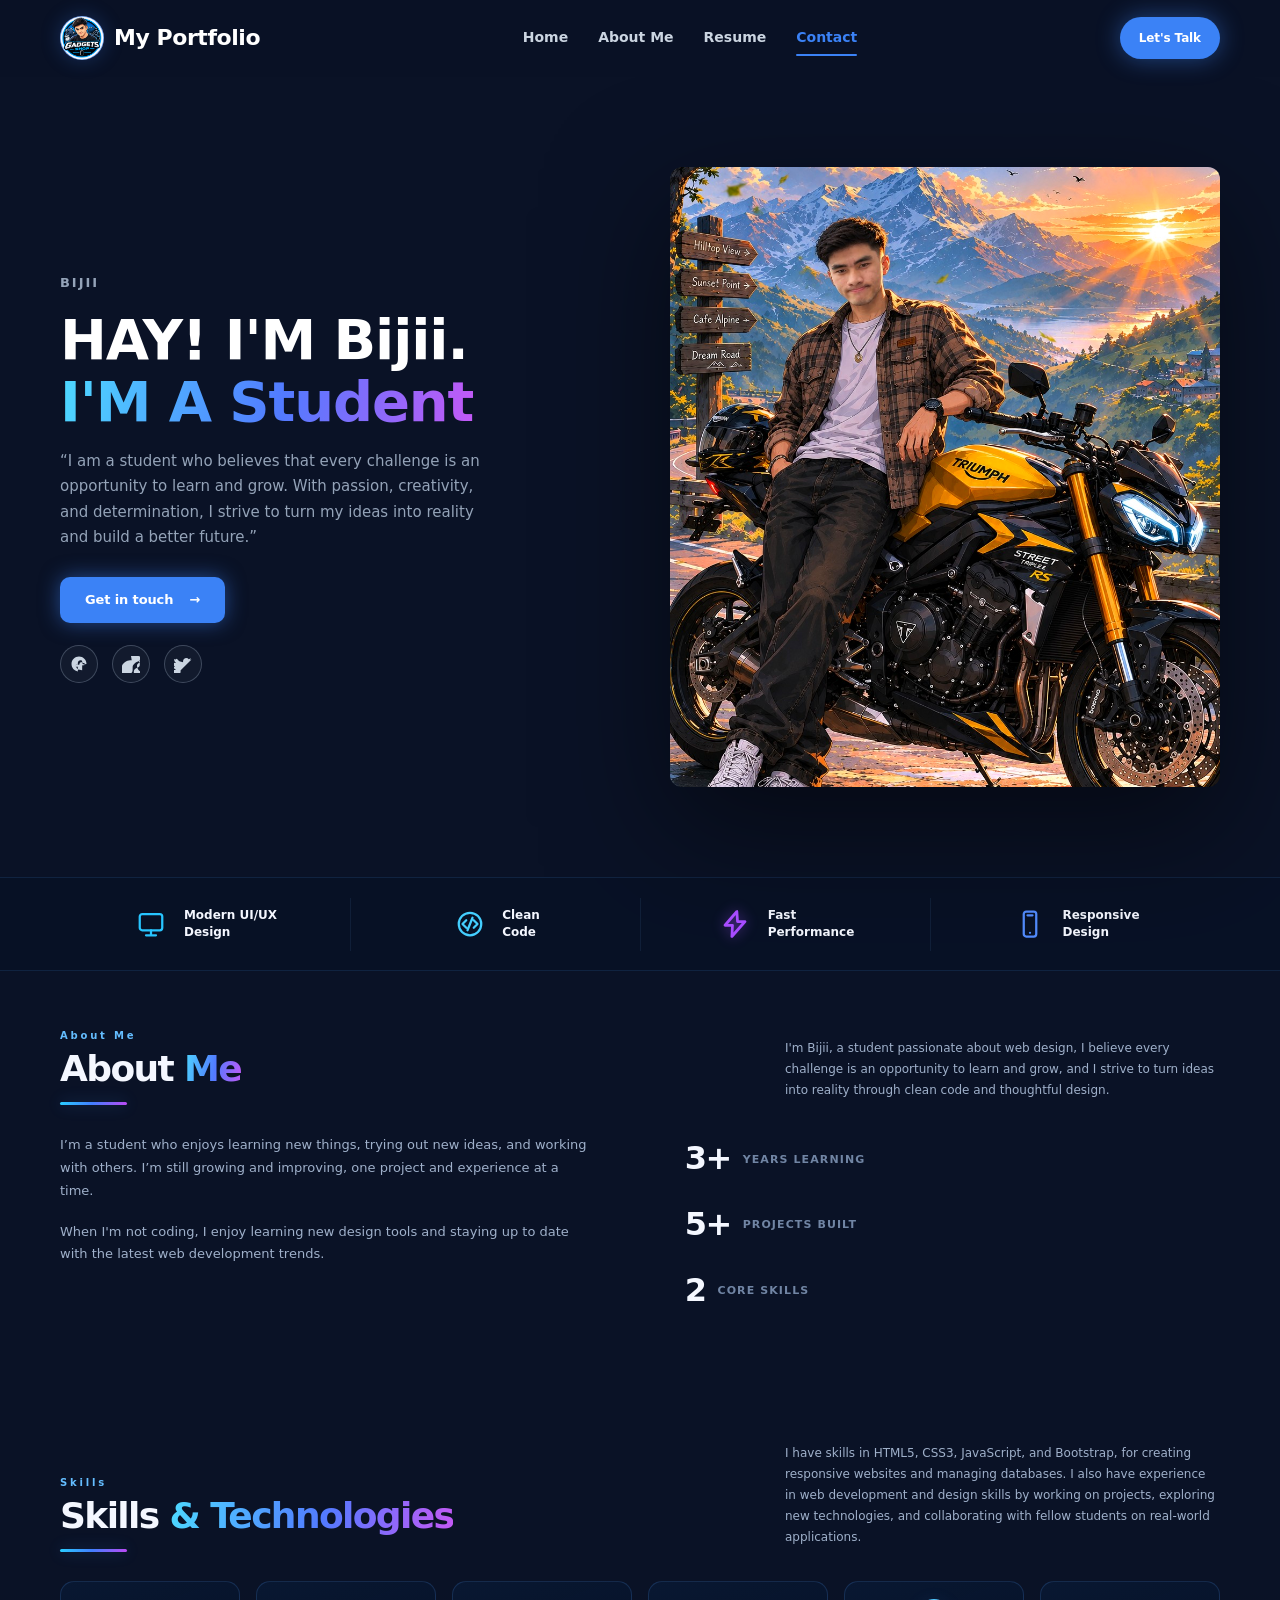
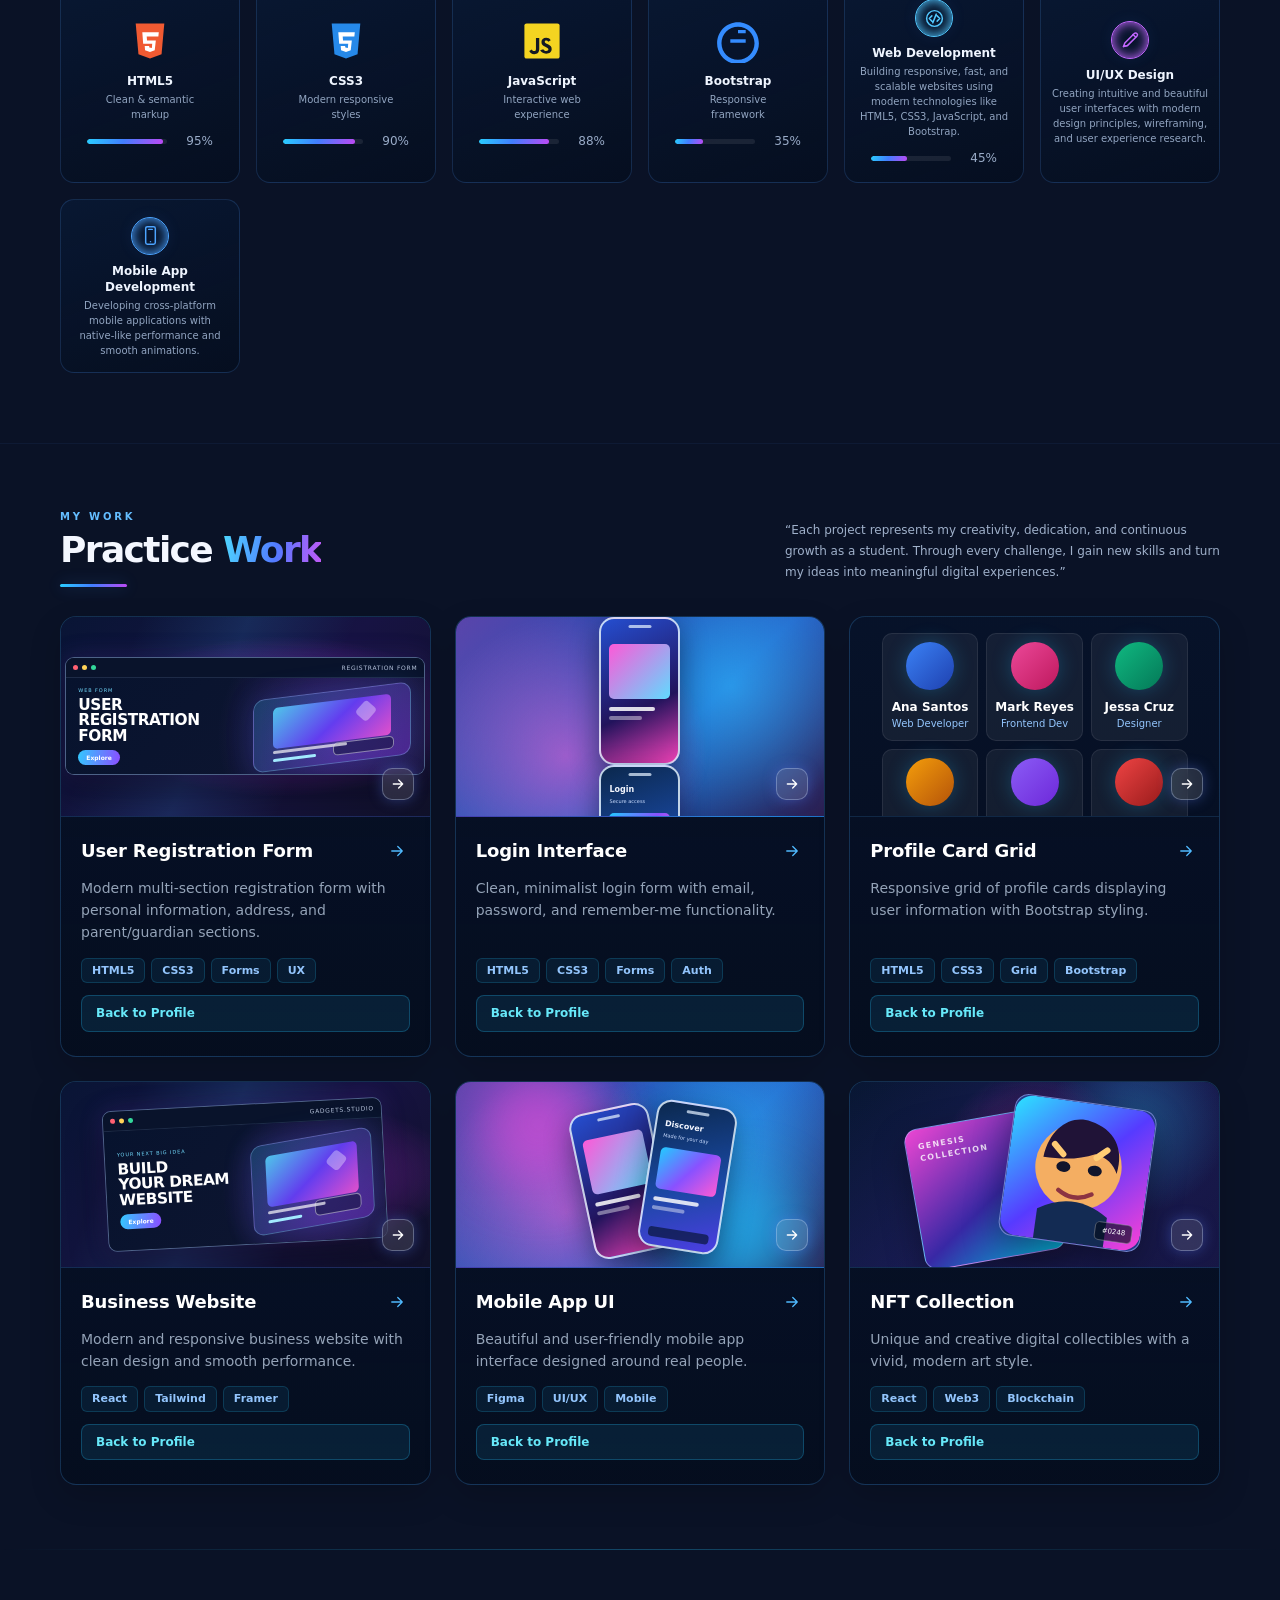
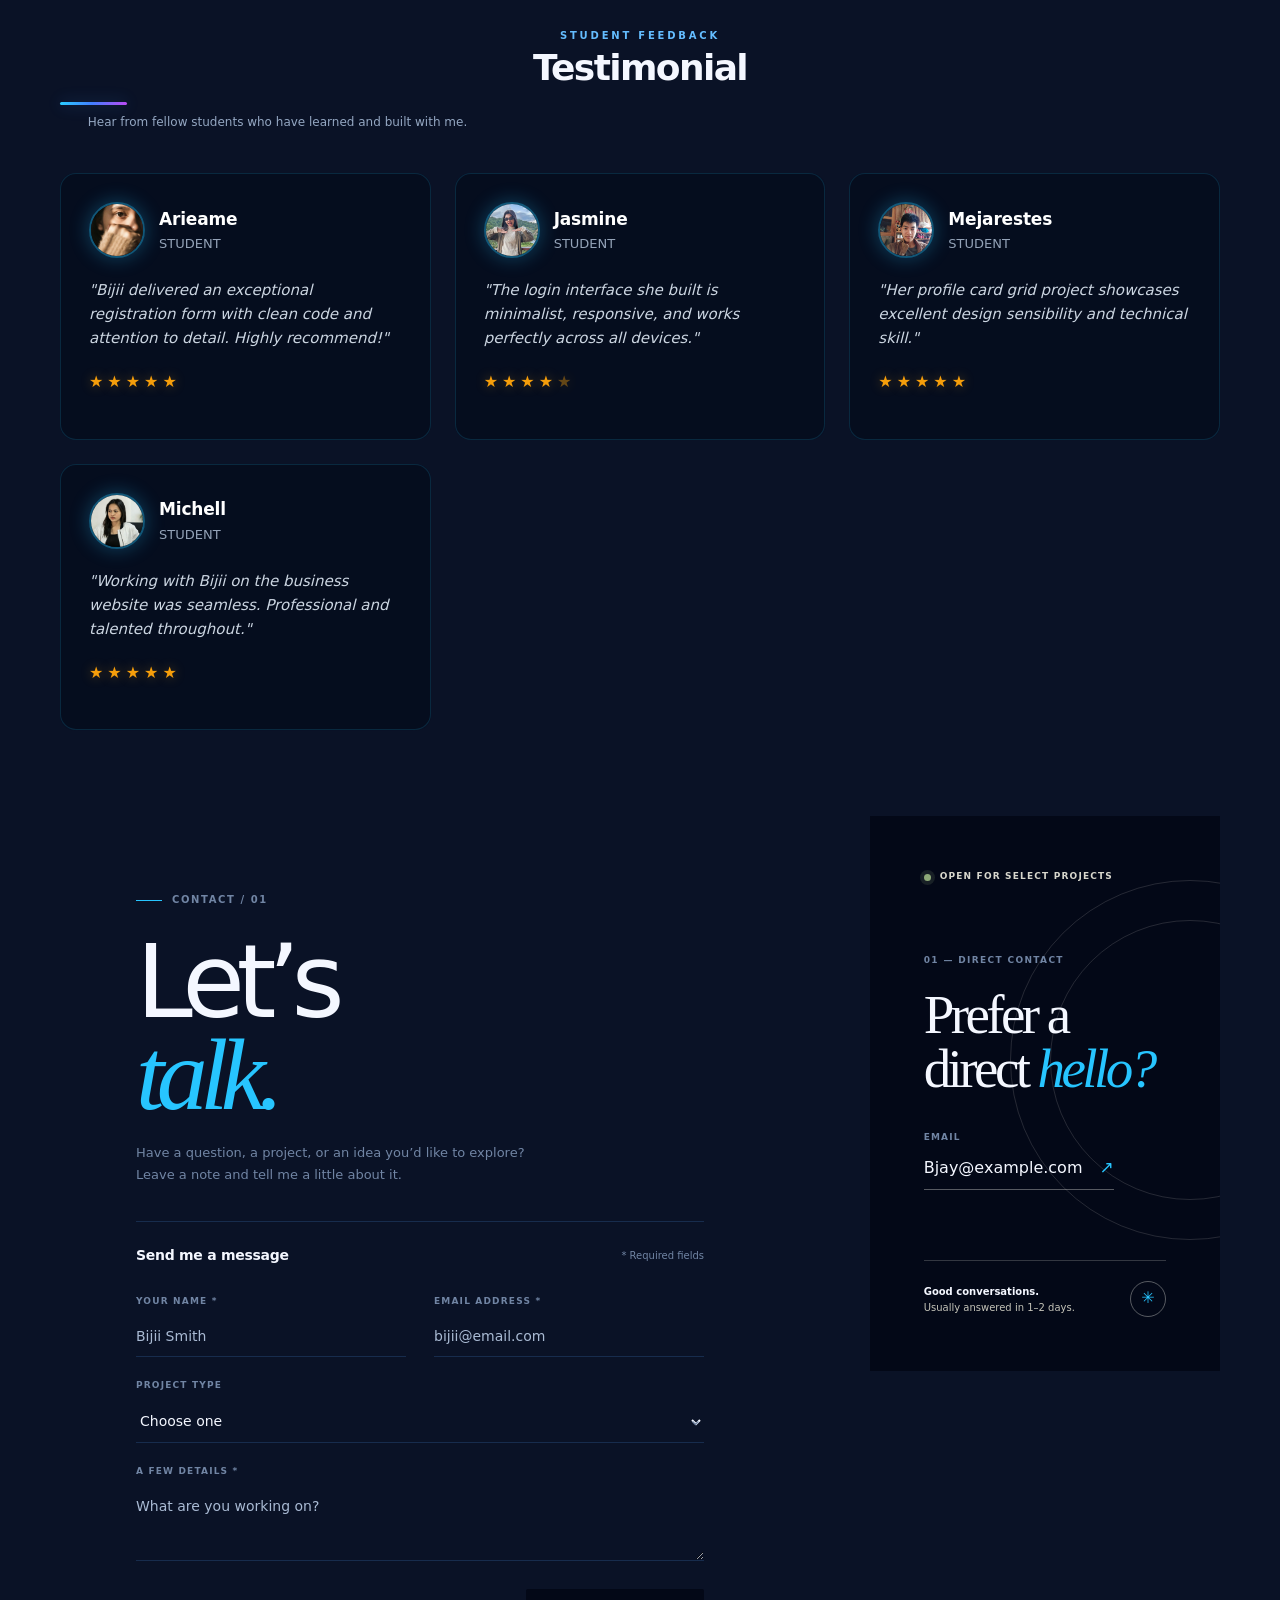
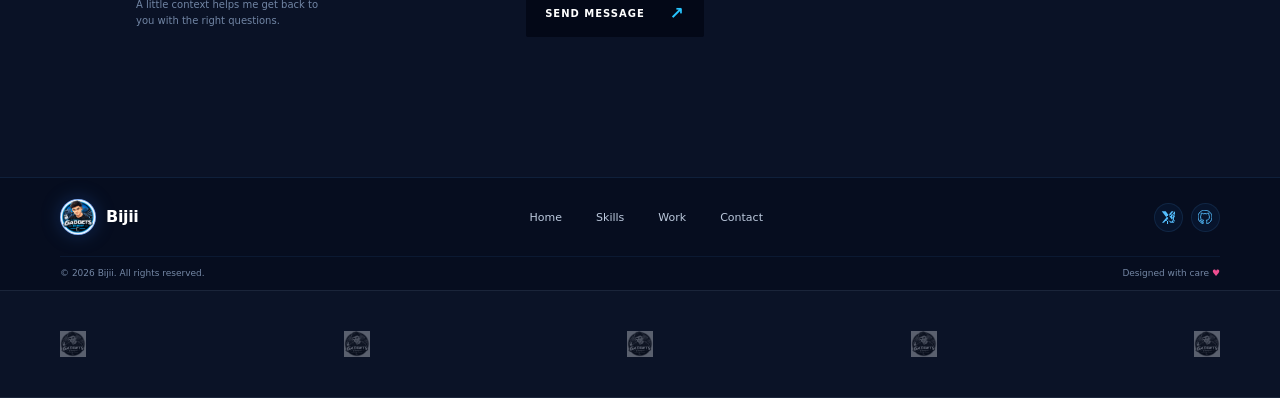
<file: index.html>
<!doctype html>
<html lang="en">
<head>
  <meta charset="utf-8">
  <meta name="viewport" content="width=device-width, initial-scale=1">
  <meta name="theme-color" content="#030817">
  <meta name="description" content="Gadgets Shop — creative web design, UI/UX and digital experiences.">
  <title>Portfolio —  Web System &amp; Tech</title>
  <link rel="icon" href="IMAGES/logo.png" type="image/png">
  <link rel="stylesheet" href="CSS/style.css">
  <link rel="stylesheet" href="CSS/work.css">
  <script src="JS/script.js" defer></script>
</head>
<body>
  <a class="skip-link" href="#main">Skip to content</a>
<!-- Start of home section -->
<header class="site-header" id="home">
  <div class="container nav-wrap">
    <a class="brand" href="#home" aria-label="My Portfolio home">
      <span class="brand__mark"><img src="IMAGES/logo.png" alt="My Portfolio logo" width="40" height="40"></span>
      <span class="brand__name">My Portfolio</span>
    </a>

    <nav class="main-nav" id="mainNav" aria-label="Main navigation">
      <a class="nav-link is-active" href="#home">Home</a>
      <a class="nav-link" href="#about">About Me</a>
      <a class="nav-link" href="#work">Resume</a>
      <a class="nav-link" href="#contact">Contact</a>
    </nav>
    <a class="button button--nav" href="#contact">Let's Talk</a>

    <button class="menu-toggle" id="menuToggle" type="button" aria-label="Open navigation" aria-expanded="false" aria-controls="mainNav"><span></span><span></span><span></span></button>
  </div>
</header>

<!-- Start of main section -->
<main id="main">
  <section class="hero section-shell" aria-labelledby="hero-title">
    <div class="container hero__grid">
      <div class="hero-copy">
        <p class="eyebrow">BIJII</p>
        <h1 id="hero-title">HAY! I'M Bijii.<br><span class="text-gradient">I'M A Student</span></h1>
        <p class="hero-copy__description">“I am a student who believes that every challenge is an opportunity to learn and grow. With passion, creativity, and determination, I strive to turn my ideas into reality and build a better future.”</p>
        <div class="hero-actions">
          <a class="button button--primary" href="#contact">Get in touch <span>→</span></a>
        </div>
        <div class="hero-social">
          <a href="#" aria-label="Facebook">
            <svg viewBox="0 0 24 24" aria-hidden="true"><path d="M22 12c0-5.52-4.48-10-10-10S2 6.48 2 12c0 4.99 3.66 9.12 8.44 9.88v-6.13h-2.54v-2.81h2.54v-1.97c0-2.49 1.5-3.88 3.61-3.88 1.18 0 2.17.83 2.17 1.5v2.23h3.28l-.53 2.81h-2.75v6.13h-3.66v-6.13c0-3.39 1.4-4.19 4.13-4.19v2.67c-.24 1.03-.47 2.06-.47 3.52v4.61c-4.78-.33-8.44-1.89-8.44-6.88z"/></svg>
          </a>
          <a href="#" aria-label="Instagram">
            <svg viewBox="0 0 24 24" aria-hidden="true"><path d="M12 2.163c3.204 0 3.584.012 4.85.073 3.252.144 4.771 1.691 4.919 4.529.033.641.308 1.138.707 1.567.216.23.327.339.376.386.096.093.156.164.223.255.394.555.594 1.153.636 1.796.045.695.066 1.436.038 2.076-.026.652-.15 1.36-.536 2.047-.41.727-1.256 1.549-2.935 2.14-1.07.377-2.062 1.033-2.924 1.627-.48.328-.786.749-1.192 1.56-.166.33-.26.68-.316 1.02-.069.417-.095 1.326-.088 2.028.007.787.041 1.981.128 2.427.047.238.114.436.183.585.137.296.302.572.486.826.445.622 1.054 1.178 1.739 1.546 1.082.584 2.268.918 3.809.923 1.193.005 1.91-.032 2.231-.061.435-.039.829-.139 1.163-.312.466-.242.844-.609 1.215-1.248.417-.721.653-1.593.627-2.397-.026-.817-.177-1.624-.642-2.326-.393-.591-.991-.993-1.572-1.162-1.027-.3-2.086-.948-3.112-2.192-.786-.951-1.479-2.363-1.841-3.972-.206-.914-.241-1.847-.153-2.344.042-.236.12-.448.199-.622.168-.374.396-.711.644-1.007.578-.689 1.344-1.307 2.188-1.751 1.272-.671 2.724-.996 4.477-.998z"/><path d="M12 1.294c5.934 0 8.755.051 9.923.119 1.084.062 1.641.332 1.834.553.216.25.277.394.325.459.084.114.144.199.177.302.183.573.252 1.158.209 1.723-.045.588-.212 1.374-.714 2.137-.508.773-1.537 1.675-3.528 2.415-1.258.468-2.511 1.428-3.72 2.505-.674.599-1.112 1.284-1.69 2.148-.248.372-.383.764-.466 1.172-.105.517-.157 1.726-.155 3.091.002 1.758-.025 2.676-.118 3.285-.052.347-.136.663-.232.901-.207.516-.475.992-.781 1.384-.738.942-1.756 1.78-2.904 2.362-1.148.582-2.493 1.046-4.293 1.13-1.798.083-2.884-.072-3.375-.198-.571-.145-1.026-.365-1.425-.707-.567-.485-1.006-1.122-1.307-1.861-.19-.491-.285-.99-.343-1.49-.073-.632-.092-1.525-.088-2.974.004-1.692.027-2.564.085-3.108.032-.298.079-.563.129-.781.097-.419.221-.811.37-1.191.354-.911.83-1.745 1.414-2.515.584-.771 1.258-1.49 2.023-2.088 1.152-.894 2.479-1.71 3.948-2.385 1.104-.507 2.272-.789 3.59-.811 1.317-.021 2.026-.033 2.03-.033z"/></svg>
          </a>
          <a href="#" aria-label="Twitter">
            <svg viewBox="0 0 24 24" aria-hidden="true"><path d="M23.344 6.152c-.784.348-1.63.586-2.492.727.904-.542 1.516-1.439 1.574-2.451-.847.502-1.787.875-2.81 1.08-.797-.849-1.933-1.387-3.192-1.387-2.417 0-4.38 1.962-4.38 4.38 0 .352.04.696.107 1.03-3.638-.183-6.864-1.924-8.182-4.567-.754.129-1.466.385-2.051.902-.62-.022-1.202-.158-1.738-.387v.055c0 2.105 1.065 3.965 2.58 5.172-1.004-.03-1.947-.166-2.786-.4-.347.596-.54 1.278-.54 2.014 0 1.478.746 2.785 1.874 3.548-.737-.023-1.434-.23-2.056-.572v.02c0 2.091 1.489 3.832 3.413 4.226-1.452.39-2.993.602-4.568.575-.14.518-.22 1.049-.22 1.617 0 1.516.782 2.859 1.946 3.644-.757.189-1.518.285-2.292.159-.019-.014-.037-.028-.055-.042-.606.957-1.797 1.604-3.036 1.604-.193 0-.384-.01-.576-.03.222.636.72 1.101 1.292 1.218-1.472.132-2.872-.664-3.75-1.814.614 1.918 2.403 3.316 4.448 3.358-1.547 1.212-3.507 1.936-5.596 1.936-.364 0-.722-.025-1.08-.068 2.016 1.296 4.377 2.061 6.887 2.061 8.27 0 12.781-6.846 12.781-12.781 0-.195-.01-.386-.026-.577a8.36 8.36 0 0 0 2.108-2.138"/></svg>
          </a>
        </div>
      </div>

      <div class="hero-visual">
        <div class="hero-glow"></div>
        <div class="hero-circles">
          <div class="circle c1"></div>
          <div class="circle c2"></div>
          <div class="circle c3"></div>
        </div>
        <img src="IMAGES/profile.jpg" alt="Portrait of Bijii" class="portrait">
      </div>
    </div>
  </section>

<!-- Start of features section -->
    <section class="feature-strip" aria-label="What I bring to every project">
      <div class="container feature-strip__grid">
        <div class="feature-item">
          <span class="feature-item__icon feature-item__icon--monitor"><svg viewBox="0 0 24 24" aria-hidden="true"><rect x="3" y="4" width="18" height="13" rx="2"/><path d="M8 21h8m-4-4v4"/></svg></span>
          <b>Modern UI/UX<br>Design</b>
        </div>
        <div class="feature-item">
          <span class="feature-item__icon feature-item__icon--code"><svg viewBox="0 0 24 24" aria-hidden="true"><circle cx="12" cy="12" r="9"/><path d="m9 9-3 3 3 3m6-6 3 3-3 3m-1-8-4 10"/></svg></span>
          <b>Clean<br>Code</b>
        </div>
        <div class="feature-item">
          <span class="feature-item__icon feature-item__icon--bolt"><svg viewBox="0 0 24 24" aria-hidden="true"><path d="M13.5 2 4 13h6l-.5 9L20 10h-6l-.5-8Z"/></svg></span>
          <b>Fast<br>Performance</b>
        </div>
        <div class="feature-item">
          <span class="feature-item__icon feature-item__icon--phone"><svg viewBox="0 0 24 24" aria-hidden="true"><rect x="7" y="2" width="10" height="20" rx="2"/><path d="M10 5h4m-2 14h.01"/></svg></span>
          <b>Responsive<br>Design</b>
        </div>
      </div>
    </section>

<!-- Start of about section -->
    <section class="content-section about-section" id="about" aria-labelledby="about-title">
      <div class="container">
        <div class="section-heading section-heading--split">
          <div>
            <p class="section-kicker">About Me</p>
            <h2 id="about-title">About <span class="text-gradient">Me</span></h2>
            <span class="heading-underline"></span>
          </div>
          <p class="section-heading__copy">I'm Bijii, a student passionate about web design, I believe every challenge is an opportunity to learn and grow, and I strive to turn ideas into reality through clean code and thoughtful design.</p>
        </div>
        <div class="about-grid">
          <div class="about-copy">
            <p>I’m a student who enjoys learning new things, trying out new ideas, and working with others. I’m still growing and improving, one project and experience at a time.</p>
            <p>When I'm not coding, I enjoy learning new design tools and staying up to date with the latest web development trends.</p>
          </div>
          <div class="about-stats">
            <div class="about-stat">
              <span class="about-stat__val">3+</span>
              <span class="about-stat__label">Years Learning</span>
            </div>
            <div class="about-stat">
              <span class="about-stat__val">5+</span>
              <span class="about-stat__label">Projects Built</span>
            </div>
            <div class="about-stat">
              <span class="about-stat__val">2</span>
              <span class="about-stat__label">Core Skills</span>
            </div>
          </div>
        </div>
      </div>
    </section>

<!-- Start of skills section -->
    <section class="content-section skills-section" id="skills" aria-labelledby="skills-title">
      <div class="container">
        <div class="section-heading section-heading--split">
          <div>
            <p class="section-kicker">Skills</p>
            <h2 id="skills-title">Skills <span class="text-gradient">&amp; Technologies</span></h2>
            <span class="heading-underline"></span>
          </div>
          <p class="section-heading__copy">I have skills in HTML5, CSS3, JavaScript, and Bootstrap, for creating responsive websites and managing databases. I also have experience in web development and design skills by working on projects, exploring new technologies, and collaborating with fellow students on real-world applications.</p>
        </div>

        <div class="skills-grid">
          <article class="skill-card">
            <span class="skill-icon skill-icon--html"><svg viewBox="0 0 40 40" aria-hidden="true"><path d="M7 4h26l-2.5 28L20 36l-10.5-4L7 4Z"/><path class="icon-cutout" d="M13 12h15l-.4 4H17l.3 3.5h8l-1 9L20 30l-4.5-1.5-.3-4h4l.2 1.3 2.3.6.3-4H13.8L13 12Z"/></svg></span>
            <h3>HTML5</h3><p>Clean &amp; semantic<br>markup</p>
            <div class="skill-scale" role="img" aria-label="HTML5 proficiency 95 percent">
              <div class="skill-scale__bar"><span class="skill-scale__fill" style="--p:95%"></span></div>
              <span class="skill-scale__val">95%</span>
            </div>
          </article>
          <article class="skill-card">
            <span class="skill-icon skill-icon--css"><svg viewBox="0 0 40 40" aria-hidden="true"><path d="M7 4h26l-2.5 28L20 36l-10.5-4L7 4Z"/><path class="icon-cutout" d="M13 12h15l-.4 4H17l.3 3.5h8l-1 9L20 30l-4.5-1.5-.3-4h4l.2 1.3 2.3.6.3-4H13.8L13 12Z"/></svg></span>
            <h3>CSS3</h3><p>Modern responsive<br>styles</p>
            <div class="skill-scale" role="img" aria-label="CSS3 proficiency 90 percent">
              <div class="skill-scale__bar"><span class="skill-scale__fill" style="--p:90%"></span></div>
              <span class="skill-scale__val">90%</span>
            </div>
          </article>
          <article class="skill-card">
            <span class="skill-icon skill-icon--js"><svg viewBox="0 0 40 40" aria-hidden="true"><rect x="4" y="4" width="32" height="32" rx="2"/><path class="icon-cutout" d="M21.2 27.4c.6 1 1.3 1.7 2.7 1.7 1.2 0 1.9-.6 1.9-1.5 0-1-.8-1.4-2.1-2l-.7-.3c-2.1-.9-3.5-2-3.5-4.4 0-2.2 1.7-3.9 4.3-3.9 1.8 0 3.2.6 4.1 2.3l-2.2 1.4c-.5-.9-1-1.2-1.9-1.2-.8 0-1.3.5-1.3 1.2 0 .8.5 1.2 1.7 1.7l.7.3c2.5 1.1 3.9 2.1 3.9 4.6 0 2.7-2.1 4.2-5 4.2-2.8 0-4.6-1.3-5.5-3l2.9-1.1Zm-10.4.3c.5.8 1 1.5 2.1 1.5 1 0 1.6-.4 1.6-2v-10h3v10.1c0 3.2-1.9 4.7-4.5 4.7-2.4 0-3.8-1.3-4.6-2.9l2.4-1.4Z"/></svg></span>
            <h3>JavaScript</h3><p>Interactive web<br>experience</p>
            <div class="skill-scale" role="img" aria-label="JavaScript proficiency 88 percent">
              <div class="skill-scale__bar"><span class="skill-scale__fill" style="--p:88%"></span></div>
              <span class="skill-scale__val">88%</span>
            </div>
          </article>
          <article class="skill-card">
            <span class="skill-icon skill-icon--bootstrap"><svg viewBox="0 0 40 40" aria-hidden="true"><path d="M20 3C9.5 3 1 11.5 1 22s8.5 19 19 19 19-8.5 19-19S30.5 3 20 3zm0 34C11.7 37 5 30.3 5 22S11.7 7 20 7s15 6.7 15 15-6.7 15-15 15z"/><path d="M13 21.5v-3h14v3h-14zm7-8.5v-3h7v3h-7z"/></svg></span>
            <h3>Bootstrap</h3><p>Responsive<br>framework</p>
            <div class="skill-scale" role="img" aria-label="Bootstrap proficiency 35 percent">
              <div class="skill-scale__bar"><span class="skill-scale__fill" style="--p:35%"></span></div>
              <span class="skill-scale__val">35%</span>
            </div>
          </article>

          <article class="skill-card">
            <span class="skill-icon service-icon service-icon--web"><svg viewBox="0 0 24 24" aria-hidden="true"><circle cx="12" cy="12" r="9"/><path d="m9 9-3 3 3 3m6-6 3 3-3 3m-1-8-4 10"/></svg></span>
            <h3>Web Development</h3><p>Building responsive, fast, and scalable websites using modern technologies like HTML5, CSS3, JavaScript, and Bootstrap.</p>
            <div class="skill-scale" role="img" aria-label="Web Development proficiency 45 percent">
              <div class="skill-scale__bar"><span class="skill-scale__fill" style="--p:45%"></span></div>
              <span class="skill-scale__val">45%</span>
            </div>
          </article>
          <article class="skill-card">
            <span class="skill-icon service-icon service-icon--design"><svg viewBox="0 0 24 24" aria-hidden="true"><path d="m4 20 4.5-1 10.8-10.8a2.1 2.1 0 0 0-3-3L5.5 16 4 20Z"/><path d="m14.8 6.2 3 3M4 20l4.5-1"/></svg></span>
            <h3>UI/UX Design</h3><p>Creating intuitive and beautiful user interfaces with modern design principles, wireframing, and user experience research.</p>
          </article>
          <article class="skill-card">
            <span class="skill-icon service-icon service-icon--mobile"><svg viewBox="0 0 24 24" aria-hidden="true"><rect x="6.5" y="2" width="11" height="20" rx="2"/><path d="M10 5h4m-2 14h.01"/></svg></span>
            <h3>Mobile App Development</h3><p>Developing cross-platform mobile applications with native-like performance and smooth animations.</p>
          </article>
        </div>
      </div>
    </section>

<!-- Start of work section -->
    <section class="content-section work-section" id="work" aria-labelledby="work-title">
      <div class="container">
        <div class="section-heading section-heading--split">
          <div>
            <p class="section-kicker">MY WORK</p>
            <h2 id="work-title">Practice <span class="text-gradient">Work</span></h2>
            <span class="heading-underline"></span>
          </div>
          <p class="section-heading__copy">“Each project represents my creativity, dedication, and continuous growth as a student. Through every challenge, I gain new skills and turn my ideas into meaningful digital experiences.”</p>
        </div>

        <div class="projects-grid">
          <article class="project-card">
            <a class="project-art project-art--business" href="Works/EGISTRATION FORM.html" aria-label="View user registration form project">
              <div class="mock-browser">
                <div class="mock-browser__top"><span></span><span></span><span></span><i>REGISTRATION FORM</i></div>
                <div class="mock-business">
                  <div class="mock-business__copy"><small>WEB FORM</small><b>User<br>Registration<br>Form</b><span class="mock-cta">Explore</span></div>
                  <div class="mock-business__shape"><span></span><i></i><b></b></div>
                </div>
              </div>
              <span class="project-art__arrow"><svg viewBox="0 0 24 24" aria-hidden="true"><path d="M5 12h14m-6-6 6 6-6 6"/></svg></span>
            </a>
            <div class="project-info">
              <div class="project-info__title"><h3>User Registration Form</h3><a href="Works/EGISTRATION FORM.html" aria-label="View registration form project"><svg viewBox="0 0 24 24" aria-hidden="true"><path d="M5 12h14m-6-6 6 6-6 6"/></svg></a></div>
              <p>Modern multi-section registration form with personal information, address, and parent/guardian sections.</p>
              <div class="tag-list"><span>HTML5</span><span>CSS3</span><span>Forms</span><span>UX</span></div>
              <a href="index.html" class="back-btn">Back to Profile</a>
            </div>
          </article>

          <article class="project-card">
            <a class="project-art project-art--mobile" href="Works/login.html" aria-label="View login interface project">
              <div class="app-glow app-glow--one"></div><div class="app-glow app-glow--two"></div>
              <div class="phone-mock phone-mock--back"><span class="phone-mock__speaker"></span><i></i><b></b><em></em></div>
              <div class="phone-mock phone-mock--front"><span class="phone-mock__speaker"></span><strong>Login</strong><small>Secure access</small><i></i><b></b><em></em><span class="phone-mock__nav"></span></div>
              <span class="project-art__arrow"><svg viewBox="0 0 24 24" aria-hidden="true"><path d="M5 12h14m-6-6 6 6-6 6"/></svg></span>
            </a>
            <div class="project-info">
              <div class="project-info__title"><h3>Login Interface</h3><a href="Works/login.html" aria-label="View login interface project"><svg viewBox="0 0 24 24" aria-hidden="true"><path d="M5 12h14m-6-6 6 6-6 6"/></svg></a></div>
              <p>Clean, minimalist login form with email, password, and remember-me functionality.</p>
              <div class="tag-list"><span>HTML5</span><span>CSS3</span><span>Forms</span><span>Auth</span></div>
              <a href="index.html" class="back-btn">Back to Profile</a>
            </div>
          </article>

          <article class="project-card">
            <a class="project-art project-art--profile-grid" href="Works/Profile-Card.html" aria-label="View profile card grid project">
              <div class="profile-grid-preview">
                <div class="profile-card-preview">
                  <div class="avatar-preview avatar-preview--one"></div>
                  <div class="preview-info">
                    <div class="preview-name">Ana Santos</div>
                    <div class="preview-role">Web Developer</div>
                  </div>
                </div>
                <div class="profile-card-preview">
                  <div class="avatar-preview avatar-preview--two"></div>
                  <div class="preview-info">
                    <div class="preview-name">Mark Reyes</div>
                    <div class="preview-role">Frontend Dev</div>
                  </div>
                </div>
                <div class="profile-card-preview">
                  <div class="avatar-preview avatar-preview--three"></div>
                  <div class="preview-info">
                    <div class="preview-name">Jessa Cruz</div>
                    <div class="preview-role">Designer</div>
                  </div>
                </div>
                <div class="profile-card-preview">
                  <div class="avatar-preview avatar-preview--four"></div>
                  <div class="preview-info">
                    <div class="preview-name">Carl Dizon</div>
                    <div class="preview-role">Programmer</div>
                  </div>
                </div>
                <div class="profile-card-preview">
                  <div class="avatar-preview avatar-preview--five"></div>
                  <div class="preview-info">
                    <div class="preview-name">Mika Tan</div>
                    <div class="preview-role">Learner</div>
                  </div>
                </div>
                <div class="profile-card-preview">
                  <div class="avatar-preview avatar-preview--six"></div>
                  <div class="preview-info">
                    <div class="preview-name">John Lim</div>
                    <div class="preview-role">Enthusiast</div>
                  </div>
                </div>
              </div>
              <span class="project-art__arrow"><svg viewBox="0 0 24 24" aria-hidden="true"><path d="M5 12h14m-6-6 6 6-6 6"/></svg></span>
            </a>
            <div class="project-info">
              <div class="project-info__title"><h3>Profile Card Grid</h3><a href="Works/Profile-Card.html" aria-label="View profile card grid project"><svg viewBox="0 0 24 24" aria-hidden="true"><path d="M5 12h14m-6-6 6 6-6 6"/></svg></a></div>
              <p>Responsive grid of profile cards displaying user information with Bootstrap styling.</p>
              <div class="tag-list"><span>HTML5</span><span>CSS3</span><span>Grid</span><span>Bootstrap</span></div>
              <a href="index.html" class="back-btn">Back to Profile</a>
            </div>
          </article>

          <article class="project-card">
            <a class="project-art project-art--business" href="#contact" aria-label="Discuss a business website project">
              <div class="mock-browser">
                <div class="mock-browser__top"><span></span><span></span><span></span><i>GADGETS.STUDIO</i></div>
                <div class="mock-business">
                  <div class="mock-business__copy"><small>YOUR NEXT BIG IDEA</small><b>Build<br>your dream<br>website</b><span class="mock-cta">Explore</span></div>
                  <div class="mock-business__shape"><span></span><i></i><b></b></div>
                </div>
              </div>
              <span class="project-art__arrow"><svg viewBox="0 0 24 24" aria-hidden="true"><path d="M5 12h14m-6-6 6 6-6 6"/></svg></span>
            </a>
            <div class="project-info">
              <div class="project-info__title"><h3>Business Website</h3><a href="#contact" aria-label="Ask about a business website"><svg viewBox="0 0 24 24" aria-hidden="true"><path d="M5 12h14m-6-6 6 6-6 6"/></svg></a></div>
              <p>Modern and responsive business website with clean design and smooth performance.</p>
              <div class="tag-list"><span>React</span><span>Tailwind</span><span>Framer</span></div>
              <a href="index.html" class="back-btn">Back to Profile</a>
            </div>
          </article>

          <article class="project-card">
            <a class="project-art project-art--mobile" href="#contact" aria-label="Discuss a mobile app UI project">
              <div class="app-glow app-glow--one"></div><div class="app-glow app-glow--two"></div>
              <div class="phone-mock phone-mock--back"><span class="phone-mock__speaker"></span><i></i><b></b><em></em></div>
              <div class="phone-mock phone-mock--front"><span class="phone-mock__speaker"></span><strong>Discover</strong><small>Made for your day</small><i></i><b></b><em></em><span class="phone-mock__nav"></span></div>
              <span class="project-art__arrow"><svg viewBox="0 0 24 24" aria-hidden="true"><path d="M5 12h14m-6-6 6 6-6 6"/></svg></span>
            </a>
            <div class="project-info">
              <div class="project-info__title"><h3>Mobile App UI</h3><a href="#contact" aria-label="Ask about a mobile app UI"><svg viewBox="0 0 24 24" aria-hidden="true"><path d="M5 12h14m-6-6 6 6-6 6"/></svg></a></div>
              <p>Beautiful and user-friendly mobile app interface designed around real people.</p>
              <div class="tag-list"><span>Figma</span><span>UI/UX</span><span>Mobile</span></div>
              <a href="index.html" class="back-btn">Back to Profile</a>
            </div>
          </article>

          <article class="project-card">
            <a class="project-art project-art--nft" href="#contact" aria-label="Discuss a digital art collection project">
              <div class="nft-frame nft-frame--back"><span>GENESIS<br>COLLECTION</span></div>
              <div class="nft-frame nft-frame--front">
                <svg viewBox="0 0 160 160" aria-hidden="true"><defs><linearGradient id="apeBg" x1="0" y1="0" x2="1" y2="1"><stop stop-color="#2be4ff"/><stop offset=".5" stop-color="#563bff"/><stop offset="1" stop-color="#fb40d5"/></linearGradient></defs><rect width="160" height="160" rx="20" fill="url(#apeBg)"/><circle cx="80" cy="73" r="49" fill="#f4ae62"/><path d="M39 67c3-35 26-52 48-47 27 5 42 25 37 55-5-11-14-17-27-19-18 9-37 11-58 11Z" fill="#201337"/><ellipse cx="63" cy="75" rx="8" ry="6" fill="#11152c"/><ellipse cx="99" cy="75" rx="8" ry="6" fill="#11152c"/><path d="M61 102q19 12 38 0" fill="none" stroke="#8c3342" stroke-width="5" stroke-linecap="round"/><path d="M40 126q40-26 80 0v34H40Z" fill="#132b53"/><path d="m50 51 11 10m49-11-11 10" stroke="#ffcc74" stroke-width="7" stroke-linecap="round"/></svg>
                <span class="nft-frame__label">#0248</span>
              </div>
              <span class="project-art__arrow"><svg viewBox="0 0 24 24" aria-hidden="true"><path d="M5 12h14m-6-6 6 6-6 6"/></svg></span>
            </a>
            <div class="project-info">
              <div class="project-info__title"><h3>NFT Collection</h3><a href="#contact" aria-label="Ask about a digital art collection"><svg viewBox="0 0 24 24" aria-hidden="true"><path d="M5 12h14m-6-6 6 6-6 6"/></svg></a></div>
              <p>Unique and creative digital collectibles with a vivid, modern art style.</p>
              <div class="tag-list"><span>React</span><span>Web3</span><span>Blockchain</span></div>
              <a href="index.html" class="back-btn">Back to Profile</a>
            </div>
          </article>
        </div>
      </div>
    </section>

<!-- Start of testimonial section -->
    <section class="testimonial-section" aria-labelledby="testimonial-title" id="testimonial">
      <div class="container">
        <div class="section-heading section-heading--center">
          <div>
            <p class="section-kicker">STUDENT FEEDBACK</p>
            <h2 id="testimonial-title">Testimonial <span class="text-gradient"></span></h2>
            <span class="heading-underline"></span>
          </div>
          <p class="section-heading__copy">Hear from fellow students who have learned and built with me.</p>
        </div>

        <div class="testimonial-grid">
          <article class="testimonial-card">
            <div class="testimonial-profile">
              <img src="../IMAGES/Arieame tes1.jpg" alt="Arieame" class="testimonial-avatar">
              <div class="testimonial-info">
                <h4>Arieame</h4>
                <p class="testimonial-role">STUDENT</p>
              </div>
            </div>
            <div class="testimonial-content">
              <p>"Bijii delivered an exceptional registration form with clean code and attention to detail. Highly recommend!"</p>
            </div>
            <div class="testimonial-rating">
              <span class="star">★</span><span class="star">★</span><span class="star">★</span><span class="star">★</span><span class="star">★</span>
            </div>
          </article>

          <article class="testimonial-card">
            <div class="testimonial-profile">
              <img src="../IMAGES/jasmine tes2.jpg" alt="Jasmine" class="testimonial-avatar">
              <div class="testimonial-info">
                <h4>Jasmine</h4>
                <p class="testimonial-role">STUDENT</p>
              </div>
            </div>
            <div class="testimonial-content">
              <p>"The login interface she built is minimalist, responsive, and works perfectly across all devices."</p>
            </div>
            <div class="testimonial-rating">
              <span class="star">★</span><span class="star">★</span><span class="star">★</span><span class="star">★</span><span class="star" style="opacity:.4">★</span>
            </div>
          </article>

          <article class="testimonial-card">
            <div class="testimonial-profile">
              <img src="../IMAGES/mejarestes 3.jpg" alt="Mejarestes" class="testimonial-avatar">
              <div class="testimonial-info">
                <h4>Mejarestes</h4>
                <p class="testimonial-role">STUDENT</p>
              </div>
            </div>
            <div class="testimonial-content">
              <p>"Her profile card grid project showcases excellent design sensibility and technical skill."</p>
            </div>
            <div class="testimonial-rating">
              <span class="star">★</span><span class="star">★</span><span class="star">★</span><span class="star">★</span><span class="star">★</span>
            </div>
          </article>

          <article class="testimonial-card">
            <div class="testimonial-profile">
              <img src="../IMAGES/michell tes4.jpg" alt="Michell" class="testimonial-avatar">
              <div class="testimonial-info">
                <h4>Michell</h4>
                <p class="testimonial-role">STUDENT</p>
              </div>
            </div>
            <div class="testimonial-content">
              <p>"Working with Bijii on the business website was seamless. Professional and talented throughout."</p>
            </div>
            <div class="testimonial-rating">
              <span class="star">★</span><span class="star">★</span><span class="star">★</span><span class="star">★</span><span class="star">★</span>
            </div>
          </article>
        </div>
      </div>
    </section>

<!-- Start of contact section -->
    <section class="contact-section" id="contact" aria-labelledby="contact-title">
      <div class="container contact-grid">
        <div class="contact-main">
          <div class="contact-eyebrow">Contact / 01</div>
          <h2 id="contact-title">Let’s<br /><em>talk.</em></h2>
          <p class="contact-intro">Have a question, a project, or an idea you’d like to explore? Leave a note and tell me a little about it.</p>
          <div class="contact-form-rule"></div>
          <div class="contact-form-heading">
            <strong>Send me a message</strong>
            <span>* Required fields</span>
          </div>
          <form class="contact-form-ui" id="contactForm" aria-label="Contact form UI">
            <div class="contact-fields">
              <div class="contact-field">
                <label for="contactName">Your name *</label>
                <input id="contactName" name="name" type="text" placeholder="Bijii Smith" required>
              </div>
              <div class="contact-field">
                <label for="contactEmail">Email address *</label>
                <input id="contactEmail" name="email" type="email" placeholder="bijii@email.com" required>
              </div>
            </div>
            <div class="contact-field">
              <label for="contactProject">Project type</label>
              <div class="contact-select-wrap">
                <select id="contactProject" name="project">
                  <option value="" selected disabled>Choose one</option>
                  <option>Brand identity</option>
                  <option>Website / digital</option>
                  <option>Campaign / art direction</option>
                  <option>Something else</option>
                </select>
              </div>
            </div>
            <div class="contact-field">
              <label for="contactMessage">A few details *</label>
              <textarea id="contactMessage" name="message" placeholder="What are you working on?" required></textarea>
            </div>
            <div class="contact-form-bottom">
              <span class="contact-form-note">A little context helps me get back to you with the right questions.</span>
              <button class="contact-send-button" type="submit">Send message <span>↗</span></button>
            </div>
          </form>
          <p class="form-note" id="formNote" aria-live="polite"></p>
        </div>
        <aside class="contact-detail" aria-label="Contact details">
          <div class="contact-availability"><i></i> Open for select projects</div>
          <div class="contact-detail-content">
            <div class="contact-detail-index">01 — Direct contact</div>
            <h3 class="contact-detail-title">Prefer a direct <em>hello?</em></h3>
            <div class="contact-email-label">Email</div>
            <div class="contact-email-text">Bjay@example.com <span>↗</span></div>
          </div>
          <div class="contact-detail-footer">
            <p><strong>Good conversations.</strong><br />Usually answered in 1–2 days.</p>
            <span class="contact-stamp" aria-hidden="true">✳</span>
          </div>
        </aside>
      </div>
    </section>
  </main>

<!-- Start of footer section -->
  <footer class="site-footer">
    <div class="container footer-main">
      <a class="brand brand--footer" href="#home" aria-label="Bijii home">
        <span class="brand__mark"><img src="IMAGES/logo.png" alt="" width="44" height="44" loading="lazy"></span>
        <span class="brand__name">Bijii</span>
      </a>
      <nav class="footer-nav" aria-label="Footer navigation">
        <a href="#home">Home</a><a href="#skills">Skills</a><a href="#work">Work</a><a href="#contact">Contact</a>
      </nav>
      <div class="social-links" aria-label="Social media links">
        <a href="https://twitter.com/" target="_blank" rel="noopener noreferrer" aria-label="Twitter"><svg viewBox="0 0 24 24" aria-hidden="true"><path d="M18.244 2.25h3.308l-7.227 8.26 8.502 11.24H16.17l-5.214-6.817L4.99 21.75H1.68l7.73-8.835L1.254 2.25H8.08l4.713 6.231zm-1.161 17.52h1.833V7.848H17.08v2.56h-2.56v-2.56h-2.4v2.56h-2.24v1.92h2.24v4.16h-2.24v2.56h2.24v4.933h-1.833v-4.933h-2.4v-2.56h2.4zm10.962-10.44c-2.48 0-4.66 1.54-5.56 3.82-.27.7-.44 1.53-.44 2.39 0 1.43.86 2.6 2.16 3.08l-.35 1.28c-1.34-.48-2.52-1.48-3.32-2.84-.8-1.36-1.18-2.96-1.18-4.64 0-3.22 2.28-5.94 5.46-5.94 1.36 0 2.58.4 3.6 1.16l1.12-1.6c-1.48-1.04-3.04-1.6-4.72-1.6-3.2 0-5.76 2.4-5.76 5.36 0 .8.18 1.56.44 2.24l1.6-.36c-.38-.92-.6-1.96-.6-3.04 0-2.4 1.6-4.32 4.32-4.32 1.6 0 3.04.72 3.92 1.84l1.52-1.36c-1.12-1.48-2.72-2.32-4.52-2.32-2.64 0-4.72 1.92-4.72 4.28 0 1.44.68 2.72 1.76 3.56l1.76-.48c-.68-.56-1.16-1.36-1.16-2.24 0-1.28.84-2.28 2.08-2.28.88 0 1.52.52 1.84 1.28l2.08-.88c-.64-1.52-1.92-2.44-3.44-2.44-2.16 0-3.84 1.6-3.84 3.6 0 1.12.44 2.16 1.16 2.92l2.24-.76c-.44-.56-.72-1.28-.72-2.08 0-1.44 1.04-2.56 2.48-2.56 1.2 0 2.12.76 2.48 1.8l2.4-1.04c-.44-1.28-1.36-2.12-2.48-2.12-1.6 0-2.84 1.08-2.84 2.56 0 .8.24 1.52.6 2.16l2.64-.64c-.52-.96-.92-1.84-1.36-2.64z"/></svg></a>
        <a href="https://github.com/" target="_blank" rel="noopener noreferrer" aria-label="GitHub"><svg viewBox="0 0 24 24" aria-hidden="true"><path d="M12 0c-6.626 0-12 5.373-12 12 0 5.302 3.438 9.8 8.205 11.385.6.113.82-.258.82-.577 0-.285-.01-1.04-.015-2.04-3.338.724-4.042-1.61-4.042-1.61C4.422 18.07 3.633 17.7 3.633 17.7c-1.087-.744.084-.729.084-.729 1.205.084 1.838 1.236 1.838 1.236 1.07 1.835 2.809 1.305 3.495.998.108-.776.417-1.305.76-1.605-2.665-.3-5.466-1.332-5.466-5.93 0-1.31.465-2.38 1.235-3.22-.135-.303-.54-1.523.105-3.176 0 0 1.005-.322 3.3 1.23.96-.267 1.98-.399 3-.405 1.02.006 2.04.138 3 .405 2.28-1.552 3.285-1.23 3.285-1.23.645 1.653.24 2.873.12 3.176.765.84 1.23 1.91 1.23 3.22 0 4.61-2.805 5.625-5.475 5.92.42.36.81 1.096.81 2.22 0 1.606-.015 2.896-.015 3.286 0 .315.21.69.825.57C20.565 22.092 24 17.592 24 12.292c0-6.627-5.373-12-12-12"/></svg></a>
      </div>
    </div>
    <div class="container footer-bottom">
        <small>© <span id="year"></span> Bijii. All rights reserved.</small>
        <small>Designed with care <span class="heart">♥</span></small>
      </div>
  </footer>

<!-- Start of logos section -->
  <section class="logos" aria-label="Trusted by">
    <div class="container logos__grid">
      <img src="IMAGES/logo.png" alt="logopsum" class="logo-item">
      <img src="IMAGES/logo.png" alt="logopsum" class="logo-item">
      <img src="IMAGES/logo.png" alt="logopsum" class="logo-item">
      <img src="IMAGES/logo.png" alt="logopsum" class="logo-item">
      <img src="IMAGES/logo.png" alt="logopsum" class="logo-item">
    </div>
  </section>

  <div class="toast" id="toast" role="status" aria-live="polite"></div>
</body>
</html>
</file>
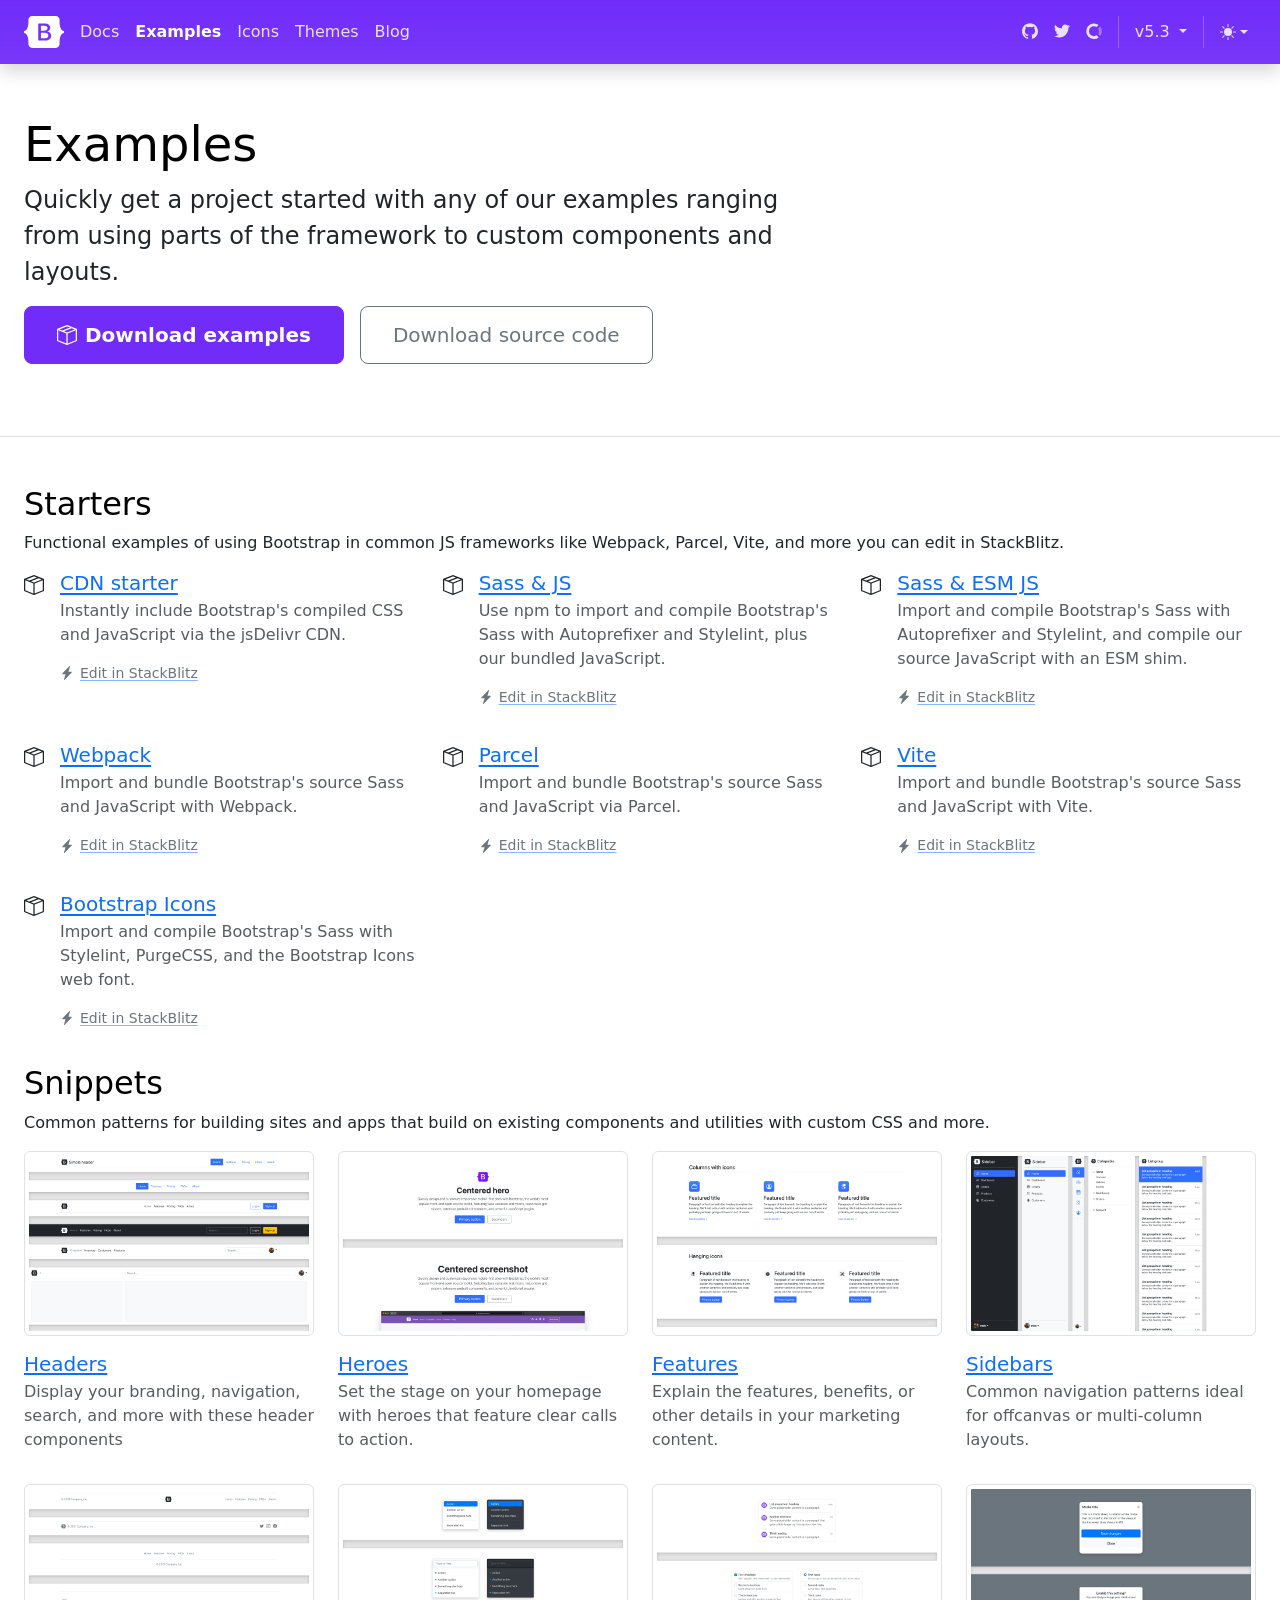
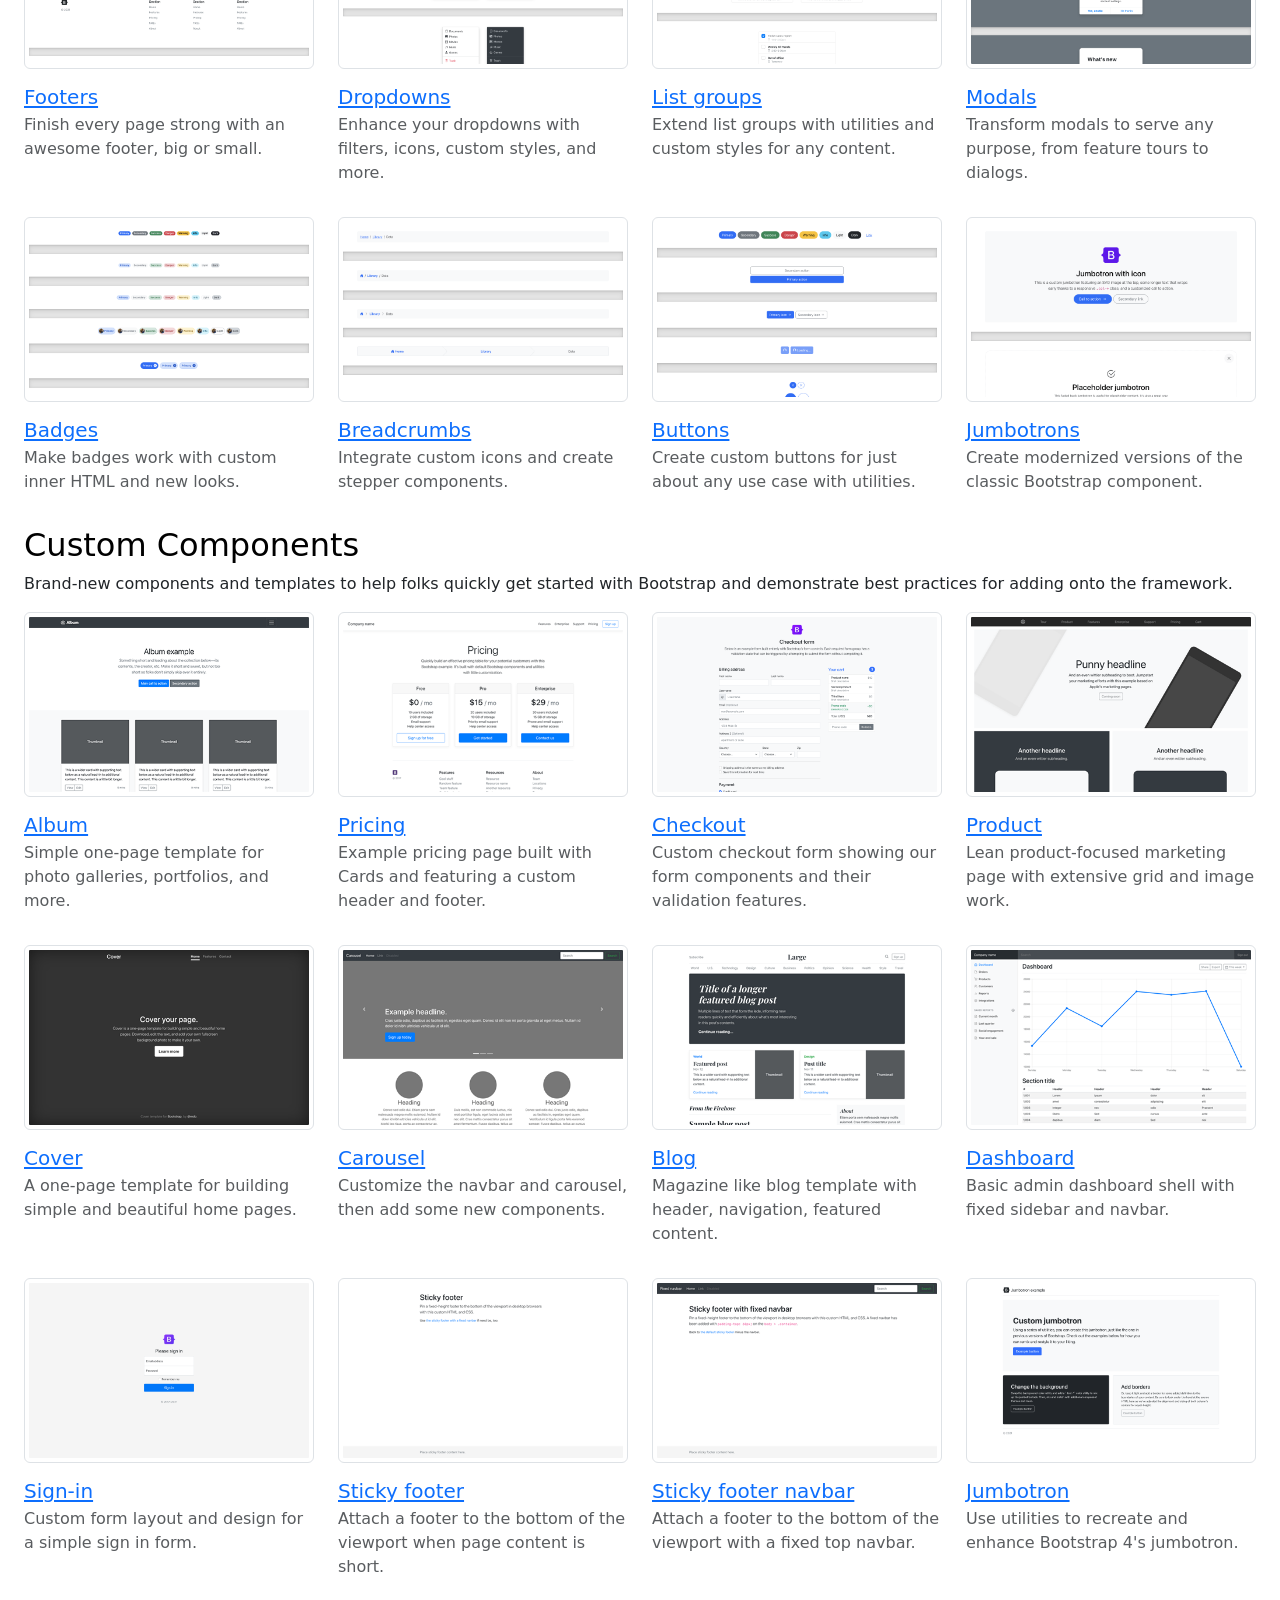
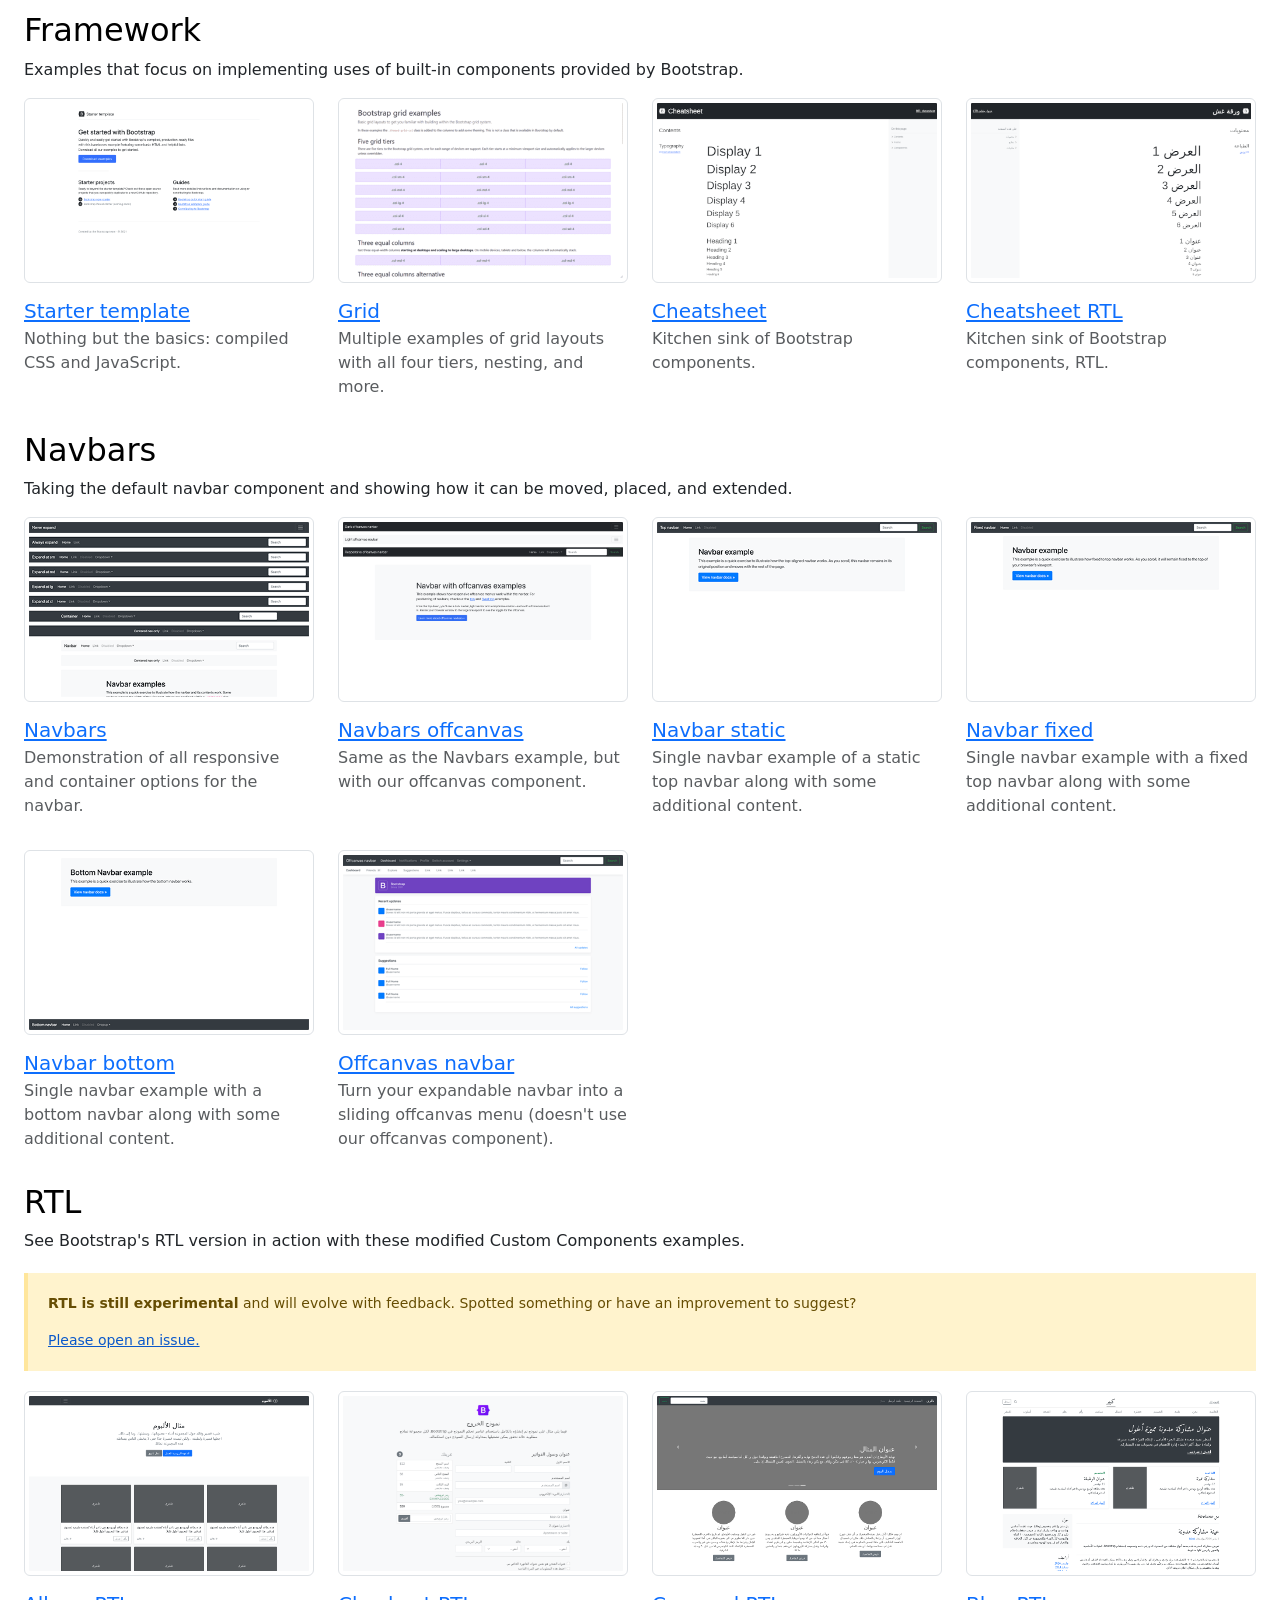
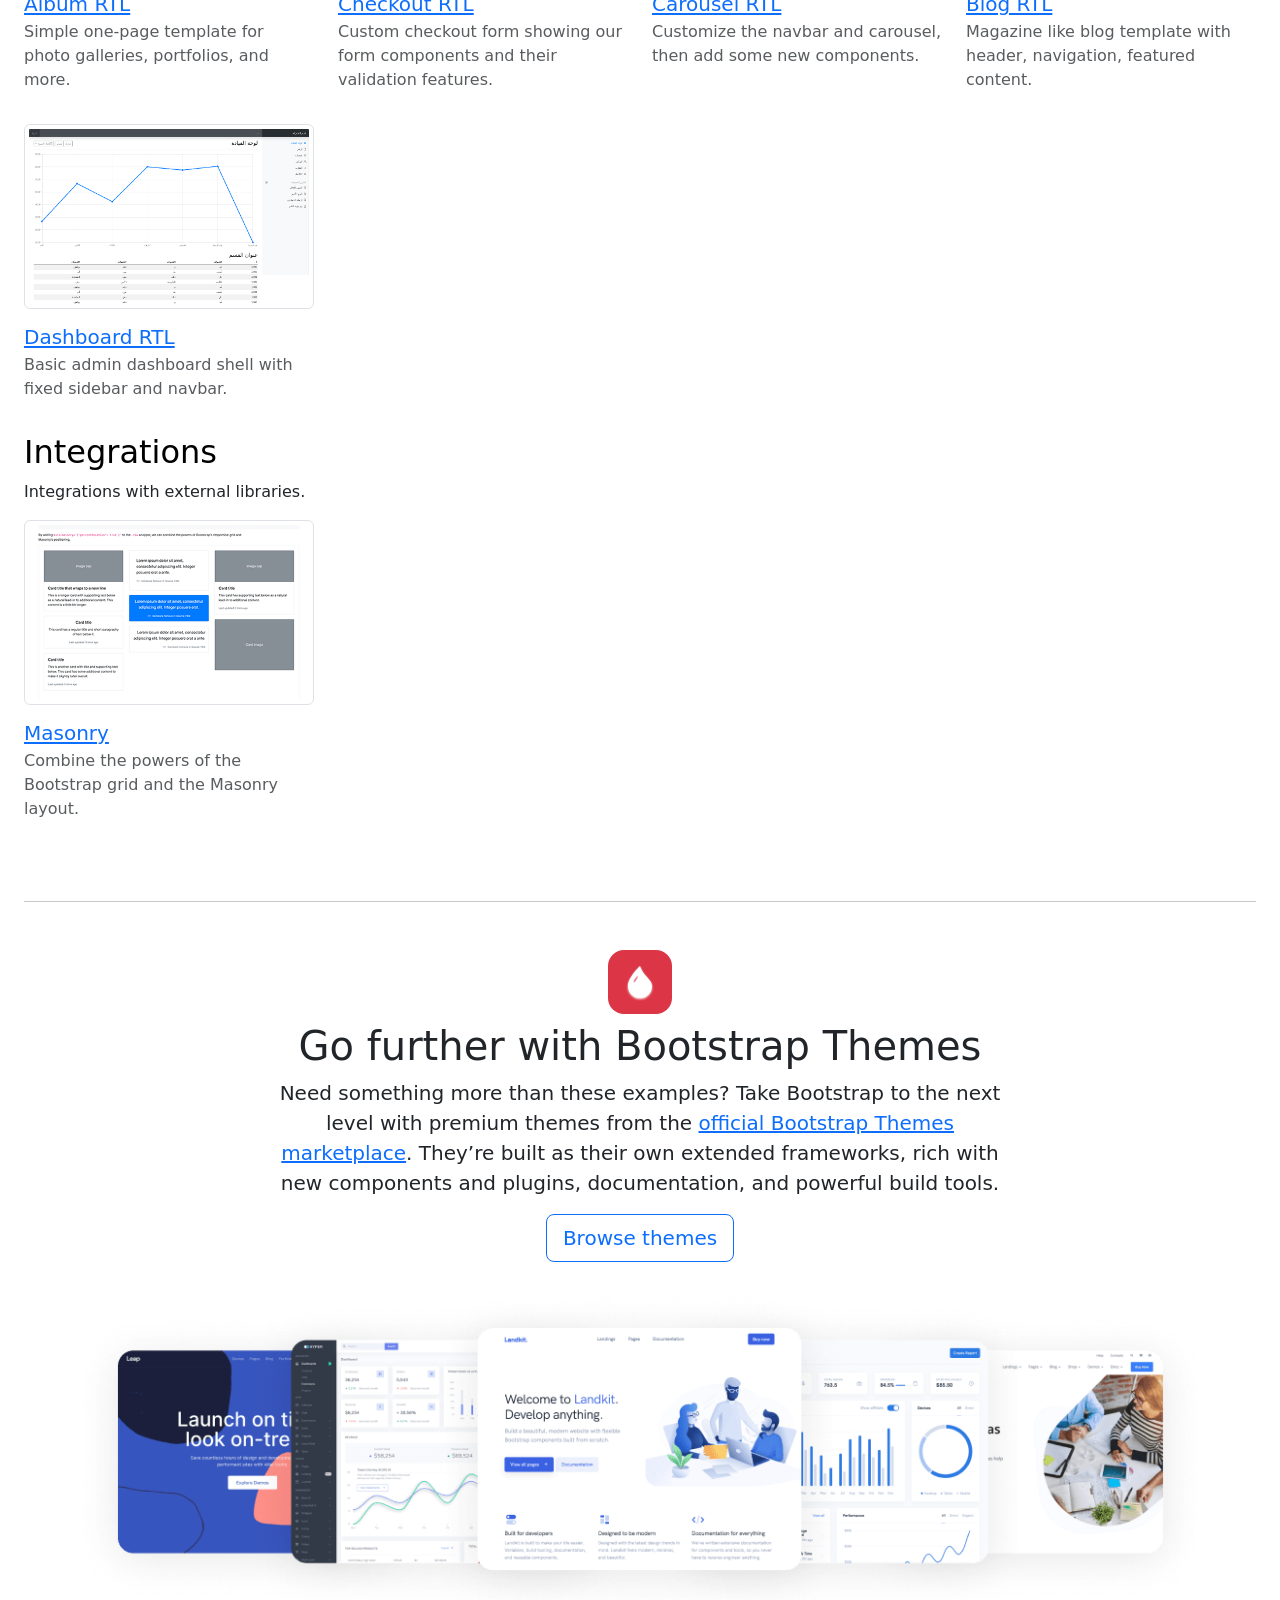
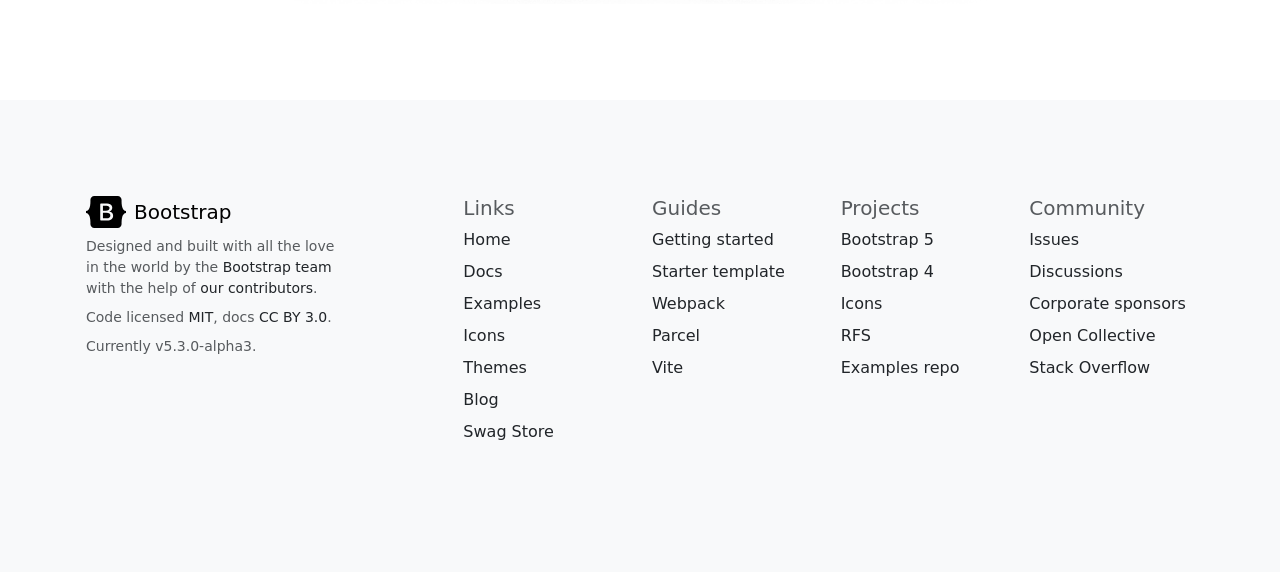
<file: bootstrap-offline-docs-5.3/examples/index.html>
<!DOCTYPE html>
<html lang="en" data-bs-theme="auto">
  <!-- Mirrored from getbootstrap.com/docs/5.3/examples/ by HTTrack Website Copier/3.x [XR&CO'2014], Mon, 15 May 2023 13:31:13 GMT -->
  <!-- Added by HTTrack --><meta
    http-equiv="content-type"
    content="text/html;charset=utf-8"
  /><!-- /Added by HTTrack -->
  <head>
    <meta charset="utf-8" />
    <meta name="viewport" content="width=device-width, initial-scale=1" />
    <meta
      name="description"
      content="Quickly get a project started with any of our examples ranging from using parts of the framework to custom components and layouts."
    />
    <meta
      name="author"
      content="Mark Otto, Jacob Thornton, and Bootstrap contributors"
    />
    <meta name="generator" content="Hugo 0.111.3" />

    <meta name="docsearch:language" content="en" />
    <meta name="docsearch:version" content="5.3" />

    <title>Examples · Bootstrap v5.3</title>

    <link rel="canonical" href="index.html" />

    <script src="../assets/js/color-modes.js"></script>

    <link href="../dist/css/bootstrap.min.css" rel="stylesheet" />
    <link href="../assets/css/docs.css" rel="stylesheet" />

    <!-- Favicons -->
    <link
      rel="apple-touch-icon"
      href="../assets/img/favicons/apple-touch-icon.png"
      sizes="180x180"
    />
    <link
      rel="icon"
      href="../assets/img/favicons/favicon-32x32.png"
      sizes="32x32"
      type="image/png"
    />
    <link
      rel="icon"
      href="../assets/img/favicons/favicon-16x16.png"
      sizes="16x16"
      type="image/png"
    />
    <link rel="manifest" href="../assets/img/favicons/manifest.json" />
    <link
      rel="mask-icon"
      href="../assets/img/favicons/safari-pinned-tab.svg"
      color="#712cf9"
    />
    <link rel="icon" href="../assets/img/favicons/favicon.ico" />
    <meta name="theme-color" content="#712cf9" />

    <meta name="twitter:card" content="summary_large_image" />
    <meta name="twitter:site" content="@getbootstrap" />
    <meta name="twitter:creator" content="@getbootstrap" />
    <meta name="twitter:title" content="Examples" />
    <meta
      name="twitter:description"
      content="Quickly get a project started with any of our examples ranging from using parts of the framework to custom components and layouts."
    />
    <meta
      name="twitter:image"
      content="https://getbootstrap.com/docs/5.3/assets/brand/bootstrap-social.png"
    />

    <meta
      property="og:url"
      content="https://getbootstrap.com/docs/5.3/examples/"
    />
    <meta property="og:title" content="Examples" />
    <meta
      property="og:description"
      content="Quickly get a project started with any of our examples ranging from using parts of the framework to custom components and layouts."
    />
    <meta property="og:type" content="website" />
    <meta
      property="og:image"
      content="https://getbootstrap.com/docs/5.3/assets/brand/bootstrap-social.png"
    />
    <meta property="og:image:type" content="image/png" />
    <meta property="og:image:width" content="2000" />
    <meta property="og:image:height" content="1000" />
  </head>
  <body>
    <div class="skippy visually-hidden-focusable overflow-hidden">
      <div class="container-xl">
        <a class="d-inline-flex p-2 m-1" href="#content"
          >Skip to main content</a
        >
      </div>
    </div>

    <svg xmlns="http://www.w3.org/2000/svg" style="display: none">
      <symbol id="arrow-right" viewBox="0 0 16 16">
        <path
          fill-rule="evenodd"
          d="M1 8a.5.5 0 0 1 .5-.5h11.793l-3.147-3.146a.5.5 0 0 1 .708-.708l4 4a.5.5 0 0 1 0 .708l-4 4a.5.5 0 0 1-.708-.708L13.293 8.5H1.5A.5.5 0 0 1 1 8z"
        />
      </symbol>
      <symbol id="book-half" viewBox="0 0 16 16">
        <path
          d="M8.5 2.687c.654-.689 1.782-.886 3.112-.752 1.234.124 2.503.523 3.388.893v9.923c-.918-.35-2.107-.692-3.287-.81-1.094-.111-2.278-.039-3.213.492V2.687zM8 1.783C7.015.936 5.587.81 4.287.94c-1.514.153-3.042.672-3.994 1.105A.5.5 0 0 0 0 2.5v11a.5.5 0 0 0 .707.455c.882-.4 2.303-.881 3.68-1.02 1.409-.142 2.59.087 3.223.877a.5.5 0 0 0 .78 0c.633-.79 1.814-1.019 3.222-.877 1.378.139 2.8.62 3.681 1.02A.5.5 0 0 0 16 13.5v-11a.5.5 0 0 0-.293-.455c-.952-.433-2.48-.952-3.994-1.105C10.413.809 8.985.936 8 1.783z"
        />
      </symbol>
      <symbol id="box-seam" viewBox="0 0 16 16">
        <path
          d="M8.186 1.113a.5.5 0 0 0-.372 0L1.846 3.5l2.404.961L10.404 2l-2.218-.887zm3.564 1.426L5.596 5 8 5.961 14.154 3.5l-2.404-.961zm3.25 1.7-6.5 2.6v7.922l6.5-2.6V4.24zM7.5 14.762V6.838L1 4.239v7.923l6.5 2.6zM7.443.184a1.5 1.5 0 0 1 1.114 0l7.129 2.852A.5.5 0 0 1 16 3.5v8.662a1 1 0 0 1-.629.928l-7.185 2.874a.5.5 0 0 1-.372 0L.63 13.09a1 1 0 0 1-.63-.928V3.5a.5.5 0 0 1 .314-.464L7.443.184z"
        />
      </symbol>
      <symbol id="braces" viewBox="0 0 16 16">
        <path
          d="M2.114 8.063V7.9c1.005-.102 1.497-.615 1.497-1.6V4.503c0-1.094.39-1.538 1.354-1.538h.273V2h-.376C3.25 2 2.49 2.759 2.49 4.352v1.524c0 1.094-.376 1.456-1.49 1.456v1.299c1.114 0 1.49.362 1.49 1.456v1.524c0 1.593.759 2.352 2.372 2.352h.376v-.964h-.273c-.964 0-1.354-.444-1.354-1.538V9.663c0-.984-.492-1.497-1.497-1.6zM13.886 7.9v.163c-1.005.103-1.497.616-1.497 1.6v1.798c0 1.094-.39 1.538-1.354 1.538h-.273v.964h.376c1.613 0 2.372-.759 2.372-2.352v-1.524c0-1.094.376-1.456 1.49-1.456V7.332c-1.114 0-1.49-.362-1.49-1.456V4.352C13.51 2.759 12.75 2 11.138 2h-.376v.964h.273c.964 0 1.354.444 1.354 1.538V6.3c0 .984.492 1.497 1.497 1.6z"
        />
      </symbol>
      <symbol id="braces-asterisk" viewBox="0 0 16 16">
        <path
          fill-rule="evenodd"
          d="M1.114 8.063V7.9c1.005-.102 1.497-.615 1.497-1.6V4.503c0-1.094.39-1.538 1.354-1.538h.273V2h-.376C2.25 2 1.49 2.759 1.49 4.352v1.524c0 1.094-.376 1.456-1.49 1.456v1.299c1.114 0 1.49.362 1.49 1.456v1.524c0 1.593.759 2.352 2.372 2.352h.376v-.964h-.273c-.964 0-1.354-.444-1.354-1.538V9.663c0-.984-.492-1.497-1.497-1.6ZM14.886 7.9v.164c-1.005.103-1.497.616-1.497 1.6v1.798c0 1.094-.39 1.538-1.354 1.538h-.273v.964h.376c1.613 0 2.372-.759 2.372-2.352v-1.524c0-1.094.376-1.456 1.49-1.456v-1.3c-1.114 0-1.49-.362-1.49-1.456V4.352C14.51 2.759 13.75 2 12.138 2h-.376v.964h.273c.964 0 1.354.444 1.354 1.538V6.3c0 .984.492 1.497 1.497 1.6ZM7.5 11.5V9.207l-1.621 1.621-.707-.707L6.792 8.5H4.5v-1h2.293L5.172 5.879l.707-.707L7.5 6.792V4.5h1v2.293l1.621-1.621.707.707L9.208 7.5H11.5v1H9.207l1.621 1.621-.707.707L8.5 9.208V11.5h-1Z"
        />
      </symbol>
      <symbol id="check2" viewBox="0 0 16 16">
        <path
          d="M13.854 3.646a.5.5 0 0 1 0 .708l-7 7a.5.5 0 0 1-.708 0l-3.5-3.5a.5.5 0 1 1 .708-.708L6.5 10.293l6.646-6.647a.5.5 0 0 1 .708 0z"
        />
      </symbol>
      <symbol id="chevron-expand" viewBox="0 0 16 16">
        <path
          fill-rule="evenodd"
          d="M3.646 9.146a.5.5 0 0 1 .708 0L8 12.793l3.646-3.647a.5.5 0 0 1 .708.708l-4 4a.5.5 0 0 1-.708 0l-4-4a.5.5 0 0 1 0-.708zm0-2.292a.5.5 0 0 0 .708 0L8 3.207l3.646 3.647a.5.5 0 0 0 .708-.708l-4-4a.5.5 0 0 0-.708 0l-4 4a.5.5 0 0 0 0 .708z"
        />
      </symbol>
      <symbol id="circle-half" viewBox="0 0 16 16">
        <path d="M8 15A7 7 0 1 0 8 1v14zm0 1A8 8 0 1 1 8 0a8 8 0 0 1 0 16z" />
      </symbol>
      <symbol id="clipboard" viewBox="0 0 16 16">
        <path
          d="M4 1.5H3a2 2 0 0 0-2 2V14a2 2 0 0 0 2 2h10a2 2 0 0 0 2-2V3.5a2 2 0 0 0-2-2h-1v1h1a1 1 0 0 1 1 1V14a1 1 0 0 1-1 1H3a1 1 0 0 1-1-1V3.5a1 1 0 0 1 1-1h1v-1z"
        />
        <path
          d="M9.5 1a.5.5 0 0 1 .5.5v1a.5.5 0 0 1-.5.5h-3a.5.5 0 0 1-.5-.5v-1a.5.5 0 0 1 .5-.5h3zm-3-1A1.5 1.5 0 0 0 5 1.5v1A1.5 1.5 0 0 0 6.5 4h3A1.5 1.5 0 0 0 11 2.5v-1A1.5 1.5 0 0 0 9.5 0h-3z"
        />
      </symbol>
      <symbol id="code" viewBox="0 0 16 16">
        <path
          d="M5.854 4.854a.5.5 0 1 0-.708-.708l-3.5 3.5a.5.5 0 0 0 0 .708l3.5 3.5a.5.5 0 0 0 .708-.708L2.707 8l3.147-3.146zm4.292 0a.5.5 0 0 1 .708-.708l3.5 3.5a.5.5 0 0 1 0 .708l-3.5 3.5a.5.5 0 0 1-.708-.708L13.293 8l-3.147-3.146z"
        />
      </symbol>
      <symbol id="file-earmark-richtext" viewBox="0 0 16 16">
        <path
          d="M14 4.5V14a2 2 0 0 1-2 2H4a2 2 0 0 1-2-2V2a2 2 0 0 1 2-2h5.5L14 4.5zm-3 0A1.5 1.5 0 0 1 9.5 3V1H4a1 1 0 0 0-1 1v12a1 1 0 0 0 1 1h8a1 1 0 0 0 1-1V4.5h-2z"
        />
        <path
          d="M4.5 12.5A.5.5 0 0 1 5 12h3a.5.5 0 0 1 0 1H5a.5.5 0 0 1-.5-.5zm0-2A.5.5 0 0 1 5 10h6a.5.5 0 0 1 0 1H5a.5.5 0 0 1-.5-.5zm1.639-3.708 1.33.886 1.854-1.855a.25.25 0 0 1 .289-.047l1.888.974V8.5a.5.5 0 0 1-.5.5H5a.5.5 0 0 1-.5-.5V8s1.54-1.274 1.639-1.208zM6.25 6a.75.75 0 1 0 0-1.5.75.75 0 0 0 0 1.5z"
        />
      </symbol>
      <symbol id="globe2" viewBox="0 0 16 16">
        <path
          d="M0 8a8 8 0 1 1 16 0A8 8 0 0 1 0 8zm7.5-6.923c-.67.204-1.335.82-1.887 1.855-.143.268-.276.56-.395.872.705.157 1.472.257 2.282.287V1.077zM4.249 3.539c.142-.384.304-.744.481-1.078a6.7 6.7 0 0 1 .597-.933A7.01 7.01 0 0 0 3.051 3.05c.362.184.763.349 1.198.49zM3.509 7.5c.036-1.07.188-2.087.436-3.008a9.124 9.124 0 0 1-1.565-.667A6.964 6.964 0 0 0 1.018 7.5h2.49zm1.4-2.741a12.344 12.344 0 0 0-.4 2.741H7.5V5.091c-.91-.03-1.783-.145-2.591-.332zM8.5 5.09V7.5h2.99a12.342 12.342 0 0 0-.399-2.741c-.808.187-1.681.301-2.591.332zM4.51 8.5c.035.987.176 1.914.399 2.741A13.612 13.612 0 0 1 7.5 10.91V8.5H4.51zm3.99 0v2.409c.91.03 1.783.145 2.591.332.223-.827.364-1.754.4-2.741H8.5zm-3.282 3.696c.12.312.252.604.395.872.552 1.035 1.218 1.65 1.887 1.855V11.91c-.81.03-1.577.13-2.282.287zm.11 2.276a6.696 6.696 0 0 1-.598-.933 8.853 8.853 0 0 1-.481-1.079 8.38 8.38 0 0 0-1.198.49 7.01 7.01 0 0 0 2.276 1.522zm-1.383-2.964A13.36 13.36 0 0 1 3.508 8.5h-2.49a6.963 6.963 0 0 0 1.362 3.675c.47-.258.995-.482 1.565-.667zm6.728 2.964a7.009 7.009 0 0 0 2.275-1.521 8.376 8.376 0 0 0-1.197-.49 8.853 8.853 0 0 1-.481 1.078 6.688 6.688 0 0 1-.597.933zM8.5 11.909v3.014c.67-.204 1.335-.82 1.887-1.855.143-.268.276-.56.395-.872A12.63 12.63 0 0 0 8.5 11.91zm3.555-.401c.57.185 1.095.409 1.565.667A6.963 6.963 0 0 0 14.982 8.5h-2.49a13.36 13.36 0 0 1-.437 3.008zM14.982 7.5a6.963 6.963 0 0 0-1.362-3.675c-.47.258-.995.482-1.565.667.248.92.4 1.938.437 3.008h2.49zM11.27 2.461c.177.334.339.694.482 1.078a8.368 8.368 0 0 0 1.196-.49 7.01 7.01 0 0 0-2.275-1.52c.218.283.418.597.597.932zm-.488 1.343a7.765 7.765 0 0 0-.395-.872C9.835 1.897 9.17 1.282 8.5 1.077V4.09c.81-.03 1.577-.13 2.282-.287z"
        />
      </symbol>
      <symbol id="grid-fill" viewBox="0 0 16 16">
        <path
          d="M1 2.5A1.5 1.5 0 0 1 2.5 1h3A1.5 1.5 0 0 1 7 2.5v3A1.5 1.5 0 0 1 5.5 7h-3A1.5 1.5 0 0 1 1 5.5v-3zm8 0A1.5 1.5 0 0 1 10.5 1h3A1.5 1.5 0 0 1 15 2.5v3A1.5 1.5 0 0 1 13.5 7h-3A1.5 1.5 0 0 1 9 5.5v-3zm-8 8A1.5 1.5 0 0 1 2.5 9h3A1.5 1.5 0 0 1 7 10.5v3A1.5 1.5 0 0 1 5.5 15h-3A1.5 1.5 0 0 1 1 13.5v-3zm8 0A1.5 1.5 0 0 1 10.5 9h3a1.5 1.5 0 0 1 1.5 1.5v3a1.5 1.5 0 0 1-1.5 1.5h-3A1.5 1.5 0 0 1 9 13.5v-3z"
        />
      </symbol>
      <symbol id="lightning-charge-fill" viewBox="0 0 16 16">
        <path
          d="M11.251.068a.5.5 0 0 1 .227.58L9.677 6.5H13a.5.5 0 0 1 .364.843l-8 8.5a.5.5 0 0 1-.842-.49L6.323 9.5H3a.5.5 0 0 1-.364-.843l8-8.5a.5.5 0 0 1 .615-.09z"
        />
      </symbol>
      <symbol id="list" viewBox="0 0 16 16">
        <path
          fill-rule="evenodd"
          d="M2.5 12a.5.5 0 0 1 .5-.5h10a.5.5 0 0 1 0 1H3a.5.5 0 0 1-.5-.5zm0-4a.5.5 0 0 1 .5-.5h10a.5.5 0 0 1 0 1H3a.5.5 0 0 1-.5-.5zm0-4a.5.5 0 0 1 .5-.5h10a.5.5 0 0 1 0 1H3a.5.5 0 0 1-.5-.5z"
        />
      </symbol>
      <symbol id="magic" viewBox="0 0 16 16">
        <path
          d="M9.5 2.672a.5.5 0 1 0 1 0V.843a.5.5 0 0 0-1 0v1.829Zm4.5.035A.5.5 0 0 0 13.293 2L12 3.293a.5.5 0 1 0 .707.707L14 2.707ZM7.293 4A.5.5 0 1 0 8 3.293L6.707 2A.5.5 0 0 0 6 2.707L7.293 4Zm-.621 2.5a.5.5 0 1 0 0-1H4.843a.5.5 0 1 0 0 1h1.829Zm8.485 0a.5.5 0 1 0 0-1h-1.829a.5.5 0 0 0 0 1h1.829ZM13.293 10A.5.5 0 1 0 14 9.293L12.707 8a.5.5 0 1 0-.707.707L13.293 10ZM9.5 11.157a.5.5 0 0 0 1 0V9.328a.5.5 0 0 0-1 0v1.829Zm1.854-5.097a.5.5 0 0 0 0-.706l-.708-.708a.5.5 0 0 0-.707 0L8.646 5.94a.5.5 0 0 0 0 .707l.708.708a.5.5 0 0 0 .707 0l1.293-1.293Zm-3 3a.5.5 0 0 0 0-.706l-.708-.708a.5.5 0 0 0-.707 0L.646 13.94a.5.5 0 0 0 0 .707l.708.708a.5.5 0 0 0 .707 0L8.354 9.06Z"
        />
      </symbol>
      <symbol id="menu-button-wide-fill" viewBox="0 0 16 16">
        <path
          d="M1.5 0A1.5 1.5 0 0 0 0 1.5v2A1.5 1.5 0 0 0 1.5 5h13A1.5 1.5 0 0 0 16 3.5v-2A1.5 1.5 0 0 0 14.5 0h-13zm1 2h3a.5.5 0 0 1 0 1h-3a.5.5 0 0 1 0-1zm9.927.427A.25.25 0 0 1 12.604 2h.792a.25.25 0 0 1 .177.427l-.396.396a.25.25 0 0 1-.354 0l-.396-.396zM0 8a2 2 0 0 1 2-2h12a2 2 0 0 1 2 2v5a2 2 0 0 1-2 2H2a2 2 0 0 1-2-2V8zm1 3v2a1 1 0 0 0 1 1h12a1 1 0 0 0 1-1v-2H1zm14-1V8a1 1 0 0 0-1-1H2a1 1 0 0 0-1 1v2h14zM2 8.5a.5.5 0 0 1 .5-.5h9a.5.5 0 0 1 0 1h-9a.5.5 0 0 1-.5-.5zm0 4a.5.5 0 0 1 .5-.5h6a.5.5 0 0 1 0 1h-6a.5.5 0 0 1-.5-.5z"
        />
      </symbol>
      <symbol id="moon-stars-fill" viewBox="0 0 16 16">
        <path
          d="M6 .278a.768.768 0 0 1 .08.858 7.208 7.208 0 0 0-.878 3.46c0 4.021 3.278 7.277 7.318 7.277.527 0 1.04-.055 1.533-.16a.787.787 0 0 1 .81.316.733.733 0 0 1-.031.893A8.349 8.349 0 0 1 8.344 16C3.734 16 0 12.286 0 7.71 0 4.266 2.114 1.312 5.124.06A.752.752 0 0 1 6 .278z"
        />
        <path
          d="M10.794 3.148a.217.217 0 0 1 .412 0l.387 1.162c.173.518.579.924 1.097 1.097l1.162.387a.217.217 0 0 1 0 .412l-1.162.387a1.734 1.734 0 0 0-1.097 1.097l-.387 1.162a.217.217 0 0 1-.412 0l-.387-1.162A1.734 1.734 0 0 0 9.31 6.593l-1.162-.387a.217.217 0 0 1 0-.412l1.162-.387a1.734 1.734 0 0 0 1.097-1.097l.387-1.162zM13.863.099a.145.145 0 0 1 .274 0l.258.774c.115.346.386.617.732.732l.774.258a.145.145 0 0 1 0 .274l-.774.258a1.156 1.156 0 0 0-.732.732l-.258.774a.145.145 0 0 1-.274 0l-.258-.774a1.156 1.156 0 0 0-.732-.732l-.774-.258a.145.145 0 0 1 0-.274l.774-.258c.346-.115.617-.386.732-.732L13.863.1z"
        />
      </symbol>
      <symbol id="palette2" viewBox="0 0 16 16">
        <path
          d="M0 .5A.5.5 0 0 1 .5 0h5a.5.5 0 0 1 .5.5v5.277l4.147-4.131a.5.5 0 0 1 .707 0l3.535 3.536a.5.5 0 0 1 0 .708L10.261 10H15.5a.5.5 0 0 1 .5.5v5a.5.5 0 0 1-.5.5H3a2.99 2.99 0 0 1-2.121-.879A2.99 2.99 0 0 1 0 13.044m6-.21 7.328-7.3-2.829-2.828L6 7.188v5.647zM4.5 13a1.5 1.5 0 1 0-3 0 1.5 1.5 0 0 0 3 0zM15 15v-4H9.258l-4.015 4H15zM0 .5v12.495V.5z"
        />
        <path d="M0 12.995V13a3.07 3.07 0 0 0 0-.005z" />
      </symbol>
      <symbol id="plugin" viewBox="0 0 16 16">
        <path
          fill-rule="evenodd"
          d="M1 8a7 7 0 1 1 2.898 5.673c-.167-.121-.216-.406-.002-.62l1.8-1.8a3.5 3.5 0 0 0 4.572-.328l1.414-1.415a.5.5 0 0 0 0-.707l-.707-.707 1.559-1.563a.5.5 0 1 0-.708-.706l-1.559 1.562-1.414-1.414 1.56-1.562a.5.5 0 1 0-.707-.706l-1.56 1.56-.707-.706a.5.5 0 0 0-.707 0L5.318 5.975a3.5 3.5 0 0 0-.328 4.571l-1.8 1.8c-.58.58-.62 1.6.121 2.137A8 8 0 1 0 0 8a.5.5 0 0 0 1 0Z"
        />
      </symbol>
      <symbol id="plus" viewBox="0 0 16 16">
        <path
          d="M8 4a.5.5 0 0 1 .5.5v3h3a.5.5 0 0 1 0 1h-3v3a.5.5 0 0 1-1 0v-3h-3a.5.5 0 0 1 0-1h3v-3A.5.5 0 0 1 8 4z"
        />
      </symbol>
      <symbol id="sun-fill" viewBox="0 0 16 16">
        <path
          d="M8 12a4 4 0 1 0 0-8 4 4 0 0 0 0 8zM8 0a.5.5 0 0 1 .5.5v2a.5.5 0 0 1-1 0v-2A.5.5 0 0 1 8 0zm0 13a.5.5 0 0 1 .5.5v2a.5.5 0 0 1-1 0v-2A.5.5 0 0 1 8 13zm8-5a.5.5 0 0 1-.5.5h-2a.5.5 0 0 1 0-1h2a.5.5 0 0 1 .5.5zM3 8a.5.5 0 0 1-.5.5h-2a.5.5 0 0 1 0-1h2A.5.5 0 0 1 3 8zm10.657-5.657a.5.5 0 0 1 0 .707l-1.414 1.415a.5.5 0 1 1-.707-.708l1.414-1.414a.5.5 0 0 1 .707 0zm-9.193 9.193a.5.5 0 0 1 0 .707L3.05 13.657a.5.5 0 0 1-.707-.707l1.414-1.414a.5.5 0 0 1 .707 0zm9.193 2.121a.5.5 0 0 1-.707 0l-1.414-1.414a.5.5 0 0 1 .707-.707l1.414 1.414a.5.5 0 0 1 0 .707zM4.464 4.465a.5.5 0 0 1-.707 0L2.343 3.05a.5.5 0 1 1 .707-.707l1.414 1.414a.5.5 0 0 1 0 .708z"
        />
      </symbol>
      <symbol id="three-dots" viewBox="0 0 16 16">
        <path
          d="M3 9.5a1.5 1.5 0 1 1 0-3 1.5 1.5 0 0 1 0 3zm5 0a1.5 1.5 0 1 1 0-3 1.5 1.5 0 0 1 0 3zm5 0a1.5 1.5 0 1 1 0-3 1.5 1.5 0 0 1 0 3z"
        />
      </symbol>
      <symbol id="tools" viewBox="0 0 16 16">
        <path
          d="M1 0 0 1l2.2 3.081a1 1 0 0 0 .815.419h.07a1 1 0 0 1 .708.293l2.675 2.675-2.617 2.654A3.003 3.003 0 0 0 0 13a3 3 0 1 0 5.878-.851l2.654-2.617.968.968-.305.914a1 1 0 0 0 .242 1.023l3.356 3.356a1 1 0 0 0 1.414 0l1.586-1.586a1 1 0 0 0 0-1.414l-3.356-3.356a1 1 0 0 0-1.023-.242L10.5 9.5l-.96-.96 2.68-2.643A3.005 3.005 0 0 0 16 3c0-.269-.035-.53-.102-.777l-2.14 2.141L12 4l-.364-1.757L13.777.102a3 3 0 0 0-3.675 3.68L7.462 6.46 4.793 3.793a1 1 0 0 1-.293-.707v-.071a1 1 0 0 0-.419-.814L1 0zm9.646 10.646a.5.5 0 0 1 .708 0l3 3a.5.5 0 0 1-.708.708l-3-3a.5.5 0 0 1 0-.708zM3 11l.471.242.529.026.287.445.445.287.026.529L5 13l-.242.471-.026.529-.445.287-.287.445-.529.026L3 15l-.471-.242L2 14.732l-.287-.445L1.268 14l-.026-.529L1 13l.242-.471.026-.529.445-.287.287-.445.529-.026L3 11z"
        />
      </symbol>
      <symbol id="ui-radios" viewBox="0 0 16 16">
        <path
          d="M7 2.5a.5.5 0 0 1 .5-.5h7a.5.5 0 0 1 .5.5v1a.5.5 0 0 1-.5.5h-7a.5.5 0 0 1-.5-.5v-1zM0 12a3 3 0 1 1 6 0 3 3 0 0 1-6 0zm7-1.5a.5.5 0 0 1 .5-.5h7a.5.5 0 0 1 .5.5v1a.5.5 0 0 1-.5.5h-7a.5.5 0 0 1-.5-.5v-1zm0-5a.5.5 0 0 1 .5-.5h5a.5.5 0 0 1 0 1h-5a.5.5 0 0 1-.5-.5zm0 8a.5.5 0 0 1 .5-.5h5a.5.5 0 0 1 0 1h-5a.5.5 0 0 1-.5-.5zM3 1a3 3 0 1 0 0 6 3 3 0 0 0 0-6zm0 4.5a1.5 1.5 0 1 1 0-3 1.5 1.5 0 0 1 0 3z"
        />
      </symbol>
    </svg>

    <header class="navbar navbar-expand-lg bd-navbar sticky-top">
      <nav
        class="container-xxl bd-gutter flex-wrap flex-lg-nowrap"
        aria-label="Main navigation"
      >
        <div class="d-lg-none" style="width: 1.5rem"></div>

        <a
          class="navbar-brand p-0 me-0 me-lg-2"
          href="https://getbootstrap.com/"
          aria-label="Bootstrap"
        >
          <svg
            xmlns="http://www.w3.org/2000/svg"
            width="40"
            height="32"
            class="d-block my-1"
            viewBox="0 0 118 94"
            role="img"
          >
            <title>Bootstrap</title>
            <path
              fill-rule="evenodd"
              clip-rule="evenodd"
              d="M24.509 0c-6.733 0-11.715 5.893-11.492 12.284.214 6.14-.064 14.092-2.066 20.577C8.943 39.365 5.547 43.485 0 44.014v5.972c5.547.529 8.943 4.649 10.951 11.153 2.002 6.485 2.28 14.437 2.066 20.577C12.794 88.106 17.776 94 24.51 94H93.5c6.733 0 11.714-5.893 11.491-12.284-.214-6.14.064-14.092 2.066-20.577 2.009-6.504 5.396-10.624 10.943-11.153v-5.972c-5.547-.529-8.934-4.649-10.943-11.153-2.002-6.484-2.28-14.437-2.066-20.577C105.214 5.894 100.233 0 93.5 0H24.508zM80 57.863C80 66.663 73.436 72 62.543 72H44a2 2 0 01-2-2V24a2 2 0 012-2h18.437c9.083 0 15.044 4.92 15.044 12.474 0 5.302-4.01 10.049-9.119 10.88v.277C75.317 46.394 80 51.21 80 57.863zM60.521 28.34H49.948v14.934h8.905c6.884 0 10.68-2.772 10.68-7.727 0-4.643-3.264-7.207-9.012-7.207zM49.948 49.2v16.458H60.91c7.167 0 10.964-2.876 10.964-8.281 0-5.406-3.903-8.178-11.425-8.178H49.948z"
              fill="currentColor"
            />
          </svg>
        </a>

        <div class="d-flex">
          <button
            class="navbar-toggler d-flex d-lg-none order-3 p-2"
            type="button"
            data-bs-toggle="offcanvas"
            data-bs-target="#bdNavbar"
            aria-controls="bdNavbar"
            aria-label="Toggle navigation"
          >
            <svg class="bi" aria-hidden="true">
              <use xlink:href="#three-dots"></use>
            </svg>
          </button>
        </div>

        <div
          class="offcanvas-lg offcanvas-end flex-grow-1"
          tabindex="-1"
          id="bdNavbar"
          aria-labelledby="bdNavbarOffcanvasLabel"
          data-bs-scroll="true"
        >
          <div class="offcanvas-header px-4 pb-0">
            <h5 class="offcanvas-title text-white" id="bdNavbarOffcanvasLabel">
              Bootstrap
            </h5>
            <button
              type="button"
              class="btn-close btn-close-white"
              data-bs-dismiss="offcanvas"
              aria-label="Close"
              data-bs-target="#bdNavbar"
            ></button>
          </div>

          <div class="offcanvas-body p-4 pt-0 p-lg-0">
            <hr class="d-lg-none text-white-50" />
            <ul class="navbar-nav flex-row flex-wrap bd-navbar-nav">
              <li class="nav-item col-6 col-lg-auto">
                <a
                  class="nav-link py-2 px-0 px-lg-2"
                  href="../getting-started/introduction/index.html"
                  onclick="ga('send', 'event', 'Navbar', 'Community links', 'Docs');"
                  >Docs</a
                >
              </li>
              <li class="nav-item col-6 col-lg-auto">
                <a
                  class="nav-link py-2 px-0 px-lg-2 active"
                  aria-current="true"
                  href="index.html"
                  onclick="ga('send', 'event', 'Navbar', 'Community links', 'Examples');"
                  >Examples</a
                >
              </li>
              <li class="nav-item col-6 col-lg-auto">
                <a
                  class="nav-link py-2 px-0 px-lg-2"
                  href="https://icons.getbootstrap.com/"
                  onclick="ga('send', 'event', 'Navbar', 'Community links', 'Icons');"
                  target="_blank"
                  rel="noopener"
                  >Icons</a
                >
              </li>
              <li class="nav-item col-6 col-lg-auto">
                <a
                  class="nav-link py-2 px-0 px-lg-2"
                  href="https://themes.getbootstrap.com/"
                  onclick="ga('send', 'event', 'Navbar', 'Community links', 'Themes');"
                  target="_blank"
                  rel="noopener"
                  >Themes</a
                >
              </li>
              <li class="nav-item col-6 col-lg-auto">
                <a
                  class="nav-link py-2 px-0 px-lg-2"
                  href="https://blog.getbootstrap.com/"
                  onclick="ga('send', 'event', 'Navbar', 'Community links', 'Blog');"
                  target="_blank"
                  rel="noopener"
                  >Blog</a
                >
              </li>
            </ul>

            <hr class="d-lg-none text-white-50" />

            <ul class="navbar-nav flex-row flex-wrap ms-md-auto">
              <li class="nav-item col-6 col-lg-auto">
                <a
                  class="nav-link py-2 px-0 px-lg-2"
                  href="https://github.com/twbs"
                  target="_blank"
                  rel="noopener"
                >
                  <svg
                    xmlns="http://www.w3.org/2000/svg"
                    width="16"
                    height="16"
                    class="navbar-nav-svg"
                    viewBox="0 0 512 499.36"
                    role="img"
                  >
                    <title>GitHub</title>
                    <path
                      fill="currentColor"
                      fill-rule="evenodd"
                      d="M256 0C114.64 0 0 114.61 0 256c0 113.09 73.34 209 175.08 242.9 12.8 2.35 17.47-5.56 17.47-12.34 0-6.08-.22-22.18-.35-43.54-71.2 15.49-86.2-34.34-86.2-34.34-11.64-29.57-28.42-37.45-28.42-37.45-23.27-15.84 1.73-15.55 1.73-15.55 25.69 1.81 39.21 26.38 39.21 26.38 22.84 39.12 59.92 27.82 74.5 21.27 2.33-16.54 8.94-27.82 16.25-34.22-56.84-6.43-116.6-28.43-116.6-126.49 0-27.95 10-50.8 26.35-68.69-2.63-6.48-11.42-32.5 2.51-67.75 0 0 21.49-6.88 70.4 26.24a242.65 242.65 0 0 1 128.18 0c48.87-33.13 70.33-26.24 70.33-26.24 14 35.25 5.18 61.27 2.55 67.75 16.41 17.9 26.31 40.75 26.31 68.69 0 98.35-59.85 120-116.88 126.32 9.19 7.9 17.38 23.53 17.38 47.41 0 34.22-.31 61.83-.31 70.23 0 6.85 4.61 14.81 17.6 12.31C438.72 464.97 512 369.08 512 256.02 512 114.62 397.37 0 256 0z"
                    />
                  </svg>
                  <small class="d-lg-none ms-2">GitHub</small>
                </a>
              </li>
              <li class="nav-item col-6 col-lg-auto">
                <a
                  class="nav-link py-2 px-0 px-lg-2"
                  href="https://twitter.com/getbootstrap"
                  target="_blank"
                  rel="noopener"
                >
                  <svg
                    xmlns="http://www.w3.org/2000/svg"
                    width="16"
                    height="16"
                    class="navbar-nav-svg"
                    viewBox="0 0 512 416.32"
                    role="img"
                  >
                    <title>Twitter</title>
                    <path
                      fill="currentColor"
                      d="M160.83 416.32c193.2 0 298.92-160.22 298.92-298.92 0-4.51 0-9-.2-13.52A214 214 0 0 0 512 49.38a212.93 212.93 0 0 1-60.44 16.6 105.7 105.7 0 0 0 46.3-58.19 209 209 0 0 1-66.79 25.37 105.09 105.09 0 0 0-181.73 71.91 116.12 116.12 0 0 0 2.66 24c-87.28-4.3-164.73-46.3-216.56-109.82A105.48 105.48 0 0 0 68 159.6a106.27 106.27 0 0 1-47.53-13.11v1.43a105.28 105.28 0 0 0 84.21 103.06 105.67 105.67 0 0 1-47.33 1.84 105.06 105.06 0 0 0 98.14 72.94A210.72 210.72 0 0 1 25 370.84a202.17 202.17 0 0 1-25-1.43 298.85 298.85 0 0 0 160.83 46.92"
                    />
                  </svg>
                  <small class="d-lg-none ms-2">Twitter</small>
                </a>
              </li>
              <li class="nav-item col-6 col-lg-auto">
                <a
                  class="nav-link py-2 px-0 px-lg-2"
                  href="https://opencollective.com/bootstrap"
                  target="_blank"
                  rel="noopener"
                >
                  <svg
                    xmlns="http://www.w3.org/2000/svg"
                    width="16"
                    height="16"
                    fill="currentColor"
                    fill-rule="evenodd"
                    class="navbar-nav-svg"
                    viewBox="0 0 40 41"
                    role="img"
                  >
                    <title>Open Collective</title>
                    <path
                      fill-opacity=".4"
                      d="M32.8 21c0 2.4-.8 4.9-2 6.9l5.1 5.1c2.5-3.4 4.1-7.6 4.1-12 0-4.6-1.6-8.8-4-12.2L30.7 14c1.2 2 2 4.3 2 7z"
                    />
                    <path
                      d="M20 33.7a12.8 12.8 0 0 1 0-25.6c2.6 0 5 .7 7 2.1L32 5a20 20 0 1 0 .1 31.9l-5-5.2a13 13 0 0 1-7 2z"
                    />
                  </svg>
                  <small class="d-lg-none ms-2">Open Collective</small>
                </a>
              </li>
              <li class="nav-item py-2 py-lg-1 col-12 col-lg-auto">
                <div class="vr d-none d-lg-flex h-100 mx-lg-2 text-white"></div>
                <hr class="d-lg-none my-2 text-white-50" />
              </li>

              <li class="nav-item dropdown">
                <button
                  type="button"
                  class="btn btn-link nav-link py-2 px-0 px-lg-2 dropdown-toggle"
                  data-bs-toggle="dropdown"
                  aria-expanded="false"
                  data-bs-display="static"
                >
                  <span class="d-lg-none" aria-hidden="true">Bootstrap</span
                  ><span class="visually-hidden">Bootstrap&nbsp;</span> v5.3
                  <span class="visually-hidden"
                    >(switch to other versions)</span
                  >
                </button>
                <ul class="dropdown-menu dropdown-menu-end">
                  <li><h6 class="dropdown-header">v5 releases</h6></li>
                  <li>
                    <a
                      class="dropdown-item d-flex align-items-center justify-content-between active"
                      aria-current="true"
                      href="index.html"
                    >
                      Latest (5.3.x)
                      <svg class="bi"><use xlink:href="#check2"></use></svg>
                    </a>
                  </li>
                  <li>
                    <a
                      class="dropdown-item"
                      href="https://getbootstrap.com/docs/5.2/examples/"
                      >v5.2.3</a
                    >
                  </li>
                  <li>
                    <a
                      class="dropdown-item"
                      href="https://getbootstrap.com/docs/5.1/examples/"
                      >v5.1.3</a
                    >
                  </li>
                  <li>
                    <a
                      class="dropdown-item"
                      href="https://getbootstrap.com/docs/5.0/examples/"
                      >v5.0.2</a
                    >
                  </li>
                  <li><hr class="dropdown-divider" /></li>
                  <li><h6 class="dropdown-header">Previous releases</h6></li>
                  <li>
                    <a
                      class="dropdown-item"
                      href="https://getbootstrap.com/docs/4.6/"
                      >v4.6.x</a
                    >
                  </li>
                  <li>
                    <a
                      class="dropdown-item"
                      href="https://getbootstrap.com/docs/3.4/"
                      >v3.4.1</a
                    >
                  </li>
                  <li>
                    <a
                      class="dropdown-item"
                      href="https://getbootstrap.com/2.3.2/"
                      >v2.3.2</a
                    >
                  </li>
                  <li><hr class="dropdown-divider" /></li>
                  <li>
                    <a
                      class="dropdown-item"
                      href="https://getbootstrap.com/docs/versions/"
                      >All versions</a
                    >
                  </li>
                </ul>
              </li>

              <li class="nav-item py-2 py-lg-1 col-12 col-lg-auto">
                <div class="vr d-none d-lg-flex h-100 mx-lg-2 text-white"></div>
                <hr class="d-lg-none my-2 text-white-50" />
              </li>

              <li class="nav-item dropdown">
                <button
                  class="btn btn-link nav-link py-2 px-0 px-lg-2 dropdown-toggle d-flex align-items-center"
                  id="bd-theme"
                  type="button"
                  aria-expanded="false"
                  data-bs-toggle="dropdown"
                  data-bs-display="static"
                  aria-label="Toggle theme (auto)"
                >
                  <svg class="bi my-1 theme-icon-active">
                    <use href="#circle-half"></use>
                  </svg>
                  <span class="d-lg-none ms-2" id="bd-theme-text"
                    >Toggle theme</span
                  >
                </button>
                <ul
                  class="dropdown-menu dropdown-menu-end"
                  aria-labelledby="bd-theme-text"
                >
                  <li>
                    <button
                      type="button"
                      class="dropdown-item d-flex align-items-center"
                      data-bs-theme-value="light"
                      aria-pressed="false"
                    >
                      <svg class="bi me-2 opacity-50 theme-icon">
                        <use href="#sun-fill"></use>
                      </svg>
                      Light
                      <svg class="bi ms-auto d-none">
                        <use href="#check2"></use>
                      </svg>
                    </button>
                  </li>
                  <li>
                    <button
                      type="button"
                      class="dropdown-item d-flex align-items-center"
                      data-bs-theme-value="dark"
                      aria-pressed="false"
                    >
                      <svg class="bi me-2 opacity-50 theme-icon">
                        <use href="#moon-stars-fill"></use>
                      </svg>
                      Dark
                      <svg class="bi ms-auto d-none">
                        <use href="#check2"></use>
                      </svg>
                    </button>
                  </li>
                  <li>
                    <button
                      type="button"
                      class="dropdown-item d-flex align-items-center active"
                      data-bs-theme-value="auto"
                      aria-pressed="true"
                    >
                      <svg class="bi me-2 opacity-50 theme-icon">
                        <use href="#circle-half"></use>
                      </svg>
                      Auto
                      <svg class="bi ms-auto d-none">
                        <use href="#check2"></use>
                      </svg>
                    </button>
                  </li>
                </ul>
              </li>
            </ul>
          </div>
        </div>
      </nav>
    </header>

    <header class="py-5 border-bottom">
      <div class="container-xxl bd-gutter pt-md-1 pb-md-4">
        <div class="row">
          <div class="col-xl-8">
            <h1 class="bd-title mt-0">Examples</h1>
            <p class="bd-lead">
              Quickly get a project started with any of our examples ranging
              from using parts of the framework to custom components and
              layouts.
            </p>

            <div class="d-flex flex-column flex-md-row gap-3">
              <a
                href="https://objects.githubusercontent.com/github-production-release-asset-2e65be/2126244/743a06c7-6c1c-4107-a14e-3834b6d8902f?X-Amz-Algorithm=AWS4-HMAC-SHA256&amp;X-Amz-Credential=AKIAIWNJYAX4CSVEH53A%2F20230515%2Fus-east-1%2Fs3%2Faws4_request&amp;X-Amz-Date=20230515T132622Z&amp;X-Amz-Expires=300&amp;X-Amz-Signature=2fdb6a52cacfc1eea9590fc8a5cbe24f1133a3e1422b1666765356200e37e150&amp;X-Amz-SignedHeaders=host&amp;actor_id=0&amp;key_id=0&amp;repo_id=2126244&amp;response-content-disposition=attachment%3B%20filename%3Dbootstrap-5.3.0-alpha3-examples.zip&amp;response-content-type=application%2Foctet-stream"
                class="btn btn-lg bd-btn-lg btn-bd-primary d-flex align-items-center justify-content-center fw-semibold"
                onclick="ga('send', 'event', 'Examples', 'Hero', 'Download Examples');"
              >
                <svg class="bi me-2" aria-hidden="true">
                  <use xlink:href="#box-seam"></use>
                </svg>
                Download examples
              </a>
              <a
                href="https://codeload.github.com/twbs/bootstrap/zip/refs/tags/v5.3.0-alpha3"
                class="btn btn-lg bd-btn-lg btn-outline-secondary"
                onclick="ga('send', 'event', 'Examples', 'Hero', 'Download');"
              >
                Download source code
              </a>
            </div>
          </div>
          <div class="col-xl-4 d-lg-flex justify-content-xl-end"></div>
        </div>
      </div>
    </header>

    <main class="bd-content order-1 py-5" id="content">
      <div class="container-xxl bd-gutter">
        <div class="bd-content">
          <h2 id="starters">Starters</h2>
          <p>
            Functional examples of using Bootstrap in common JS frameworks like
            Webpack, Parcel, Vite, and more you can edit in StackBlitz.
          </p>
          <div class="row">
            <div class="col-md-6 col-lg-4 mb-3 d-flex gap-3">
              <svg class="bi fs-5 flex-shrink-0 mt-1">
                <use xlink:href="#box-seam"></use>
              </svg>
              <div>
                <h3 class="h5 mb-1">
                  <a
                    class="d-block link-offset-1"
                    href="https://github.com/twbs/examples/tree/main/starter/"
                    target="_blank"
                    rel="noopener"
                  >
                    CDN starter
                  </a>
                </h3>
                <p class="text-body-secondary">
                  Instantly include Bootstrap's compiled CSS and JavaScript via
                  the jsDelivr CDN.
                </p>
                <p>
                  <a
                    class="icon-link small link-secondary link-offset-1"
                    href="https://stackblitz.com/github/twbs/examples/tree/main/starter?file=index.html"
                    target="_blank"
                    rel="noopener"
                  >
                    <svg class="bi flex-shrink-0">
                      <use xlink:href="#lightning-charge-fill"></use>
                    </svg>
                    Edit in StackBlitz
                  </a>
                </p>
              </div>
            </div>

            <div class="col-md-6 col-lg-4 mb-3 d-flex gap-3">
              <svg class="bi fs-5 flex-shrink-0 mt-1">
                <use xlink:href="#box-seam"></use>
              </svg>
              <div>
                <h3 class="h5 mb-1">
                  <a
                    class="d-block link-offset-1"
                    href="https://github.com/twbs/examples/tree/main/sass-js/"
                    target="_blank"
                    rel="noopener"
                  >
                    Sass & JS
                  </a>
                </h3>
                <p class="text-body-secondary">
                  Use npm to import and compile Bootstrap's Sass with
                  Autoprefixer and Stylelint, plus our bundled JavaScript.
                </p>
                <p>
                  <a
                    class="icon-link small link-secondary link-offset-1"
                    href="https://stackblitz.com/github/twbs/examples/tree/main/sass-js?file=index.html"
                    target="_blank"
                    rel="noopener"
                  >
                    <svg class="bi flex-shrink-0">
                      <use xlink:href="#lightning-charge-fill"></use>
                    </svg>
                    Edit in StackBlitz
                  </a>
                </p>
              </div>
            </div>

            <div class="col-md-6 col-lg-4 mb-3 d-flex gap-3">
              <svg class="bi fs-5 flex-shrink-0 mt-1">
                <use xlink:href="#box-seam"></use>
              </svg>
              <div>
                <h3 class="h5 mb-1">
                  <a
                    class="d-block link-offset-1"
                    href="https://github.com/twbs/examples/tree/main/sass-js-esm/"
                    target="_blank"
                    rel="noopener"
                  >
                    Sass & ESM JS
                  </a>
                </h3>
                <p class="text-body-secondary">
                  Import and compile Bootstrap's Sass with Autoprefixer and
                  Stylelint, and compile our source JavaScript with an ESM shim.
                </p>
                <p>
                  <a
                    class="icon-link small link-secondary link-offset-1"
                    href="https://stackblitz.com/github/twbs/examples/tree/main/sass-js-esm?file=index.html"
                    target="_blank"
                    rel="noopener"
                  >
                    <svg class="bi flex-shrink-0">
                      <use xlink:href="#lightning-charge-fill"></use>
                    </svg>
                    Edit in StackBlitz
                  </a>
                </p>
              </div>
            </div>

            <div class="col-md-6 col-lg-4 mb-3 d-flex gap-3">
              <svg class="bi fs-5 flex-shrink-0 mt-1">
                <use xlink:href="#box-seam"></use>
              </svg>
              <div>
                <h3 class="h5 mb-1">
                  <a
                    class="d-block link-offset-1"
                    href="https://github.com/twbs/examples/tree/main/webpack/"
                    target="_blank"
                    rel="noopener"
                  >
                    Webpack
                  </a>
                </h3>
                <p class="text-body-secondary">
                  Import and bundle Bootstrap's source Sass and JavaScript with
                  Webpack.
                </p>
                <p>
                  <a
                    class="icon-link small link-secondary link-offset-1"
                    href="https://stackblitz.com/github/twbs/examples/tree/main/webpack?file=src%2Findex.html"
                    target="_blank"
                    rel="noopener"
                  >
                    <svg class="bi flex-shrink-0">
                      <use xlink:href="#lightning-charge-fill"></use>
                    </svg>
                    Edit in StackBlitz
                  </a>
                </p>
              </div>
            </div>

            <div class="col-md-6 col-lg-4 mb-3 d-flex gap-3">
              <svg class="bi fs-5 flex-shrink-0 mt-1">
                <use xlink:href="#box-seam"></use>
              </svg>
              <div>
                <h3 class="h5 mb-1">
                  <a
                    class="d-block link-offset-1"
                    href="https://github.com/twbs/examples/tree/main/parcel/"
                    target="_blank"
                    rel="noopener"
                  >
                    Parcel
                  </a>
                </h3>
                <p class="text-body-secondary">
                  Import and bundle Bootstrap's source Sass and JavaScript via
                  Parcel.
                </p>
                <p>
                  <a
                    class="icon-link small link-secondary link-offset-1"
                    href="https://stackblitz.com/github/twbs/examples/tree/main/parcel?file=src%2Findex.html"
                    target="_blank"
                    rel="noopener"
                  >
                    <svg class="bi flex-shrink-0">
                      <use xlink:href="#lightning-charge-fill"></use>
                    </svg>
                    Edit in StackBlitz
                  </a>
                </p>
              </div>
            </div>

            <div class="col-md-6 col-lg-4 mb-3 d-flex gap-3">
              <svg class="bi fs-5 flex-shrink-0 mt-1">
                <use xlink:href="#box-seam"></use>
              </svg>
              <div>
                <h3 class="h5 mb-1">
                  <a
                    class="d-block link-offset-1"
                    href="https://github.com/twbs/examples/tree/main/vite/"
                    target="_blank"
                    rel="noopener"
                  >
                    Vite
                  </a>
                </h3>
                <p class="text-body-secondary">
                  Import and bundle Bootstrap's source Sass and JavaScript with
                  Vite.
                </p>
                <p>
                  <a
                    class="icon-link small link-secondary link-offset-1"
                    href="https://stackblitz.com/github/twbs/examples/tree/main/vite?file=src%2Findex.html"
                    target="_blank"
                    rel="noopener"
                  >
                    <svg class="bi flex-shrink-0">
                      <use xlink:href="#lightning-charge-fill"></use>
                    </svg>
                    Edit in StackBlitz
                  </a>
                </p>
              </div>
            </div>

            <div class="col-md-6 col-lg-4 mb-3 d-flex gap-3">
              <svg class="bi fs-5 flex-shrink-0 mt-1">
                <use xlink:href="#box-seam"></use>
              </svg>
              <div>
                <h3 class="h5 mb-1">
                  <a
                    class="d-block link-offset-1"
                    href="https://github.com/twbs/examples/tree/main/icons-font/"
                    target="_blank"
                    rel="noopener"
                  >
                    Bootstrap Icons
                  </a>
                </h3>
                <p class="text-body-secondary">
                  Import and compile Bootstrap's Sass with Stylelint, PurgeCSS,
                  and the Bootstrap Icons web font.
                </p>
                <p>
                  <a
                    class="icon-link small link-secondary link-offset-1"
                    href="https://stackblitz.com/github/twbs/examples/tree/main/icons-font?file=index.html"
                    target="_blank"
                    rel="noopener"
                  >
                    <svg class="bi flex-shrink-0">
                      <use xlink:href="#lightning-charge-fill"></use>
                    </svg>
                    Edit in StackBlitz
                  </a>
                </p>
              </div>
            </div>
          </div>
        </div>
        <div class="bd-content">
          <h2 id="snippets">Snippets</h2>
          <p>
            Common patterns for building sites and apps that build on existing
            components and utilities with custom CSS and more.
          </p>
          <div class="row">
            <div class="col-sm-6 col-md-3 mb-3">
              <a class="d-block link-offset-1" href="headers/index.html">
                <img
                  class="img-thumbnail mb-3"
                  srcset="
                    ../assets/img/examples/headers.png,
                    ../assets/img/examples/headers@2x.png 2x
                  "
                  src="../assets/img/examples/headers.png"
                  alt=""
                  width="480"
                  height="300"
                  loading="lazy"
                />
                <h3 class="h5 mb-1">Headers</h3>
              </a>
              <p class="text-body-secondary">
                Display your branding, navigation, search, and more with these
                header components
              </p>
            </div>

            <div class="col-sm-6 col-md-3 mb-3">
              <a class="d-block link-offset-1" href="heroes/index.html">
                <img
                  class="img-thumbnail mb-3"
                  srcset="
                    ../assets/img/examples/heroes.png,
                    ../assets/img/examples/heroes@2x.png 2x
                  "
                  src="../assets/img/examples/heroes.png"
                  alt=""
                  width="480"
                  height="300"
                  loading="lazy"
                />
                <h3 class="h5 mb-1">Heroes</h3>
              </a>
              <p class="text-body-secondary">
                Set the stage on your homepage with heroes that feature clear
                calls to action.
              </p>
            </div>

            <div class="col-sm-6 col-md-3 mb-3">
              <a class="d-block link-offset-1" href="features/index.html">
                <img
                  class="img-thumbnail mb-3"
                  srcset="
                    ../assets/img/examples/features.png,
                    ../assets/img/examples/features@2x.png 2x
                  "
                  src="../assets/img/examples/features.png"
                  alt=""
                  width="480"
                  height="300"
                  loading="lazy"
                />
                <h3 class="h5 mb-1">Features</h3>
              </a>
              <p class="text-body-secondary">
                Explain the features, benefits, or other details in your
                marketing content.
              </p>
            </div>

            <div class="col-sm-6 col-md-3 mb-3">
              <a class="d-block link-offset-1" href="sidebars/index.html">
                <img
                  class="img-thumbnail mb-3"
                  srcset="
                    ../assets/img/examples/sidebars.png,
                    ../assets/img/examples/sidebars@2x.png 2x
                  "
                  src="../assets/img/examples/sidebars.png"
                  alt=""
                  width="480"
                  height="300"
                  loading="lazy"
                />
                <h3 class="h5 mb-1">Sidebars</h3>
              </a>
              <p class="text-body-secondary">
                Common navigation patterns ideal for offcanvas or multi-column
                layouts.
              </p>
            </div>

            <div class="col-sm-6 col-md-3 mb-3">
              <a class="d-block link-offset-1" href="footers/index.html">
                <img
                  class="img-thumbnail mb-3"
                  srcset="
                    ../assets/img/examples/footers.png,
                    ../assets/img/examples/footers@2x.png 2x
                  "
                  src="../assets/img/examples/footers.png"
                  alt=""
                  width="480"
                  height="300"
                  loading="lazy"
                />
                <h3 class="h5 mb-1">Footers</h3>
              </a>
              <p class="text-body-secondary">
                Finish every page strong with an awesome footer, big or small.
              </p>
            </div>

            <div class="col-sm-6 col-md-3 mb-3">
              <a class="d-block link-offset-1" href="dropdowns/index.html">
                <img
                  class="img-thumbnail mb-3"
                  srcset="
                    ../assets/img/examples/dropdowns.png,
                    ../assets/img/examples/dropdowns@2x.png 2x
                  "
                  src="../assets/img/examples/dropdowns.png"
                  alt=""
                  width="480"
                  height="300"
                  loading="lazy"
                />
                <h3 class="h5 mb-1">Dropdowns</h3>
              </a>
              <p class="text-body-secondary">
                Enhance your dropdowns with filters, icons, custom styles, and
                more.
              </p>
            </div>

            <div class="col-sm-6 col-md-3 mb-3">
              <a class="d-block link-offset-1" href="list-groups/index.html">
                <img
                  class="img-thumbnail mb-3"
                  srcset="
                    ../assets/img/examples/list-groups.png,
                    ../assets/img/examples/list-groups@2x.png 2x
                  "
                  src="../assets/img/examples/list-groups.png"
                  alt=""
                  width="480"
                  height="300"
                  loading="lazy"
                />
                <h3 class="h5 mb-1">List groups</h3>
              </a>
              <p class="text-body-secondary">
                Extend list groups with utilities and custom styles for any
                content.
              </p>
            </div>

            <div class="col-sm-6 col-md-3 mb-3">
              <a class="d-block link-offset-1" href="modals/index.html">
                <img
                  class="img-thumbnail mb-3"
                  srcset="
                    ../assets/img/examples/modals.png,
                    ../assets/img/examples/modals@2x.png 2x
                  "
                  src="../assets/img/examples/modals.png"
                  alt=""
                  width="480"
                  height="300"
                  loading="lazy"
                />
                <h3 class="h5 mb-1">Modals</h3>
              </a>
              <p class="text-body-secondary">
                Transform modals to serve any purpose, from feature tours to
                dialogs.
              </p>
            </div>

            <div class="col-sm-6 col-md-3 mb-3">
              <a class="d-block link-offset-1" href="badges/index.html">
                <img
                  class="img-thumbnail mb-3"
                  srcset="
                    ../assets/img/examples/badges.png,
                    ../assets/img/examples/badges@2x.png 2x
                  "
                  src="../assets/img/examples/badges.png"
                  alt=""
                  width="480"
                  height="300"
                  loading="lazy"
                />
                <h3 class="h5 mb-1">Badges</h3>
              </a>
              <p class="text-body-secondary">
                Make badges work with custom inner HTML and new looks.
              </p>
            </div>

            <div class="col-sm-6 col-md-3 mb-3">
              <a class="d-block link-offset-1" href="breadcrumbs/index.html">
                <img
                  class="img-thumbnail mb-3"
                  srcset="
                    ../assets/img/examples/breadcrumbs.png,
                    ../assets/img/examples/breadcrumbs@2x.png 2x
                  "
                  src="../assets/img/examples/breadcrumbs.png"
                  alt=""
                  width="480"
                  height="300"
                  loading="lazy"
                />
                <h3 class="h5 mb-1">Breadcrumbs</h3>
              </a>
              <p class="text-body-secondary">
                Integrate custom icons and create stepper components.
              </p>
            </div>

            <div class="col-sm-6 col-md-3 mb-3">
              <a class="d-block link-offset-1" href="buttons/index.html">
                <img
                  class="img-thumbnail mb-3"
                  srcset="
                    ../assets/img/examples/buttons.png,
                    ../assets/img/examples/buttons@2x.png 2x
                  "
                  src="../assets/img/examples/buttons.png"
                  alt=""
                  width="480"
                  height="300"
                  loading="lazy"
                />
                <h3 class="h5 mb-1">Buttons</h3>
              </a>
              <p class="text-body-secondary">
                Create custom buttons for just about any use case with
                utilities.
              </p>
            </div>

            <div class="col-sm-6 col-md-3 mb-3">
              <a class="d-block link-offset-1" href="jumbotrons/index.html">
                <img
                  class="img-thumbnail mb-3"
                  srcset="
                    ../assets/img/examples/jumbotrons.png,
                    ../assets/img/examples/jumbotrons@2x.png 2x
                  "
                  src="../assets/img/examples/jumbotrons.png"
                  alt=""
                  width="480"
                  height="300"
                  loading="lazy"
                />
                <h3 class="h5 mb-1">Jumbotrons</h3>
              </a>
              <p class="text-body-secondary">
                Create modernized versions of the classic Bootstrap component.
              </p>
            </div>
          </div>
        </div>
        <div class="bd-content">
          <h2 id="custom-components">Custom Components</h2>
          <p>
            Brand-new components and templates to help folks quickly get started
            with Bootstrap and demonstrate best practices for adding onto the
            framework.
          </p>
          <div class="row">
            <div class="col-sm-6 col-md-3 mb-3">
              <a class="d-block link-offset-1" href="album/index.html">
                <img
                  class="img-thumbnail mb-3"
                  srcset="
                    ../assets/img/examples/album.png,
                    ../assets/img/examples/album@2x.png 2x
                  "
                  src="../assets/img/examples/album.png"
                  alt=""
                  width="480"
                  height="300"
                  loading="lazy"
                />
                <h3 class="h5 mb-1">Album</h3>
              </a>
              <p class="text-body-secondary">
                Simple one-page template for photo galleries, portfolios, and
                more.
              </p>
            </div>

            <div class="col-sm-6 col-md-3 mb-3">
              <a class="d-block link-offset-1" href="pricing/index.html">
                <img
                  class="img-thumbnail mb-3"
                  srcset="
                    ../assets/img/examples/pricing.png,
                    ../assets/img/examples/pricing@2x.png 2x
                  "
                  src="../assets/img/examples/pricing.png"
                  alt=""
                  width="480"
                  height="300"
                  loading="lazy"
                />
                <h3 class="h5 mb-1">Pricing</h3>
              </a>
              <p class="text-body-secondary">
                Example pricing page built with Cards and featuring a custom
                header and footer.
              </p>
            </div>

            <div class="col-sm-6 col-md-3 mb-3">
              <a class="d-block link-offset-1" href="checkout/index.html">
                <img
                  class="img-thumbnail mb-3"
                  srcset="
                    ../assets/img/examples/checkout.png,
                    ../assets/img/examples/checkout@2x.png 2x
                  "
                  src="../assets/img/examples/checkout.png"
                  alt=""
                  width="480"
                  height="300"
                  loading="lazy"
                />
                <h3 class="h5 mb-1">Checkout</h3>
              </a>
              <p class="text-body-secondary">
                Custom checkout form showing our form components and their
                validation features.
              </p>
            </div>

            <div class="col-sm-6 col-md-3 mb-3">
              <a class="d-block link-offset-1" href="product/index.html">
                <img
                  class="img-thumbnail mb-3"
                  srcset="
                    ../assets/img/examples/product.png,
                    ../assets/img/examples/product@2x.png 2x
                  "
                  src="../assets/img/examples/product.png"
                  alt=""
                  width="480"
                  height="300"
                  loading="lazy"
                />
                <h3 class="h5 mb-1">Product</h3>
              </a>
              <p class="text-body-secondary">
                Lean product-focused marketing page with extensive grid and
                image work.
              </p>
            </div>

            <div class="col-sm-6 col-md-3 mb-3">
              <a class="d-block link-offset-1" href="cover/index.html">
                <img
                  class="img-thumbnail mb-3"
                  srcset="
                    ../assets/img/examples/cover.png,
                    ../assets/img/examples/cover@2x.png 2x
                  "
                  src="../assets/img/examples/cover.png"
                  alt=""
                  width="480"
                  height="300"
                  loading="lazy"
                />
                <h3 class="h5 mb-1">Cover</h3>
              </a>
              <p class="text-body-secondary">
                A one-page template for building simple and beautiful home
                pages.
              </p>
            </div>

            <div class="col-sm-6 col-md-3 mb-3">
              <a class="d-block link-offset-1" href="carousel/index.html">
                <img
                  class="img-thumbnail mb-3"
                  srcset="
                    ../assets/img/examples/carousel.png,
                    ../assets/img/examples/carousel@2x.png 2x
                  "
                  src="../assets/img/examples/carousel.png"
                  alt=""
                  width="480"
                  height="300"
                  loading="lazy"
                />
                <h3 class="h5 mb-1">Carousel</h3>
              </a>
              <p class="text-body-secondary">
                Customize the navbar and carousel, then add some new components.
              </p>
            </div>

            <div class="col-sm-6 col-md-3 mb-3">
              <a class="d-block link-offset-1" href="blog/index.html">
                <img
                  class="img-thumbnail mb-3"
                  srcset="
                    ../assets/img/examples/blog.png,
                    ../assets/img/examples/blog@2x.png 2x
                  "
                  src="../assets/img/examples/blog.png"
                  alt=""
                  width="480"
                  height="300"
                  loading="lazy"
                />
                <h3 class="h5 mb-1">Blog</h3>
              </a>
              <p class="text-body-secondary">
                Magazine like blog template with header, navigation, featured
                content.
              </p>
            </div>

            <div class="col-sm-6 col-md-3 mb-3">
              <a class="d-block link-offset-1" href="dashboard/index.html">
                <img
                  class="img-thumbnail mb-3"
                  srcset="
                    ../assets/img/examples/dashboard.png,
                    ../assets/img/examples/dashboard@2x.png 2x
                  "
                  src="../assets/img/examples/dashboard.png"
                  alt=""
                  width="480"
                  height="300"
                  loading="lazy"
                />
                <h3 class="h5 mb-1">Dashboard</h3>
              </a>
              <p class="text-body-secondary">
                Basic admin dashboard shell with fixed sidebar and navbar.
              </p>
            </div>

            <div class="col-sm-6 col-md-3 mb-3">
              <a class="d-block link-offset-1" href="sign-in/index.html">
                <img
                  class="img-thumbnail mb-3"
                  srcset="
                    ../assets/img/examples/sign-in.png,
                    ../assets/img/examples/sign-in@2x.png 2x
                  "
                  src="../assets/img/examples/sign-in.png"
                  alt=""
                  width="480"
                  height="300"
                  loading="lazy"
                />
                <h3 class="h5 mb-1">Sign-in</h3>
              </a>
              <p class="text-body-secondary">
                Custom form layout and design for a simple sign in form.
              </p>
            </div>

            <div class="col-sm-6 col-md-3 mb-3">
              <a class="d-block link-offset-1" href="sticky-footer/index.html">
                <img
                  class="img-thumbnail mb-3"
                  srcset="
                    ../assets/img/examples/sticky-footer.png,
                    ../assets/img/examples/sticky-footer@2x.png 2x
                  "
                  src="../assets/img/examples/sticky-footer.png"
                  alt=""
                  width="480"
                  height="300"
                  loading="lazy"
                />
                <h3 class="h5 mb-1">Sticky footer</h3>
              </a>
              <p class="text-body-secondary">
                Attach a footer to the bottom of the viewport when page content
                is short.
              </p>
            </div>

            <div class="col-sm-6 col-md-3 mb-3">
              <a
                class="d-block link-offset-1"
                href="sticky-footer-navbar/index.html"
              >
                <img
                  class="img-thumbnail mb-3"
                  srcset="
                    ../assets/img/examples/sticky-footer-navbar.png,
                    ../assets/img/examples/sticky-footer-navbar@2x.png 2x
                  "
                  src="../assets/img/examples/sticky-footer-navbar.png"
                  alt=""
                  width="480"
                  height="300"
                  loading="lazy"
                />
                <h3 class="h5 mb-1">Sticky footer navbar</h3>
              </a>
              <p class="text-body-secondary">
                Attach a footer to the bottom of the viewport with a fixed top
                navbar.
              </p>
            </div>

            <div class="col-sm-6 col-md-3 mb-3">
              <a class="d-block link-offset-1" href="jumbotron/index.html">
                <img
                  class="img-thumbnail mb-3"
                  srcset="
                    ../assets/img/examples/jumbotron.png,
                    ../assets/img/examples/jumbotron@2x.png 2x
                  "
                  src="../assets/img/examples/jumbotron.png"
                  alt=""
                  width="480"
                  height="300"
                  loading="lazy"
                />
                <h3 class="h5 mb-1">Jumbotron</h3>
              </a>
              <p class="text-body-secondary">
                Use utilities to recreate and enhance Bootstrap 4's jumbotron.
              </p>
            </div>
          </div>
        </div>
        <div class="bd-content">
          <h2 id="framework">Framework</h2>
          <p>
            Examples that focus on implementing uses of built-in components
            provided by Bootstrap.
          </p>
          <div class="row">
            <div class="col-sm-6 col-md-3 mb-3">
              <a
                class="d-block link-offset-1"
                href="starter-template/index.html"
              >
                <img
                  class="img-thumbnail mb-3"
                  srcset="
                    ../assets/img/examples/starter-template.png,
                    ../assets/img/examples/starter-template@2x.png 2x
                  "
                  src="../assets/img/examples/starter-template.png"
                  alt=""
                  width="480"
                  height="300"
                  loading="lazy"
                />
                <h3 class="h5 mb-1">Starter template</h3>
              </a>
              <p class="text-body-secondary">
                Nothing but the basics: compiled CSS and JavaScript.
              </p>
            </div>

            <div class="col-sm-6 col-md-3 mb-3">
              <a class="d-block link-offset-1" href="grid/index.html">
                <img
                  class="img-thumbnail mb-3"
                  srcset="
                    ../assets/img/examples/grid.png,
                    ../assets/img/examples/grid@2x.png 2x
                  "
                  src="../assets/img/examples/grid.png"
                  alt=""
                  width="480"
                  height="300"
                  loading="lazy"
                />
                <h3 class="h5 mb-1">Grid</h3>
              </a>
              <p class="text-body-secondary">
                Multiple examples of grid layouts with all four tiers, nesting,
                and more.
              </p>
            </div>

            <div class="col-sm-6 col-md-3 mb-3">
              <a class="d-block link-offset-1" href="cheatsheet/index.html">
                <img
                  class="img-thumbnail mb-3"
                  srcset="
                    ../assets/img/examples/cheatsheet.png,
                    ../assets/img/examples/cheatsheet@2x.png 2x
                  "
                  src="../assets/img/examples/cheatsheet.png"
                  alt=""
                  width="480"
                  height="300"
                  loading="lazy"
                />
                <h3 class="h5 mb-1">Cheatsheet</h3>
              </a>
              <p class="text-body-secondary">
                Kitchen sink of Bootstrap components.
              </p>
            </div>

            <div class="col-sm-6 col-md-3 mb-3">
              <a
                class="d-block link-offset-1"
                href="cheatsheet-rtl/index.html"
                hreflang="ar"
              >
                <img
                  class="img-thumbnail mb-3"
                  srcset="
                    ../assets/img/examples/cheatsheet-rtl.png,
                    ../assets/img/examples/cheatsheet-rtl@2x.png 2x
                  "
                  src="../assets/img/examples/cheatsheet-rtl.png"
                  alt=""
                  width="480"
                  height="300"
                  loading="lazy"
                />
                <h3 class="h5 mb-1">Cheatsheet RTL</h3>
              </a>
              <p class="text-body-secondary">
                Kitchen sink of Bootstrap components, RTL.
              </p>
            </div>
          </div>
        </div>
        <div class="bd-content">
          <h2 id="navbars">Navbars</h2>
          <p>
            Taking the default navbar component and showing how it can be moved,
            placed, and extended.
          </p>
          <div class="row">
            <div class="col-sm-6 col-md-3 mb-3">
              <a class="d-block link-offset-1" href="navbars/index.html">
                <img
                  class="img-thumbnail mb-3"
                  srcset="
                    ../assets/img/examples/navbars.png,
                    ../assets/img/examples/navbars@2x.png 2x
                  "
                  src="../assets/img/examples/navbars.png"
                  alt=""
                  width="480"
                  height="300"
                  loading="lazy"
                />
                <h3 class="h5 mb-1">Navbars</h3>
              </a>
              <p class="text-body-secondary">
                Demonstration of all responsive and container options for the
                navbar.
              </p>
            </div>

            <div class="col-sm-6 col-md-3 mb-3">
              <a
                class="d-block link-offset-1"
                href="navbars-offcanvas/index.html"
              >
                <img
                  class="img-thumbnail mb-3"
                  srcset="
                    ../assets/img/examples/navbars-offcanvas.png,
                    ../assets/img/examples/navbars-offcanvas@2x.png 2x
                  "
                  src="../assets/img/examples/navbars-offcanvas.png"
                  alt=""
                  width="480"
                  height="300"
                  loading="lazy"
                />
                <h3 class="h5 mb-1">Navbars offcanvas</h3>
              </a>
              <p class="text-body-secondary">
                Same as the Navbars example, but with our offcanvas component.
              </p>
            </div>

            <div class="col-sm-6 col-md-3 mb-3">
              <a class="d-block link-offset-1" href="navbar-static/index.html">
                <img
                  class="img-thumbnail mb-3"
                  srcset="
                    ../assets/img/examples/navbar-static.png,
                    ../assets/img/examples/navbar-static@2x.png 2x
                  "
                  src="../assets/img/examples/navbar-static.png"
                  alt=""
                  width="480"
                  height="300"
                  loading="lazy"
                />
                <h3 class="h5 mb-1">Navbar static</h3>
              </a>
              <p class="text-body-secondary">
                Single navbar example of a static top navbar along with some
                additional content.
              </p>
            </div>

            <div class="col-sm-6 col-md-3 mb-3">
              <a class="d-block link-offset-1" href="navbar-fixed/index.html">
                <img
                  class="img-thumbnail mb-3"
                  srcset="
                    ../assets/img/examples/navbar-fixed.png,
                    ../assets/img/examples/navbar-fixed@2x.png 2x
                  "
                  src="../assets/img/examples/navbar-fixed.png"
                  alt=""
                  width="480"
                  height="300"
                  loading="lazy"
                />
                <h3 class="h5 mb-1">Navbar fixed</h3>
              </a>
              <p class="text-body-secondary">
                Single navbar example with a fixed top navbar along with some
                additional content.
              </p>
            </div>

            <div class="col-sm-6 col-md-3 mb-3">
              <a class="d-block link-offset-1" href="navbar-bottom/index.html">
                <img
                  class="img-thumbnail mb-3"
                  srcset="
                    ../assets/img/examples/navbar-bottom.png,
                    ../assets/img/examples/navbar-bottom@2x.png 2x
                  "
                  src="../assets/img/examples/navbar-bottom.png"
                  alt=""
                  width="480"
                  height="300"
                  loading="lazy"
                />
                <h3 class="h5 mb-1">Navbar bottom</h3>
              </a>
              <p class="text-body-secondary">
                Single navbar example with a bottom navbar along with some
                additional content.
              </p>
            </div>

            <div class="col-sm-6 col-md-3 mb-3">
              <a
                class="d-block link-offset-1"
                href="offcanvas-navbar/index.html"
              >
                <img
                  class="img-thumbnail mb-3"
                  srcset="
                    ../assets/img/examples/offcanvas-navbar.png,
                    ../assets/img/examples/offcanvas-navbar@2x.png 2x
                  "
                  src="../assets/img/examples/offcanvas-navbar.png"
                  alt=""
                  width="480"
                  height="300"
                  loading="lazy"
                />
                <h3 class="h5 mb-1">Offcanvas navbar</h3>
              </a>
              <p class="text-body-secondary">
                Turn your expandable navbar into a sliding offcanvas menu
                (doesn't use our offcanvas component).
              </p>
            </div>
          </div>
        </div>
        <div class="bd-content">
          <h2 id="rtl">RTL</h2>
          <p>
            See Bootstrap's RTL version in action with these modified Custom
            Components examples.
          </p>
          <div class="bd-callout bd-callout-warning small">
            <p>
              <strong>RTL is still experimental</strong> and will evolve with
              feedback. Spotted something or have an improvement to suggest?
            </p>
            <p>
              <a href="https://github.com/twbs/bootstrap/issues/new/choose"
                >Please open an issue.</a
              >
            </p>
          </div>
          <div class="row">
            <div class="col-sm-6 col-md-3 mb-3">
              <a
                class="d-block link-offset-1"
                href="album-rtl/index.html"
                hreflang="ar"
              >
                <img
                  class="img-thumbnail mb-3"
                  srcset="
                    ../assets/img/examples/album-rtl.png,
                    ../assets/img/examples/album-rtl@2x.png 2x
                  "
                  src="../assets/img/examples/album-rtl.png"
                  alt=""
                  width="480"
                  height="300"
                  loading="lazy"
                />
                <h3 class="h5 mb-1">Album RTL</h3>
              </a>
              <p class="text-body-secondary">
                Simple one-page template for photo galleries, portfolios, and
                more.
              </p>
            </div>

            <div class="col-sm-6 col-md-3 mb-3">
              <a
                class="d-block link-offset-1"
                href="checkout-rtl/index.html"
                hreflang="ar"
              >
                <img
                  class="img-thumbnail mb-3"
                  srcset="
                    ../assets/img/examples/checkout-rtl.png,
                    ../assets/img/examples/checkout-rtl@2x.png 2x
                  "
                  src="../assets/img/examples/checkout-rtl.png"
                  alt=""
                  width="480"
                  height="300"
                  loading="lazy"
                />
                <h3 class="h5 mb-1">Checkout RTL</h3>
              </a>
              <p class="text-body-secondary">
                Custom checkout form showing our form components and their
                validation features.
              </p>
            </div>

            <div class="col-sm-6 col-md-3 mb-3">
              <a
                class="d-block link-offset-1"
                href="carousel-rtl/index.html"
                hreflang="ar"
              >
                <img
                  class="img-thumbnail mb-3"
                  srcset="
                    ../assets/img/examples/carousel-rtl.png,
                    ../assets/img/examples/carousel-rtl@2x.png 2x
                  "
                  src="../assets/img/examples/carousel-rtl.png"
                  alt=""
                  width="480"
                  height="300"
                  loading="lazy"
                />
                <h3 class="h5 mb-1">Carousel RTL</h3>
              </a>
              <p class="text-body-secondary">
                Customize the navbar and carousel, then add some new components.
              </p>
            </div>

            <div class="col-sm-6 col-md-3 mb-3">
              <a
                class="d-block link-offset-1"
                href="blog-rtl/index.html"
                hreflang="ar"
              >
                <img
                  class="img-thumbnail mb-3"
                  srcset="
                    ../assets/img/examples/blog-rtl.png,
                    ../assets/img/examples/blog-rtl@2x.png 2x
                  "
                  src="../assets/img/examples/blog-rtl.png"
                  alt=""
                  width="480"
                  height="300"
                  loading="lazy"
                />
                <h3 class="h5 mb-1">Blog RTL</h3>
              </a>
              <p class="text-body-secondary">
                Magazine like blog template with header, navigation, featured
                content.
              </p>
            </div>

            <div class="col-sm-6 col-md-3 mb-3">
              <a
                class="d-block link-offset-1"
                href="dashboard-rtl/index.html"
                hreflang="ar"
              >
                <img
                  class="img-thumbnail mb-3"
                  srcset="
                    ../assets/img/examples/dashboard-rtl.png,
                    ../assets/img/examples/dashboard-rtl@2x.png 2x
                  "
                  src="../assets/img/examples/dashboard-rtl.png"
                  alt=""
                  width="480"
                  height="300"
                  loading="lazy"
                />
                <h3 class="h5 mb-1">Dashboard RTL</h3>
              </a>
              <p class="text-body-secondary">
                Basic admin dashboard shell with fixed sidebar and navbar.
              </p>
            </div>
          </div>
        </div>
        <div class="bd-content">
          <h2 id="integrations">Integrations</h2>
          <p>Integrations with external libraries.</p>
          <div class="row">
            <div class="col-sm-6 col-md-3 mb-3">
              <a class="d-block link-offset-1" href="masonry/index.html">
                <img
                  class="img-thumbnail mb-3"
                  srcset="
                    ../assets/img/examples/masonry.png,
                    ../assets/img/examples/masonry@2x.png 2x
                  "
                  src="../assets/img/examples/masonry.png"
                  alt=""
                  width="480"
                  height="300"
                  loading="lazy"
                />
                <h3 class="h5 mb-1">Masonry</h3>
              </a>
              <p class="text-body-secondary">
                Combine the powers of the Bootstrap grid and the Masonry layout.
              </p>
            </div>
          </div>
        </div>

        <hr class="my-5" />
        <div class="container">
          <div class="text-center">
            <div
              class="masthead-followup-icon d-inline-block mb-2 text-bg-danger"
            >
              <svg
                xmlns="http://www.w3.org/2000/svg"
                width="32"
                height="32"
                fill="currentColor"
                focusable="false"
                viewBox="0 0 16 16"
              >
                <path
                  fill-rule="evenodd"
                  d="M8 16a6 6 0 006-6c0-1.655-1.122-2.904-2.432-4.362C10.254 4.176 8.75 2.503 8 0c0 0-6 5.686-6 10a6 6 0 006 6zM6.646 4.646c-.376.377-1.272 1.489-2.093 3.13l.894.448c.78-1.559 1.616-2.58 1.907-2.87l-.708-.708z"
                  clip-rule="evenodd"
                />
              </svg>
            </div>
            <h2 class="display-6 fw-normal">
              Go further with Bootstrap Themes
            </h2>
            <p class="col-md-10 col-lg-8 mx-auto lead">
              Need something more than these examples? Take Bootstrap to the
              next level with premium themes from the
              <a href="https://themes.getbootstrap.com/"
                >official Bootstrap Themes marketplace</a
              >. They’re built as their own extended frameworks, rich with new
              components and plugins, documentation, and powerful build tools.
            </p>
            <a
              href="https://themes.getbootstrap.com/"
              class="btn btn-lg btn-outline-primary mb-3"
              >Browse themes</a
            >
          </div>
          <img
            class="d-block img-fluid mt-3 mx-auto"
            srcset="
              ../assets/img/bootstrap-themes-collage.png,
              ../assets/img/bootstrap-themes-collage@2x.png 2x
            "
            src="../assets/img/bootstrap-themes-collage.png"
            alt="Bootstrap Themes"
            width="1150"
            height="320"
            loading="lazy"
          />
        </div>
      </div>
    </main>

    <footer class="bd-footer py-4 py-md-5 mt-5 bg-body-tertiary">
      <div class="container py-4 py-md-5 px-4 px-md-3 text-body-secondary">
        <div class="row">
          <div class="col-lg-3 mb-3">
            <a
              class="d-inline-flex align-items-center mb-2 text-body-emphasis text-decoration-none"
              href="https://getbootstrap.com/"
              aria-label="Bootstrap"
            >
              <svg
                xmlns="http://www.w3.org/2000/svg"
                width="40"
                height="32"
                class="d-block me-2"
                viewBox="0 0 118 94"
                role="img"
              >
                <title>Bootstrap</title>
                <path
                  fill-rule="evenodd"
                  clip-rule="evenodd"
                  d="M24.509 0c-6.733 0-11.715 5.893-11.492 12.284.214 6.14-.064 14.092-2.066 20.577C8.943 39.365 5.547 43.485 0 44.014v5.972c5.547.529 8.943 4.649 10.951 11.153 2.002 6.485 2.28 14.437 2.066 20.577C12.794 88.106 17.776 94 24.51 94H93.5c6.733 0 11.714-5.893 11.491-12.284-.214-6.14.064-14.092 2.066-20.577 2.009-6.504 5.396-10.624 10.943-11.153v-5.972c-5.547-.529-8.934-4.649-10.943-11.153-2.002-6.484-2.28-14.437-2.066-20.577C105.214 5.894 100.233 0 93.5 0H24.508zM80 57.863C80 66.663 73.436 72 62.543 72H44a2 2 0 01-2-2V24a2 2 0 012-2h18.437c9.083 0 15.044 4.92 15.044 12.474 0 5.302-4.01 10.049-9.119 10.88v.277C75.317 46.394 80 51.21 80 57.863zM60.521 28.34H49.948v14.934h8.905c6.884 0 10.68-2.772 10.68-7.727 0-4.643-3.264-7.207-9.012-7.207zM49.948 49.2v16.458H60.91c7.167 0 10.964-2.876 10.964-8.281 0-5.406-3.903-8.178-11.425-8.178H49.948z"
                  fill="currentColor"
                />
              </svg>
              <span class="fs-5">Bootstrap</span>
            </a>
            <ul class="list-unstyled small">
              <li class="mb-2">
                Designed and built with all the love in the world by the
                <a href="../about/team/index.html">Bootstrap team</a> with the
                help of
                <a href="https://github.com/twbs/bootstrap/graphs/contributors"
                  >our contributors</a
                >.
              </li>
              <li class="mb-2">
                Code licensed
                <a
                  href="https://github.com/twbs/bootstrap/blob/main/LICENSE"
                  target="_blank"
                  rel="license noopener"
                  >MIT</a
                >, docs
                <a
                  href="https://creativecommons.org/licenses/by/3.0/"
                  target="_blank"
                  rel="license noopener"
                  >CC BY 3.0</a
                >.
              </li>
              <li class="mb-2">Currently v5.3.0-alpha3.</li>
            </ul>
          </div>
          <div class="col-6 col-lg-2 offset-lg-1 mb-3">
            <h5>Links</h5>
            <ul class="list-unstyled">
              <li class="mb-2"><a href="https://getbootstrap.com/">Home</a></li>
              <li class="mb-2"><a href="../index.html">Docs</a></li>
              <li class="mb-2"><a href="index.html">Examples</a></li>
              <li class="mb-2">
                <a href="https://icons.getbootstrap.com/">Icons</a>
              </li>
              <li class="mb-2">
                <a href="https://themes.getbootstrap.com/">Themes</a>
              </li>
              <li class="mb-2">
                <a href="https://blog.getbootstrap.com/">Blog</a>
              </li>
              <li class="mb-2">
                <a href="https://cottonbureau.com/people/bootstrap"
                  >Swag Store</a
                >
              </li>
            </ul>
          </div>
          <div class="col-6 col-lg-2 mb-3">
            <h5>Guides</h5>
            <ul class="list-unstyled">
              <li class="mb-2">
                <a href="../getting-started/index.html">Getting started</a>
              </li>
              <li class="mb-2">
                <a href="starter-template/index.html">Starter template</a>
              </li>
              <li class="mb-2">
                <a href="../getting-started/webpack/index.html">Webpack</a>
              </li>
              <li class="mb-2">
                <a href="../getting-started/parcel/index.html">Parcel</a>
              </li>
              <li class="mb-2">
                <a href="../getting-started/vite/index.html">Vite</a>
              </li>
            </ul>
          </div>
          <div class="col-6 col-lg-2 mb-3">
            <h5>Projects</h5>
            <ul class="list-unstyled">
              <li class="mb-2">
                <a href="https://github.com/twbs/bootstrap">Bootstrap 5</a>
              </li>
              <li class="mb-2">
                <a href="https://github.com/twbs/bootstrap/tree/v4-dev"
                  >Bootstrap 4</a
                >
              </li>
              <li class="mb-2">
                <a href="https://github.com/twbs/icons">Icons</a>
              </li>
              <li class="mb-2">
                <a href="https://github.com/twbs/rfs">RFS</a>
              </li>
              <li class="mb-2">
                <a href="https://github.com/twbs/examples/">Examples repo</a>
              </li>
            </ul>
          </div>
          <div class="col-6 col-lg-2 mb-3">
            <h5>Community</h5>
            <ul class="list-unstyled">
              <li class="mb-2">
                <a href="https://github.com/twbs/bootstrap/issues">Issues</a>
              </li>
              <li class="mb-2">
                <a href="https://github.com/twbs/bootstrap/discussions"
                  >Discussions</a
                >
              </li>
              <li class="mb-2">
                <a href="https://github.com/sponsors/twbs"
                  >Corporate sponsors</a
                >
              </li>
              <li class="mb-2">
                <a href="https://opencollective.com/bootstrap"
                  >Open Collective</a
                >
              </li>
              <li class="mb-2">
                <a href="https://stackoverflow.com/questions/tagged/bootstrap-5"
                  >Stack Overflow</a
                >
              </li>
            </ul>
          </div>
        </div>
      </div>
    </footer>

    <script src="../dist/js/bootstrap.bundle.min.js"></script>

    <script src="../assets/js/docs.min.js"></script>
  </body>

  <!-- Mirrored from getbootstrap.com/docs/5.3/examples/ by HTTrack Website Copier/3.x [XR&CO'2014], Mon, 15 May 2023 13:32:30 GMT -->
</html>
</file>
<file: CSS/style.css>
/* Gadgets Shop — PixelForge-inspired portfolio layout */
:root {
  color-scheme: dark;
  --bg: #030817;
  --bg-soft: #061127;
  --panel: #07142c;
  --panel-2: #091a36;
  --line: rgba(74, 135, 220, .22);
  --line-strong: rgba(79, 157, 255, .46);
  --text: #f4f7ff;
  --muted: #9aacc8;
  --muted-2: #7185a4;
  --blue: #27c5ff;
  --blue-2: #348cff;
  --purple: #a34eff;
  --pink: #e849ec;
  --gradient: linear-gradient(112deg, #29ceff 0%, #427eff 48%, #bd49f4 100%);
  --gradient-soft: linear-gradient(135deg, rgba(41, 206, 255, .14), rgba(163, 78, 255, .15));
  --container: 1160px;
  --header-height: 76px;
  --radius: 16px;
  --ease: cubic-bezier(.22, .7, .25, 1);
}

*, *::before, *::after { box-sizing: border-box; }
html { scroll-behavior: smooth; scroll-padding-top: calc(var(--header-height) + 18px); }
body {
  margin: 0;
  min-width: 320px;
  color: var(--text);
  background:
    radial-gradient(ellipse 55% 38% at 77% 5%, rgba(39, 87, 202, .13), transparent 70%),
    radial-gradient(ellipse 45% 36% at 7% 35%, rgba(26, 89, 174, .1), transparent 70%),
    var(--bg);
  font-family: Inter, ui-sans-serif, system-ui, -apple-system, BlinkMacSystemFont, "Segoe UI", sans-serif;
  font-size: 15px;
  line-height: 1.55;
  overflow-x: hidden;
}
body::before {
  position: fixed;
  z-index: -1;
  inset: 0;
  pointer-events: none;
  content: "";
  opacity: .2;
  background-image: radial-gradient(rgba(124, 178, 255, .35) .6px, transparent .6px);
  background-size: 28px 28px;
  mask-image: linear-gradient(to bottom, #000, transparent 55%);
}
img { display: block; max-width: 100%; }
a { color: inherit; text-decoration: none; }
button, input { font: inherit; }
button, a { -webkit-tap-highlight-color: transparent; }
button { color: inherit; }
svg { display: block; }
.container { width: min(var(--container), calc(100% - 56px)); margin-inline: auto; }
.skip-link {
  position: fixed; z-index: 500; top: 10px; left: 12px; padding: 10px 15px;
  transform: translateY(-150%); border-radius: 8px; background: #fff; color: #071127;
  font-weight: 800; transition: transform .2s ease;
}
.skip-link:focus { transform: translateY(0); }
.sr-only { position: absolute; width: 1px; height: 1px; padding: 0; margin: -1px; overflow: hidden; clip: rect(0,0,0,0); white-space: nowrap; border: 0; }

/* Header */
.site-header {
  position: sticky; z-index: 100; top: 0;
  border-bottom: 1px solid transparent;
  background: rgba(3, 8, 23, .79);
  backdrop-filter: blur(18px); -webkit-backdrop-filter: blur(18px);
  transition: border-color .25s ease, background .25s ease, box-shadow .25s ease;
}
.site-header.is-scrolled { border-bottom-color: rgba(67, 130, 220, .15); background: rgba(3, 8, 23, .93); box-shadow: 0 10px 35px rgba(0, 0, 0, .18); }
.nav-wrap { min-height: var(--header-height); display: flex; align-items: center; justify-content: space-between; gap: 28px; }
.brand { display: inline-flex; align-items: center; gap: 10px; flex: 0 0 auto; }
.brand__mark {
  display: grid; place-items: center; width: 44px; height: 44px; overflow: hidden; flex: 0 0 auto;
  border: 1px solid rgba(85, 183, 255, .58); border-radius: 50%; background: #fff;
  box-shadow: 0 0 20px rgba(36, 155, 255, .25);
}
.brand__mark img { width: 100%; height: 100%; object-fit: cover; }
.brand__name { font-size: 19px; font-weight: 760; letter-spacing: -.045em; white-space: nowrap; }
.brand__name b { font-weight: 760; color: #9fcfff; }
.main-nav { display: flex; align-items: center; gap: clamp(18px, 3vw, 38px); }
.nav-link { position: relative; padding: 28px 0 25px; color: #d2dbea; font-size: 13px; font-weight: 580; transition: color .2s ease; }
.nav-link::after { position: absolute; right: 0; bottom: 17px; left: 0; height: 2px; border-radius: 2px; content: ""; background: var(--gradient); transform: scaleX(0); transform-origin: left; transition: transform .25s var(--ease); }
.nav-link:hover, .nav-link.is-active { color: var(--blue); }
.nav-link:hover::after, .nav-link.is-active::after { transform: scaleX(1); }
.button {
  position: relative; display: inline-flex; align-items: center; justify-content: center; gap: 10px;
  min-height: 46px; padding: 0 21px; border: 1px solid transparent; border-radius: 999px;
  color: #fff; font-size: 13px; font-weight: 720; letter-spacing: -.01em; white-space: nowrap;
  transition: transform .22s var(--ease), box-shadow .22s ease, border-color .22s ease, background .22s ease;
}
.button svg { width: 16px; height: 16px; fill: none; stroke: currentColor; stroke-width: 1.7; stroke-linecap: round; stroke-linejoin: round; }
.button:hover { transform: translateY(-2px); }
.button--primary, .button--nav { background: var(--gradient); box-shadow: 0 7px 24px rgba(76, 113, 255, .28); }
.button--primary:hover, .button--nav:hover { box-shadow: 0 9px 30px rgba(69, 141, 255, .42); }
.button--nav { min-height: 42px; padding: 0 18px; font-size: 12px; }
.button--outline { border-color: rgba(146, 181, 238, .58); background: rgba(4, 12, 28, .56); box-shadow: inset 0 0 0 1px rgba(255,255,255,.025); }
.button--outline:hover { border-color: var(--blue); background: rgba(29, 101, 172, .14); box-shadow: 0 0 24px rgba(39, 197, 255, .12); }
.menu-toggle { display: none; }

/* Hero */
.section-shell { position: relative; }
.hero { padding: 40px 0 48px; overflow: hidden; }
.hero::after { position: absolute; z-index: -1; top: 0; right: -6%; width: 57%; height: 100%; content: ""; pointer-events: none; background: radial-gradient(ellipse at 50% 48%, rgba(29, 89, 210, .12), transparent 67%); }
.hero__grid { display: grid; grid-template-columns: minmax(0, 1.05fr) minmax(0, .95fr); align-items: center; gap: clamp(44px, 7vw, 94px); min-height: 420px; }
.hero-visual { position: relative; min-width: 0; height: clamp(340px, 38vw, 440px); isolation: isolate; }
.hero-visual__glow { position: absolute; z-index: -2; inset: 7% 4% 3%; border-radius: 48%; background: radial-gradient(ellipse, rgba(27, 117, 255, .27), rgba(126, 60, 255, .12) 43%, transparent 72%); filter: blur(25px); }
.hero-visual__orbit { position: absolute; z-index: -1; pointer-events: none; border: 1px solid rgba(52, 160, 255, .45); border-radius: 28px; transform: rotate(-5deg); }
.hero-visual__orbit--one { inset: 22px 22px 28px 9px; }
.hero-visual__orbit--two { inset: 10px 8px 10px 24px; border-color: rgba(167, 73, 255, .55); transform: rotate(4deg); }
.hero-photo-frame {
  position: absolute; inset: 27px 38px 24px 34px; overflow: hidden; isolation: isolate;
  border: 1px solid rgba(86, 159, 255, .82); border-radius: 25px 25px 46px 25px;
  background: #0a1731; box-shadow: 0 25px 80px rgba(2, 12, 40, .55), 0 0 35px rgba(36, 129, 255, .16);
  transform: rotate(-1deg);
}
.hero-photo-frame::before { position: absolute; z-index: 1; inset: 0; border: 1px solid rgba(221, 241, 255, .1); border-radius: inherit; content: ""; pointer-events: none; }
.hero-photo-frame > img { width: 100%; height: 100%; object-fit: cover; object-position: center 21%; filter: saturate(1.06) contrast(1.04); }
.hero-photo-frame__shade { position: absolute; z-index: 1; inset: 0; pointer-events: none; background: linear-gradient(180deg, rgba(2, 11, 30, .05) 38%, rgba(2, 9, 22, .12) 59%, rgba(2, 9, 22, .78) 100%), linear-gradient(115deg, rgba(20, 119, 255, .14), transparent 45%, rgba(173, 48, 226, .1)); }
.photo-label { position: absolute; z-index: 2; bottom: 17px; left: 18px; display: flex; align-items: center; gap: 10px; padding: 10px 14px; border: 1px solid rgba(165, 202, 255, .2); border-radius: 12px; background: rgba(5, 14, 34, .7); backdrop-filter: blur(14px); }
.photo-label__dot { width: 8px; height: 8px; border-radius: 50%; background: #31e7cb; box-shadow: 0 0 12px #31e7cb; }
.photo-label b, .photo-label small { display: block; }
.photo-label b { font-size: 12px; letter-spacing: .01em; }
.photo-label small { margin-top: 1px; color: #bfcee2; font-size: 10px; }
.floating-chip { position: absolute; z-index: 3; display: flex; align-items: center; gap: 10px; padding: 10px 13px; border: 1px solid rgba(114, 170, 244, .25); border-radius: 12px; background: rgba(6, 17, 41, .83); box-shadow: 0 12px 34px rgba(0, 0, 0, .34); backdrop-filter: blur(12px); animation: chip-float 5s ease-in-out infinite; }
.floating-chip b, .floating-chip small { display: block; white-space: nowrap; }
.floating-chip b { font-size: 11px; line-height: 1.35; }
.floating-chip small { margin-top: 2px; color: var(--muted); font-size: 9px; }
.floating-chip--design { top: 48px; right: -8px; }
.floating-chip--code { right: -17px; bottom: 43px; animation-delay: -2.4s; }
.chip-icon { display: grid; place-items: center; width: 32px; height: 32px; border-radius: 9px; }
.chip-icon svg { width: 19px; height: 19px; fill: none; stroke: currentColor; stroke-width: 1.7; stroke-linecap: round; stroke-linejoin: round; }
.chip-icon--blue { color: #4bd3ff; background: rgba(37, 179, 255, .15); }
.chip-icon--purple { color: #c287ff; background: rgba(159, 77, 255, .17); }
.hero-visual__spark { position: absolute; z-index: 2; width: 8px; height: 8px; border-radius: 50%; background: #5ae9ff; box-shadow: 0 0 10px #35c8ff, 0 0 22px #398bff; }
.hero-visual__spark--one { top: 12%; left: 12%; }
.hero-visual__spark--two { right: 12%; bottom: 15%; width: 6px; height: 6px; background: #cf72ff; box-shadow: 0 0 18px #c450ff; }
.hero-copy { max-width: 560px; padding: 8px 0; }
.eyebrow { display: inline-flex; align-items: center; gap: 9px; margin: 0 0 17px; padding: 7px 13px; border: 1px solid rgba(158, 74, 255, .3); border-radius: 999px; background: linear-gradient(110deg, rgba(150, 56, 255, .19), rgba(30, 135, 255, .12)); color: #edf4ff; font-size: 12px; font-weight: 650; }
.eyebrow b { color: #dbaaff; }
.eyebrow__dot { width: 7px; height: 7px; border-radius: 50%; background: var(--purple); box-shadow: 0 0 11px rgba(201, 91, 255, .9); }
.hero-copy h1 { margin: 0; font-size: clamp(44px, 4.5vw, 60px); line-height: 1.06; letter-spacing: -.055em; font-weight: 810; }
.hero-title__line { white-space: nowrap; }
.text-gradient { color: #62bcff; background: linear-gradient(100deg, #4dd9ff, #527aff 54%, #c459f6); -webkit-background-clip: text; background-clip: text; -webkit-text-fill-color: transparent; }
.hero-copy__description { max-width: 490px; margin: 20px 0 25px; color: #b4c2d8; font-size: 14px; line-height: 1.75; }
.hero-actions { display: flex; flex-wrap: wrap; gap: 14px; }
.hero-actions .button { min-width: 132px; min-height: 47px; }
.hero-meta { display: flex; align-items: center; gap: 12px; margin-top: 31px; color: #7e94b2; font-size: 11px; letter-spacing: .015em; }
.hero-meta__line { width: 34px; height: 1px; background: linear-gradient(90deg, var(--blue), transparent); }
@keyframes chip-float { 0%,100% { transform: translateY(0); } 50% { transform: translateY(-7px); } }

/* Benefit strip */
.feature-strip { border-top: 1px solid rgba(66, 130, 213, .16); border-bottom: 1px solid rgba(66, 130, 213, .16); background: rgba(5, 16, 37, .44); }
.feature-strip__grid { display: grid; grid-template-columns: repeat(4, 1fr); min-height: 92px; align-items: center; }
.feature-item { display: flex; align-items: center; justify-content: center; gap: 14px; min-height: 50px; padding: 8px 14px; }
.feature-item + .feature-item { border-left: 1px solid rgba(86, 133, 191, .13); }
.feature-item b { font-size: 12px; line-height: 1.45; font-weight: 650; }
.feature-item__icon { display: grid; place-items: center; width: 37px; height: 37px; flex: 0 0 auto; color: var(--blue); }
.feature-item__icon svg { width: 30px; height: 30px; fill: none; stroke: currentColor; stroke-width: 1.8; stroke-linecap: round; stroke-linejoin: round; }
.feature-item__icon--code { color: #44cfff; }
.feature-item__icon--bolt { color: #a74cff; filter: drop-shadow(0 0 7px rgba(164, 76, 255, .46)); }
.feature-item__icon--bolt svg { fill: rgba(151, 67, 255, .12); stroke-width: 2.2; }
.feature-item__icon--phone { color: #528cff; }

/* Shared section headings */
.content-section { padding: 68px 0 70px; }
.section-heading { margin-bottom: 29px; }
.section-heading--split { display: flex; align-items: end; justify-content: space-between; gap: 44px; }
.section-kicker { margin: 0 0 5px; color: #64bdff; font-size: 10px; line-height: 1.4; font-weight: 800; letter-spacing: .28em; }
.section-heading h2 { margin: 0; font-size: clamp(27px, 3vw, 36px); line-height: 1.15; letter-spacing: -.045em; font-weight: 790; }
.heading-underline { display: block; width: 67px; height: 3px; margin-top: 13px; border-radius: 3px; background: var(--gradient); box-shadow: 0 0 15px rgba(66, 142, 255, .32); }
.section-heading__copy { max-width: 435px; margin: 0 0 4px; color: #9fb0ca; font-size: 12px; line-height: 1.75; }

/* About section */
.about-section { padding-top: 58px; padding-bottom: 70px; }
.about-grid { display: grid; grid-template-columns: minmax(0, 1fr) minmax(0, 1fr); gap: clamp(38px, 7vw, 90px); align-items: start; }
.about-copy p { margin: 0 0 18px; color: #9fb0ca; font-size: 13px; line-height: 1.75; }
.about-stats { display: flex; flex-direction: column; gap: 16px; }
.about-stat { display: flex; align-items: center; gap: 12px; }
.about-stat__val { font-size: clamp(24px, 3vw, 32px); font-weight: 800; letter-spacing: -.05em; color: var(--text); }
.about-stat__label { color: var(--muted-2); font-size: 11px; font-weight: 600; letter-spacing: .1em; text-transform: uppercase; }

/* Skill cards */
.skills-section { padding-top: 58px; padding-bottom: 70px; }
.skills-grid { display: grid; grid-template-columns: repeat(6, minmax(0, 1fr)); gap: 16px; }
.skill-card { min-height: 160px; display: flex; flex-direction: column; align-items: center; justify-content: center; padding: 17px 10px 14px; border: 1px solid var(--line); border-radius: 14px; background: linear-gradient(160deg, rgba(9, 24, 51, .94), rgba(5, 14, 31, .86)); text-align: center; transition: transform .25s var(--ease), border-color .25s ease, background .25s ease, box-shadow .25s ease; }
.skill-card:hover { transform: translateY(-5px); border-color: rgba(61, 179, 255, .58); background: linear-gradient(155deg, rgba(13, 36, 74, .96), rgba(8, 19, 43, .95)); box-shadow: 0 13px 35px rgba(0, 0, 0, .22), 0 0 22px rgba(35, 134, 255, .08); }
.skill-icon { display: grid; place-items: center; width: 48px; height: 48px; margin-bottom: 8px; }
.skill-icon svg { width: 44px; height: 44px; }
.skill-icon--html svg path:first-child { fill: #f05a32; }
.skill-icon--html .icon-cutout { fill: #fff; }
.skill-icon--css svg path:first-child { fill: #2689e9; }
.skill-icon--css .icon-cutout { fill: #fff; }
.skill-icon--js svg rect { fill: #f4d421; }
.skill-icon--js .icon-cutout { fill: #141923; }
.skill-icon--react svg { fill: none; stroke: #41ddf4; stroke-width: 1.8; }
.skill-icon--react svg circle { fill: #41ddf4; stroke: none; }
.skill-icon--figma svg { fill: #ed496e; }
.skill-icon--figma svg path:nth-child(2) { fill: #8b5cf6; }
.skill-icon--figma svg path:nth-child(3) { fill: #ff765b; }
.skill-icon--figma svg path:nth-child(4) { fill: #20c4ad; }
.skill-icon--figma svg circle { fill: #2f9cf4; }
.skill-icon--wp svg { fill: none; stroke: #edf5ff; stroke-width: 1.5; }
.skill-card h3 { margin: 0 0 3px; color: #eff5ff; font-size: 12px; line-height: 1.35; font-weight: 730; }
.skill-card p { margin: 0; color: #92a5c1; font-size: 10px; line-height: 1.5; }

/* Featured portfolio pieces */
.work-section { padding-top: 66px; padding-bottom: 64px; border-top: 1px solid rgba(63, 126, 209, .08); }
.projects-grid { display: grid; grid-template-columns: repeat(3, minmax(0, 1fr)); gap: 20px; }
.project-card { overflow: hidden; border: 1px solid var(--line); border-radius: 15px; background: linear-gradient(180deg, rgba(7, 19, 42, .96), rgba(5, 13, 30, .94)); box-shadow: 0 12px 32px rgba(0, 0, 0, .12); transition: transform .25s var(--ease), border-color .25s ease, box-shadow .25s ease; }
.project-card:hover { transform: translateY(-5px); border-color: rgba(74, 171, 255, .52); box-shadow: 0 18px 42px rgba(0, 0, 0, .28), 0 0 26px rgba(42, 129, 255, .08); }
.project-art { position: relative; display: grid; place-items: center; overflow: hidden; height: 186px; border-bottom: 1px solid rgba(107, 156, 225, .16); isolation: isolate; }
.project-art::before { position: absolute; z-index: -1; inset: 0; content: ""; }
.project-art--business { background: radial-gradient(ellipse at 60% 50%, rgba(197, 46, 229, .55), transparent 57%), linear-gradient(135deg, #091535, #171343 55%, #101129); }
.project-art--business::before { background: linear-gradient(112deg, transparent 18%, rgba(57, 178, 255, .14), transparent 66%); }
.mock-browser { position: relative; width: 76%; height: 76%; overflow: hidden; border: 1px solid rgba(163, 199, 255, .45); border-radius: 9px; background: #080e25; box-shadow: 0 15px 36px rgba(0, 0, 0, .44), 0 0 25px rgba(129, 79, 255, .18); transform: rotate(-3deg); }
.mock-browser__top { height: 20px; display: flex; align-items: center; gap: 4px; padding: 0 7px; border-bottom: 1px solid rgba(159, 190, 239, .14); background: rgba(9, 20, 44, .9); }
.mock-browser__top > span { width: 5px; height: 5px; border-radius: 50%; background: #ff6072; }
.mock-browser__top > span:nth-child(2) { background: #ffd358; }
.mock-browser__top > span:nth-child(3) { background: #33d89b; }
.mock-browser__top i { margin-left: auto; color: #b9c5dc; font-size: 6px; font-style: normal; letter-spacing: .12em; }
.mock-business { position: relative; display: flex; justify-content: space-between; height: calc(100% - 20px); padding: 9px 12px; background: radial-gradient(circle at 77% 60%, rgba(145, 53, 246, .35), transparent 44%), linear-gradient(130deg, #07132e, #101631); }
.mock-business__copy { position: relative; z-index: 1; display: flex; flex-direction: column; align-items: flex-start; justify-content: center; }
.mock-business__copy small { color: #73dcff; font-size: 5px; letter-spacing: .18em; }
.mock-business__copy b { margin: 3px 0 6px; color: #fff; font-size: clamp(11px, 1.2vw, 16px); line-height: 1; text-transform: uppercase; letter-spacing: -.03em; }
.mock-cta { padding: 3px 8px; border-radius: 9px; background: linear-gradient(100deg, #33c9ff, #8b4cff); color: #fff; font-size: 6px; font-weight: 700; }
.mock-business__shape { position: absolute; top: 13%; right: 4%; width: 44%; height: 76%; border: 1px solid rgba(149, 201, 255, .32); border-radius: 11px; background: linear-gradient(135deg, rgba(41, 205, 255, .21), rgba(136, 58, 243, .4)); transform: skewY(-7deg); box-shadow: 0 0 28px rgba(65, 132, 255, .18); }
.mock-business__shape::before, .mock-business__shape::after { position: absolute; content: ""; border-radius: 5px; }
.mock-business__shape::before { inset: 13% 12% 30%; background: linear-gradient(140deg, #56ddff, #683eff 52%, #fb56d6); opacity: .85; }
.mock-business__shape::after { right: 10%; bottom: 10%; width: 39%; height: 18%; border: 1px solid rgba(255,255,255,.45); background: rgba(11,17,46,.48); }
.mock-business__shape span { position: absolute; z-index: 1; top: 21%; right: 23%; width: 16px; height: 16px; border-radius: 4px; background: rgba(255,255,255,.35); transform: rotate(45deg); }
.mock-business__shape i { position: absolute; z-index: 1; left: 12%; bottom: 12%; width: 28%; height: 3px; border-radius: 5px; background: #a2eaff; }
.mock-business__shape b { position: absolute; z-index: 1; left: 12%; bottom: 22%; width: 48%; height: 3px; border-radius: 5px; background: rgba(255,255,255,.68); }
.project-art--mobile { background: radial-gradient(circle at 30% 70%, rgba(254, 96, 217, .55), transparent 48%), radial-gradient(circle at 75% 35%, rgba(36, 192, 255, .62), transparent 44%), linear-gradient(135deg, #432b9f, #1562c2 60%, #08162e); }
.project-art--mobile::before { background: linear-gradient(120deg, rgba(255,255,255,.12), transparent 45%, rgba(223,70,255,.16)); }
.app-glow { position: absolute; width: 125px; height: 125px; border-radius: 50%; filter: blur(28px); opacity: .62; }
.app-glow--one { top: -20px; left: 20px; background: #ed4bdc; }
.app-glow--two { right: 20px; bottom: -34px; background: #20c7ff; }
.phone-mock { position: absolute; width: 81px; height: 148px; padding: 17px 8px 9px; overflow: hidden; border: 2px solid rgba(228, 244, 255, .84); border-radius: 15px; background: linear-gradient(158deg, #143e86, #141a4e 48%, #9b3eda); box-shadow: 0 10px 28px rgba(2, 8, 26, .48); }
.phone-mock--back { left: 34%; top: 25px; transform: rotate(-12deg); background: linear-gradient(155deg, #254ed0, #22135c 60%, #f443ba); }
.phone-mock--front { top: 21px; left: 52%; transform: rotate(9deg); background: linear-gradient(160deg, #0b284d, #1948a1 55%, #4d3ee4); }
.phone-mock__speaker { position: absolute; top: 6px; left: 50%; width: 23px; height: 3px; border-radius: 4px; background: rgba(226, 240, 255, .72); transform: translateX(-50%); }
.phone-mock i, .phone-mock b, .phone-mock em { display: block; border-radius: 5px; }
.phone-mock--back i { width: 100%; height: 55px; margin: 8px 0; background: linear-gradient(135deg, #fe59d8, #60dbff); }
.phone-mock--back b { width: 75%; height: 4px; background: rgba(255,255,255,.85); }
.phone-mock--back em { width: 54%; height: 4px; margin-top: 5px; background: rgba(255,255,255,.42); }
.phone-mock strong { display: block; font-size: 8px; }
.phone-mock small { display: block; margin: 2px 0 7px; color: #c8dbff; font-size: 5px; }
.phone-mock--front i { width: 100%; height: 42px; background: linear-gradient(130deg, #21cbff, #8951ff 52%, #ff5bd4); }
.phone-mock--front b { width: 76%; height: 4px; margin-top: 8px; background: rgba(255,255,255,.83); }
.phone-mock--front em { width: 54%; height: 4px; margin-top: 5px; background: rgba(255,255,255,.42); }
.phone-mock__nav { position: absolute; right: 8px; bottom: 8px; left: 8px; height: 10px; border-radius: 4px; background: rgba(6, 19, 48, .66); }
.project-art--nft { background: radial-gradient(circle at 50% 45%, rgba(235, 55, 211, .42), transparent 45%), linear-gradient(135deg, #081733, #111945 50%, #041021); }
.project-art--nft::before { background: radial-gradient(circle at 78% 22%, rgba(44, 197, 255, .3), transparent 28%), linear-gradient(140deg, transparent, rgba(120, 56, 255, .16)); }
.nft-frame { position: absolute; width: 143px; height: 143px; border: 1px solid rgba(177, 189, 255, .55); border-radius: 14px; box-shadow: 0 13px 34px rgba(0, 0, 0, .36); }
.nft-frame--back { display: grid; place-items: start; padding: 12px; left: 24%; top: 25px; background: linear-gradient(145deg, #ed46d3, #3828a5 56%, #03b9dc); transform: rotate(-10deg) translate(-27px, 6px); }
.nft-frame--back span { color: rgba(255,255,255,.8); font-size: 8px; font-weight: 800; letter-spacing: .16em; }
.nft-frame--front { right: 24%; top: 19px; overflow: hidden; background: #233a89; transform: rotate(8deg) translate(18px, -2px); }
.nft-frame--front svg { width: 100%; height: 100%; object-fit: cover; }
.nft-frame__label { position: absolute; right: 8px; bottom: 7px; padding: 3px 6px; border: 1px solid rgba(255,255,255,.3); border-radius: 5px; background: rgba(4, 11, 27, .65); color: #fff; font-size: 7px; }
.project-art__arrow { position: absolute; z-index: 3; right: 12px; bottom: 11px; display: grid; place-items: center; width: 26px; height: 26px; border: 1px solid rgba(194, 215, 255, .35); border-radius: 50%; background: linear-gradient(130deg, #347bff, #b146f1); box-shadow: 0 0 14px rgba(93, 128, 255, .35); }
.project-art__arrow svg { width: 15px; height: 15px; fill: none; stroke: #fff; stroke-width: 1.7; stroke-linecap: round; stroke-linejoin: round; }
.project-info { padding: 13px 14px 15px; }
.project-info__title { display: flex; align-items: center; justify-content: space-between; gap: 12px; }
.project-info__title h3 { margin: 0; font-size: 14px; font-weight: 720; letter-spacing: -.01em; }
.project-info__title > a { display: grid; place-items: center; width: 25px; height: 25px; color: #50baff; transition: color .2s ease, transform .2s ease; }
.project-info__title > a:hover { color: #c65aff; transform: translateX(3px); }
.project-info__title svg { width: 20px; height: 20px; fill: none; stroke: currentColor; stroke-width: 1.7; stroke-linecap: round; stroke-linejoin: round; }
.project-info p { min-height: 37px; margin: 5px 0 11px; color: #9db0ca; font-size: 10.5px; line-height: 1.58; }
.tag-list { display: flex; flex-wrap: wrap; gap: 6px; }
.tag-list span { padding: 3px 8px; border: 1px solid rgba(91, 142, 210, .14); border-radius: 999px; background: rgba(12, 30, 61, .68); color: #c8d9ef; font-size: 9px; line-height: 1.4; }

/* Services */
.services-section { padding-top: 26px; padding-bottom: 60px; }
.section-heading--center { margin-bottom: 27px; text-align: center; }
.section-heading--center .section-kicker { margin-bottom: 4px; }
.section-heading--center h2 { margin: 0; font-size: clamp(28px, 3vw, 36px); }
.section-heading--center > p:last-child { margin: 7px 0 0; color: #94a7c2; font-size: 12px; }
.services-grid { display: grid; grid-template-columns: repeat(3, minmax(0, 1fr)); gap: 19px; }
.service-card { min-height: 165px; padding: 18px 20px 19px; border: 1px solid var(--line); border-radius: 14px; background: linear-gradient(150deg, rgba(8, 24, 52, .96), rgba(5, 14, 31, .93)); transition: border-color .22s ease, transform .22s var(--ease), box-shadow .22s ease; }
.service-card:hover { transform: translateY(-4px); border-color: rgba(82, 174, 255, .53); box-shadow: 0 13px 35px rgba(0, 0, 0, .22); }
.service-icon { display: grid; place-items: center; width: 38px; height: 38px; margin-bottom: 8px; border: 1px solid currentColor; border-radius: 50%; box-shadow: inset 0 0 12px currentColor, 0 0 16px rgba(73, 137, 255, .08); }
.service-icon svg { width: 21px; height: 21px; fill: none; stroke: currentColor; stroke-width: 1.7; stroke-linecap: round; stroke-linejoin: round; }
.service-icon--web { color: #53c9ff; }
.service-icon--design { color: #c368ff; }
.service-icon--mobile { color: #4ca4ff; }
.service-card h3 { margin: 0 0 5px; font-size: 13px; font-weight: 730; }
.service-card p { max-width: 330px; margin: 0; color: #9badc7; font-size: 10.5px; line-height: 1.65; }

/* Contact */
.contact-section { padding: 6px 0 40px; overflow: hidden; }
.contact-grid { display: grid; grid-template-columns: minmax(0, 1.48fr) minmax(300px, .72fr); align-items: start; gap: clamp(38px, 7vw, 90px); min-height: 650px; overflow: hidden; }
.contact-main { padding: clamp(32px, 6vw, 76px); }
.contact-eyebrow {
  display: flex;
  align-items: center;
  gap: 10px;
  margin-bottom: 28px;
  color: var(--muted-2);
  font-size: 10px;
  font-weight: 750;
  letter-spacing: .16em;
  text-transform: uppercase;
}
.contact-eyebrow::before { content: ""; width: 26px; height: 1px; background: var(--blue); }
.contact-section h2 { margin: 0 0 7px; font-size: clamp(62px, 8.2vw, 102px); font-weight: 500; letter-spacing: -.085em; line-height: .9; }
.contact-section h2 em { color: var(--blue); font-family: Georgia, "Times New Roman", serif; font-weight: 400; letter-spacing: -.075em; font-style: italic; }
.contact-intro { max-width: 390px; margin: 21px 0 35px; color: var(--muted-2); font-size: 13px; line-height: 1.7; }
.contact-form-rule { height: 1px; background: var(--line); margin: 0 0 23px; }
.contact-form-heading {
  display: flex;
  justify-content: space-between;
  align-items: center;
  gap: 16px;
  margin: 0 0 7px;
}
.contact-form-heading strong { font-size: 14px; font-weight: 650; letter-spacing: -.02em; }
.contact-form-heading span { color: var(--muted-2); font-size: 10px; }
.contact-fields { display: grid; grid-template-columns: 1fr 1fr; column-gap: 28px; }
.contact-field { display: flex; flex-direction: column; margin-top: 22px; }
.contact-field label {
  margin-bottom: 9px;
  color: var(--muted-2);
  font-size: 9px;
  font-weight: 750;
  letter-spacing: .13em;
  text-transform: uppercase;
}
.contact-field input,
.contact-field textarea,
.contact-field select {
  width: 100%;
  padding: 10px 0 12px;
  border: 0;
  border-bottom: 1px solid var(--line);
  border-radius: 0;
  outline: none;
  background: transparent;
  color: var(--text);
  font: 14px Inter, ui-sans-serif, system-ui, -apple-system, BlinkMacSystemFont, "Segoe UI", sans-serif;
}
.contact-field input::placeholder,
.contact-field textarea::placeholder { color: #a9bad3; }
.contact-field input:focus,
.contact-field textarea:focus,
.contact-field select:focus { border-bottom-color: var(--blue); }
.contact-select-wrap { position: relative; }
.contact-select-wrap::after {
  content: "⌄";
  position: absolute;
  right: 2px;
  bottom: 10px;
  color: var(--muted-2);
  font-size: 16px;
  pointer-events: none;
}
.contact-field textarea { min-height: 73px; resize: vertical; }
.contact-form-bottom {
  display: flex;
  justify-content: space-between;
  align-items: center;
  gap: 20px;
  margin-top: 28px;
}
.contact-form-note { max-width: 200px; color: var(--muted-2); font-size: 10px; line-height: 1.6; }
.contact-send-button {
  min-height: 48px;
  display: inline-flex;
  align-items: center;
  justify-content: space-between;
  gap: 25px;
  padding: 0 19px;
  border: 0;
  border-radius: 2px;
  background: var(--bg);
  color: #fff;
  font: 700 10px Inter, ui-sans-serif, system-ui, -apple-system, BlinkMacSystemFont, "Segoe UI", sans-serif;
  letter-spacing: .1em;
  text-transform: uppercase;
  cursor: pointer;
}
.contact-send-button span { color: var(--blue); font-size: 17px; }

.contact-detail {
  position: relative;
  display: flex;
  flex-direction: column;
  justify-content: space-between;
  overflow: hidden;
  padding: clamp(30px, 4.5vw, 54px);
  background: var(--bg);
  color: var(--text);
}
.contact-detail::before, .contact-detail::after {
  content: "";
  position: absolute;
  top: 44%;
  right: -150px;
  width: 360px;
  height: 360px;
  border: 1px solid rgba(244, 242, 235, .14);
  border-radius: 50%;
  transform: translateY(-50%);
  pointer-events: none;
}
.contact-detail::after { width: 280px; height: 280px; right: -110px; }
.contact-availability {
  position: relative;
  z-index: 1;
  display: flex;
  align-items: center;
  gap: 9px;
  color: #d8d7cd;
  font-size: 9px;
  font-weight: 750;
  letter-spacing: .13em;
  text-transform: uppercase;
}
.contact-availability i {
  width: 7px;
  height: 7px;
  border-radius: 50%;
  background: #8eaa78;
  box-shadow: 0 0 0 4px rgba(142, 170, 120, .15);
}
.contact-detail-content { position: relative; z-index: 1; margin: auto 0; padding: 70px 0; }
.contact-detail-index { color: var(--muted-2); font-size: 9px; font-weight: 700; letter-spacing: .15em; text-transform: uppercase; }
.contact-detail-title {
  max-width: 290px;
  margin: 20px 0 35px;
  font-family: Georgia, "Times New Roman", serif;
  font-size: clamp(37px, 4.4vw, 55px);
  font-weight: 400;
  letter-spacing: -.065em;
  line-height: .98;
}
.contact-detail-title em { color: var(--blue); font-weight: 400; font-style: italic; }
.contact-email-label { margin-bottom: 9px; color: var(--muted-2); font-size: 9px; font-weight: 700; letter-spacing: .13em; text-transform: uppercase; }
.contact-email-text {
  display: inline-block;
  padding-bottom: 8px;
  border-bottom: 1px solid rgba(244, 242, 235, .35);
  color: var(--text);
  font-size: clamp(13px, 1.4vw, 16px);
  text-decoration: none;
}
.contact-email-text span { margin-left: 12px; color: var(--blue); font-size: 17px; }
.contact-detail-footer {
  position: relative;
  z-index: 1;
  display: flex;
  justify-content: space-between;
  align-items: flex-end;
  gap: 16px;
  padding-top: 20px;
  border-top: 1px solid rgba(244, 242, 235, .2);
}
.contact-detail-footer p { margin: 0; color: #c5c4b9; font-size: 10px; line-height: 1.65; }
.contact-detail-footer strong { color: var(--text); font-weight: 600; }
.contact-stamp {
  width: 36px;
  height: 36px;
  display: grid;
  place-items: center;
  flex: 0 0 auto;
  border: 1px solid rgba(244, 242, 235, .35);
  border-radius: 50%;
  color: var(--blue);
  font-size: 16px;
}
.form-note { min-height: 17px; margin: 7px 0 0; color: #75ddce; font-size: 11px; }

/* Footer */
.site-footer { border-top: 1px solid rgba(66, 130, 213, .16); background: rgba(3, 9, 24, .47); }
.footer-main { display: flex; align-items: center; justify-content: space-between; gap: 26px; min-height: 78px; }
.brand--footer .brand__mark { width: 36px; height: 36px; }
.brand--footer .brand__name { font-size: 16px; }
.footer-nav { display: flex; align-items: center; justify-content: center; gap: clamp(17px, 3vw, 34px); }
.footer-nav a { color: #bcc9dd; font-size: 11px; transition: color .2s ease; }
.footer-nav a:hover { color: var(--blue); }
.social-links { display: flex; align-items: center; gap: 8px; }
.social-links a { display: grid; place-items: center; width: 29px; height: 29px; border: 1px solid rgba(75, 139, 216, .14); border-radius: 50%; background: rgba(9, 25, 50, .7); color: #55bfff; transition: color .2s ease, border-color .2s ease, background .2s ease, transform .2s ease; }
.social-links a:hover { transform: translateY(-2px); border-color: rgba(61, 194, 255, .52); background: rgba(27, 92, 157, .32); color: #e1f8ff; }
.social-links svg { width: 14px; height: 14px; fill: none; stroke: currentColor; stroke-width: 1.6; stroke-linecap: round; stroke-linejoin: round; }
.social-links a:first-child svg { fill: currentColor; stroke: none; }
.footer-bottom { display: flex; align-items: center; justify-content: space-between; min-height: 34px; border-top: 1px solid rgba(66, 130, 213, .1); color: #7487a5; }
.footer-bottom small { font-size: 9px; }
.heart { color: #ed4d90; }

/* Toast & accessible focus */
.toast { position: fixed; z-index: 200; right: 22px; bottom: 22px; max-width: min(380px, calc(100% - 44px)); padding: 12px 17px; border: 1px solid rgba(91, 171, 255, .35); border-radius: 12px; background: rgba(8, 22, 47, .95); color: #eaf4ff; font-size: 12px; box-shadow: 0 12px 40px rgba(0,0,0,.4); opacity: 0; transform: translateY(12px); pointer-events: none; transition: opacity .22s ease, transform .22s ease; }
.toast.is-visible { opacity: 1; transform: translateY(0); }
:focus-visible { outline: 2px solid #54d7ff; outline-offset: 4px; }

/* Responsive */
@media (max-width: 1000px) {
  :root { --header-height: 70px; }
  .container { width: min(var(--container), calc(100% - 42px)); }
  .main-nav { gap: 20px; }
  .nav-link { font-size: 12px; }
  .hero__grid { gap: 43px; }
  .hero-visual { height: 390px; }
  .hero-photo-frame { inset: 26px 30px 24px 20px; }
  .floating-chip--design { right: -2px; }
  .floating-chip--code { right: -6px; }
  .skills-grid { grid-template-columns: repeat(3, minmax(0, 1fr)); }
  .about-grid { grid-template-columns: 1fr; }
}
@media (max-width: 780px) {
  .menu-toggle { display: flex; flex-direction: column; justify-content: center; align-items: center; gap: 5px; width: 42px; height: 42px; padding: 0; border: 1px solid rgba(106, 158, 225, .27); border-radius: 11px; background: rgba(9, 22, 45, .8); cursor: pointer; }
  .menu-toggle span { display: block; width: 17px; height: 2px; border-radius: 2px; background: #d7e7fc; transition: transform .2s ease, opacity .2s ease; }
  .menu-toggle[aria-expanded="true"] span:first-child { transform: translateY(7px) rotate(45deg); }
  .menu-toggle[aria-expanded="true"] span:nth-child(2) { opacity: 0; }
  .menu-toggle[aria-expanded="true"] span:last-child { transform: translateY(-7px) rotate(-45deg); }
  .main-nav { position: absolute; top: calc(100% + 1px); right: 18px; left: 18px; display: flex; flex-direction: column; align-items: stretch; gap: 0; padding: 10px; border: 1px solid rgba(82, 144, 220, .25); border-radius: 15px; background: rgba(4, 12, 29, .98); box-shadow: 0 18px 40px rgba(0,0,0,.42); opacity: 0; visibility: hidden; transform: translateY(-8px); transition: opacity .2s ease, visibility .2s ease, transform .2s ease; }
  .main-nav.is-open { opacity: 1; visibility: visible; transform: translateY(0); }
  .nav-link { padding: 12px 13px; border-radius: 8px; }
  .nav-link::after { display: none; }
  .nav-link:hover, .nav-link.is-active { background: rgba(48, 136, 223, .12); }
  .button--nav { align-self: stretch; margin-top: 7px; }
  .hero { padding-top: 24px; }
  .hero__grid { grid-template-columns: 1fr; gap: 22px; }
  .hero-copy { order: 1; max-width: 680px; }
  .hero-visual { order: 2; width: min(100%, 590px); height: 390px; margin-inline: auto; }
  .hero-copy h1 { font-size: clamp(42px, 7.5vw, 60px); }
  .hero-copy__description { max-width: 570px; }
  .hero-meta { margin-top: 20px; }
  .feature-strip__grid { min-height: 84px; }
  .feature-item { gap: 9px; padding-inline: 7px; }
  .feature-item__icon { width: 31px; height: 31px; }
  .feature-item__icon svg { width: 26px; height: 26px; }
  .feature-item b { font-size: 10px; }
  .content-section { padding: 52px 0; }
  .projects-grid { gap: 14px; }
  .project-art { height: 165px; }
  .service-card { padding-inline: 16px; }
  .contact-grid { gap: 25px; }
  .footer-main { flex-wrap: wrap; justify-content: space-between; padding-block: 18px; }
  .footer-nav { order: 3; width: 100%; justify-content: center; padding-top: 12px; border-top: 1px solid rgba(66,130,213,.1); }
}
@media (max-width: 620px) {
  .container { width: min(var(--container), calc(100% - 34px)); }
  .hero { padding-bottom: 33px; }
  .hero__grid { gap: 15px; }
  .hero-copy h1 { font-size: clamp(38px, 9vw, 53px); }
  .hero-copy__description { margin: 15px 0 20px; font-size: 13px; }
  .hero-visual { height: 330px; }
  .hero-photo-frame { inset: 20px 31px 18px 23px; border-radius: 20px 20px 36px 20px; }
  .hero-visual__orbit--one { inset: 17px 17px 22px 4px; }
  .hero-visual__orbit--two { inset: 6px 5px 7px 17px; }
  .floating-chip { gap: 7px; padding: 7px 9px; }
  .floating-chip--design { top: 31px; right: -4px; }
  .floating-chip--code { right: -3px; bottom: 30px; }
  .chip-icon { width: 27px; height: 27px; }
  .chip-icon svg { width: 16px; height: 16px; }
  .floating-chip b { font-size: 9px; }
  .floating-chip small { font-size: 8px; }
  .photo-label { bottom: 11px; left: 11px; padding: 8px 10px; }
  .feature-strip__grid { grid-template-columns: repeat(2, 1fr); padding-block: 10px; }
  .feature-item { justify-content: flex-start; min-height: 54px; padding-left: 13px; }
  .feature-item + .feature-item { border-left: 0; }
  .feature-item:nth-child(even) { border-left: 1px solid rgba(86,133,191,.13); }
  .feature-item:nth-child(n+3) { border-top: 1px solid rgba(86,133,191,.13); }
  .section-heading--split { display: block; }
  .section-heading__copy { margin-top: 15px; }
  .content-section { padding-block: 43px; }
  .skills-section { padding-top: 45px; }
  .skills-grid { gap: 10px; }
  .skill-card { min-height: 142px; padding: 13px 7px; }
  .skill-icon { width: 40px; height: 40px; }
  .skill-icon svg { width: 38px; height: 38px; }
  .skill-card h3 { font-size: 11px; }
  .skill-card p { font-size: 9px; }
  .projects-grid { grid-template-columns: 1fr; gap: 16px; }
  .project-art { height: clamp(175px, 52vw, 230px); }
  .mock-browser { width: 73%; height: 78%; }
  .mock-business__copy b { font-size: 18px; }
  .services-section { padding-top: 10px; }
  .services-grid { grid-template-columns: 1fr; gap: 12px; }
  .service-card { min-height: 0; padding: 16px; }
  .service-card p { max-width: none; font-size: 11px; }
  .contact-section { padding-top: 3px; padding-bottom: 30px; }
  .contact-grid { grid-template-columns: 1fr; gap: 18px; }
  .contact-detail { order: 2; }
  .footer-main { gap: 14px; }
  .brand--footer { width: 100%; }
  .footer-nav { gap: clamp(12px, 4vw, 24px); overflow-x: auto; }
  .footer-nav a { font-size: 10px; white-space: nowrap; }
  .footer-bottom { gap: 14px; }
  .footer-bottom small { font-size: 8px; }
}
@media (max-width: 380px) {
  .container { width: calc(100% - 28px); }
  .brand__name { font-size: 17px; }
  .hero-copy h1 { font-size: 36px; }
  .hero-visual { height: 292px; }
  .hero-photo-frame { inset: 18px 25px 17px 18px; }
  .floating-chip--design { right: -5px; }
  .floating-chip--code { right: -5px; }
  .contact-form-ui { flex-direction: column; gap: 16px; }
  .footer-bottom { flex-direction: column; justify-content: center; padding-block: 9px; }
}
@media (prefers-reduced-motion: reduce) {
  *, *::before, *::after { scroll-behavior: auto !important; animation-duration: .01ms !important; animation-iteration-count: 1 !important; transition-duration: .01ms !important; }
}

.skill-icon--bootstrap svg { fill: var(--blue-2); }
.skill-scale {
  display: flex;
  align-items: center;
  gap: 8px;
  margin-top: 10px;
  color: var(--muted);
  font-size: 12px;
}

.skill-scale__bar {
  width: 80px;
  height: 5px;
  background: rgba(255, 255, 255, .08);
  border-radius: 999px;
  overflow: hidden;
}

.skill-scale__fill {
  display: block;
  height: 100%;
  background: var(--gradient);
  border-radius: 999px;
  width: var(--p);
}

.skill-scale__val {
  font-variant-numeric: tabular-nums;
  min-width: 38px;
  text-align: right;
}

/* ---------- TAHIRA Homepage Redesign ---------- */
:root {
  --tahira-bg: #0a1226;
  --tahira-blue: #3b82f6;
}
body { background: var(--tahira-bg); }

.site-header {
  background: rgba(10, 18, 38, 0.85);
  backdrop-filter: blur(20px);
  -webkit-backdrop-filter: blur(20px);
  border-bottom-color: transparent;
}
.nav-wrap { justify-content: space-between; gap: 32px; align-items: center; }
.brand__mark {
  border-color: rgba(59, 130, 246, 0.6);
  box-shadow: 0 0 20px rgba(59, 130, 246, 0.25);
}
.brand__name { font-size: 22px; font-weight: 800; color: #fff; letter-spacing: -0.02em; }
.brand__name b { color: #fff; }
.main-nav { gap: 30px; }
.nav-link { color: #cbd5e1; font-size: 14px; font-weight: 600; padding: 24px 0; }
.nav-link::after { background: var(--tahira-blue); }
.nav-link:hover, .nav-link.is-active { color: var(--tahira-blue); }
.button--nav {
  background: var(--tahira-blue);
  color: #fff;
  box-shadow: 0 0 24px rgba(59, 130, 246, 0.45);
}
.button--nav:hover { box-shadow: 0 0 32px rgba(59, 130, 246, 0.6); }

/* Hero */
.hero { padding: 70px 0 90px; overflow: visible; }
.hero::after { display: none; }
.hero__grid {
  grid-template-columns: 1fr 1fr;
  gap: 60px;
  align-items: center;
  min-height: auto;
  padding-top: 20px;
}
.hero-copy { max-width: none; padding: 0; }
.eyebrow {
  display: inline-flex;
  align-items: center;
  gap: 8px;
  margin: 0 0 16px;
  padding: 0;
  border: none;
  background: transparent;
  color: #94a3b8;
  font-size: 13px;
  font-weight: 700;
  letter-spacing: 0.15em;
  text-transform: uppercase;
}
.eyebrow b { color: #fff; }
.eyebrow__dot { display: none; }
.hero-copy h1 {
  margin: 0 0 16px;
  font-size: clamp(40px, 5vw, 56px);
  line-height: 1.1;
  letter-spacing: -0.02em;
  font-weight: 800;
  color: #fff;
}
.hero-copy__description {
  max-width: 430px;
  margin: 0 0 26px;
  color: #94a3b8;
  font-size: 15px;
  line-height: 1.7;
}
.hero-actions {
  gap: 0;
  margin-bottom: 22px;
}
.hero-actions .button {
  min-width: auto;
  min-height: auto;
  padding: 12px 24px;
  background: var(--tahira-blue);
  color: #fff;
  border-radius: 10px;
  box-shadow: 0 0 20px rgba(59, 130, 246, 0.5);
}
.hero-actions .button span { margin-left: 6px; }
.hero-social { display: flex; gap: 14px; }
.hero-social a {
  width: 38px;
  height: 38px;
  display: grid;
  place-items: center;
  border: 1px solid rgba(148, 163, 184, 0.35);
  border-radius: 50%;
  color: #cbd5e1;
  background: rgba(30, 41, 59, 0.4);
  transition: all 0.2s ease;
}
.hero-social a svg { width: 18px; height: 18px; fill: currentColor; }
.hero-social a:hover {
  border-color: var(--tahira-blue);
  color: var(--tahira-blue);
  background: rgba(59, 130, 246, 0.15);
}

/* Visual */
.hero-visual {
  position: relative;
  height: clamp(460px, 70vw, 620px);
  isolation: isolate;
}
.hero-glow {
  position: absolute;
  z-index: -1;
  inset: 12% 8% 10%;
  border-radius: 50%;
  background: radial-gradient(circle, rgba(59, 130, 246, 0.25), transparent 55%);
  filter: blur(40px);
  opacity: 0.6;
}
.hero-circles { position: absolute; inset: 0; z-index: 0; pointer-events: none; }
.circle {
  position: absolute;
  border: 1px solid rgba(59, 130, 246, 0.35);
  border-radius: 50%;
}
.circle.c1 { top: 10%; left: 8%; width: 140px; height: 140px; }
.circle.c2 { top: 30%; right: 10%; width: 100px; height: 100px; }
.circle.c3 { bottom: 14%; left: 12%; width: 90px; height: 90px; }
.portrait {
  position: relative;
  z-index: 2;
  width: 100%;
  height: 100%;
  object-fit: cover;
  border-radius: 12px;
  filter: saturate(1.1) contrast(1.02);
  box-shadow: 0 40px 120px rgba(0, 0, 0, 0.5);
}

/* Logos row */
.logos {
  border-top: 1px solid rgba(148, 163, 184, 0.12);
  border-bottom: 1px solid rgba(148, 163, 184, 0.12);
  background: rgba(15, 23, 42, 0.45);
  padding: 40px 0;
}
.logos__grid {
  display: flex;
  align-items: center;
  justify-content: space-between;
  gap: 30px;
  flex-wrap: wrap;
  filter: grayscale(100%);
  opacity: 0.55;
}
.logo-item { height: 26px; width: auto; opacity: 0.6; }

@media (max-width: 900px) {
  .hero__grid { grid-template-columns: 1fr; gap: 40px; }
  .hero-visual { height: 380px; }
  .nav-wrap { gap: 16px; }
}
</file>
<file: CSS/work.css>
/* Work Section — project card styling */
#work {
  position: relative;
}

#work .section-heading--split {
  align-items: end;
}

#work .projects-grid {
  display: grid;
  grid-template-columns: repeat(3, minmax(0, 1fr));
  gap: 24px;
}

#work .project-card {
  position: relative;
  overflow: hidden;
  border: 1px solid rgba(74, 171, 255, .22);
  border-radius: 16px;
  background: linear-gradient(180deg, rgba(7, 19, 42, .96), rgba(5, 13, 30, .94));
  box-shadow: 0 12px 32px rgba(0, 0, 0, .16);
  transition: transform .3s var(--ease), border-color .3s ease, box-shadow .3s ease;
  display: flex;
  flex-direction: column;
  height: 100%;
}

#work .project-card:hover {
  transform: translateY(-8px);
  border-color: rgba(74, 171, 255, .55);
  box-shadow: 0 20px 48px rgba(0, 0, 0, .35), 0 0 30px rgba(42, 129, 255, .10);
}

#work .project-card::before {
  content: "";
  position: absolute;
  inset: 0;
  border-radius: 16px;
  background: linear-gradient(135deg, rgba(39, 197, 255, .06), rgba(163, 78, 255, .04));
  opacity: 0;
  transition: opacity .3s ease;
  pointer-events: none;
  z-index: 0;
}

#work .project-card:hover::before {
  opacity: 1;
}

#work .project-art {
  position: relative;
  z-index: 1;
  min-height: 180px;
  overflow: hidden;
  border-bottom: 1px solid rgba(74, 171, 255, .15);
}

#work .project-art a {
  display: block;
  width: 100%;
  height: 100%;
}

#work .project-art__arrow {
  position: absolute;
  bottom: 16px;
  right: 16px;
  z-index: 2;
  width: 32px;
  height: 32px;
  background: rgba(255, 255, 255, .12);
  backdrop-filter: blur(8px);
  border-radius: 10px;
  display: flex;
  align-items: center;
  justify-content: center;
  transition: transform .3s ease;
}

#work .project-card:hover .project-art__arrow {
  transform: translateX(4px);
}

#work .project-art__arrow svg {
  width: 16px;
  height: 16px;
  fill: none;
  stroke: #fff;
  stroke-width: 2;
}

/* Card 1: mock-browser fix */
#work .project-card:nth-child(1) .project-art {
  min-height: 200px;
}

#work .project-card:nth-child(1) .mock-browser {
  width: 100%;
  height: auto;
  max-width: 360px;
  margin: 0 auto;
  transform: none !important;
  position: relative !important;
}

/* Card 2: phone-mock fix */
#work .project-card:nth-child(2) .project-art {
  min-height: 200px;
}

#work .project-card:nth-child(2) .phone-mock--front,
#work .project-card:nth-child(2) .phone-mock--back {
  position: relative !important;
  left: auto !important;
  top: auto !important;
  transform: none !important;
  margin: 0 auto;
}

#work .project-card:nth-child(2) .app-glow {
  display: none;
}

/* Card 3: profile grid preview fix */
#work .project-card:nth-child(3) .project-art {
  min-height: 200px;
}

#work .project-card:nth-child(3) .profile-grid-preview {
  display: grid;
  grid-template-columns: repeat(3, 1fr);
  gap: 8px;
  padding: 16px;
}

#work .project-card:nth-child(3) .profile-card-preview {
  display: flex;
  flex-direction: column;
  align-items: center;
  gap: 8px;
  padding: 8px;
  border-radius: 10px;
  background: rgba(255, 255, 255, .06);
  border: 1px solid rgba(255, 255, 255, .08);
  transition: all .3s ease;
}

#work .project-card:nth-child(3) .profile-card-preview:hover {
  background: rgba(39, 197, 255, .15);
  border-color: rgba(39, 197, 255, .35);
  transform: translateY(-2px);
}

#work .project-card:nth-child(3) .avatar-preview {
  width: 48px;
  height: 48px;
  border-radius: 50%;
  background: linear-gradient(135deg, rgba(39, 197, 255, .3), rgba(163, 78, 255, .3));
  display: flex;
  align-items: center;
  justify-content: center;
  box-shadow: 0 0 20px rgba(39, 197, 255, .25);
}

#work .project-card:nth-child(3) .avatar-preview--one { background: linear-gradient(135deg, #3b82f6, #1e40af); }
#work .project-card:nth-child(3) .avatar-preview--two { background: linear-gradient(135deg, #ec4899, #be185d); }
#work .project-card:nth-child(3) .avatar-preview--three { background: linear-gradient(135deg, #10b981, #047857); }
#work .project-card:nth-child(3) .avatar-preview--four { background: linear-gradient(135deg, #f59e0b, #b45309); }
#work .project-card:nth-child(3) .avatar-preview--five { background: linear-gradient(135deg, #8b5cf6, #6d28d9); }
#work .project-card:nth-child(3) .avatar-preview--six { background: linear-gradient(135deg, #ef4444, #991b1b); }

#work .project-card:nth-child(3) .preview-info {
  text-align: center;
}

#work .project-card:nth-child(3) .preview-name {
  font-size: 12px;
  font-weight: 600;
  color: #fff;
}

#work .project-card:nth-child(3) .preview-role {
  font-size: 10px;
  color: #93c5fd;
}

#work .project-info {
  position: relative;
  z-index: 1;
  padding: 20px 20px 24px;
  flex: 1;
  display: flex;
  flex-direction: column;
}

#work .project-info__title {
  display: flex;
  align-items: center;
  justify-content: space-between;
  margin-bottom: 12px;
}

#work .project-info__title h3 {
  margin: 0;
  font-size: 18px;
  font-weight: 700;
  color: #fff;
}

#work .project-info__title a svg {
  width: 18px;
  height: 18px;
  flex-shrink: 0;
}

#work .project-info p {
  margin: 0 0 14px;
  color: #94a3b8;
  font-size: 14px;
  line-height: 1.6;
}

#work .tag-list {
  display: flex;
  gap: 6px;
  flex-wrap: wrap;
  margin-top: auto;
}

#work .tag-list span {
  background: rgba(39, 197, 255, .08);
  border: 1px solid rgba(39, 197, 255, .18);
  border-radius: 6px;
  padding: 4px 10px;
  font-size: 11px;
  font-weight: 600;
  color: #93c5fd;
  transition: all .3s ease;
}

#work .project-card:hover .tag-list span {
  background: rgba(39, 197, 255, .16);
  border-color: rgba(39, 197, 255, .35);
  color: #67e8f9;
}

#work .work-badge {
  display: inline-flex;
  align-items: center;
  gap: 6px;
  padding: 4px 10px;
  border-radius: 999px;
  background: rgba(39, 197, 255, .08);
  color: #67e8f9;
  font-size: 11px;
  font-weight: 600;
  letter-spacing: .06em;
  text-transform: uppercase;
  border: 1px solid rgba(39, 197, 255, .18);
}

#work .back-btn {
  display: inline-flex;
  align-items: center;
  gap: 6px;
  margin-top: 12px;
  padding: 8px 14px;
  border-radius: 8px;
  background: rgba(39, 197, 255, .1);
  border: 1px solid rgba(39, 197, 255, .25);
  color: #67e8f9;
  font-size: 12px;
  font-weight: 600;
  text-decoration: none;
  transition: all .3s ease;
}

#work .back-btn:hover {
  background: rgba(39, 197, 255, .2);
  border-color: rgba(39, 197, 255, .4);
  color: #fff;
  transform: translateX(-3px);
}

@media (max-width: 900px) {
  #work .projects-grid {
    grid-template-columns: repeat(2, 1fr);
    gap: 20px;
  }
}

@media (max-width: 640px) {
  #work .projects-grid {
    grid-template-columns: 1fr;
    gap: 20px;
  }
}

@media (prefers-reduced-motion: reduce) {
  #work .project-card,
  #work .project-card::before,
  #work .tag-list span {
    transition: none !important;
    animation: none !important;
  }
}

/* Testimonial Section */
.testimonial-section {
  padding: 80px 0;
  position: relative;
  overflow: hidden;
}

.testimonial-section::before {
  content: "";
  position: absolute;
  top: 0;
  left: 0;
  right: 0;
  height: 1px;
  background: linear-gradient(90deg, transparent, rgba(39, 197, 255, .3), transparent);
}

.testimonial-grid {
  display: grid;
  grid-template-columns: repeat(auto-fit, minmax(280px, 1fr));
  gap: 24px;
  margin-top: 40px;
}

.testimonial-card {
  position: relative;
  background: rgba(5, 13, 30, .85);
  border: 1px solid rgba(39, 197, 255, .15);
  border-radius: 16px;
  padding: 28px;
  transition: all .4s ease;
  backdrop-filter: blur(10px);
}

.testimonial-card:hover {
  transform: translateY(-5px);
  border-color: rgba(39, 197, 255, .4);
  box-shadow: 0 20px 40px rgba(0, 0, 0, .3);
}

.testimonial-profile {
  display: flex;
  align-items: center;
  gap: 14px;
  margin-bottom: 20px;
}

.testimonial-avatar {
  width: 56px;
  height: 56px;
  border-radius: 50%;
  object-fit: cover;
  border: 2px solid rgba(39, 197, 255, .4);
  box-shadow: 0 0 20px rgba(39, 197, 255, .3);
}

.testimonial-info h4 {
  margin: 0;
  font-size: 17px;
  font-weight: 700;
  color: #fff;
  letter-spacing: -0.01em;
}

.testimonial-info .testimonial-role {
  margin: 2px 0 0;
  font-size: 13px;
  color: #94a3b8;
  font-weight: 500;
}

.testimonial-content {
  margin-bottom: 20px;
}

.testimonial-content p {
  font-size: 15px;
  line-height: 1.6;
  color: #cbd5e1;
  font-style: italic;
  margin: 0;
}

.testimonial-rating {
  display: flex;
  gap: 4px;
  margin-bottom: 16px;
}

.testimonial-rating .star {
  font-size: 16px;
  color: #f59e0b;
  filter: drop-shadow(0 0 6px rgba(245, 158, 11, .4));
}

@media (max-width: 640px) {
  .testimonial-section {
    padding: 60px 0;
  }

  .testimonial-grid {
    grid-template-columns: 1fr;
    gap: 20px;
    margin-top: 32px;
  }

  .testimonial-card {
    padding: 24px;
  }
}
</file>
<file: bootstrap-offline-docs-5.3/assets/css/docs.css>
/*!
 * Bootstrap Docs (https://getbootstrap.com/)
 * Copyright 2011-2023 The Bootstrap Authors
 * Licensed under the Creative Commons Attribution 3.0 Unported License.
 * For details, see https://creativecommons.org/licenses/by/3.0/.
 */:root{--bs-breakpoint-xs: 0;--bs-breakpoint-sm: 576px;--bs-breakpoint-md: 768px;--bs-breakpoint-lg: 992px;--bs-breakpoint-xl: 1200px;--bs-breakpoint-xxl: 1400px}.grid{display:grid;grid-template-rows:repeat(var(--bs-rows, 1), 1fr);grid-template-columns:repeat(var(--bs-columns, 12), 1fr);gap:var(--bs-gap, 1.5rem)}.grid .g-col-1{grid-column:auto/span 1}.grid .g-col-2{grid-column:auto/span 2}.grid .g-col-3{grid-column:auto/span 3}.grid .g-col-4{grid-column:auto/span 4}.grid .g-col-5{grid-column:auto/span 5}.grid .g-col-6{grid-column:auto/span 6}.grid .g-col-7{grid-column:auto/span 7}.grid .g-col-8{grid-column:auto/span 8}.grid .g-col-9{grid-column:auto/span 9}.grid .g-col-10{grid-column:auto/span 10}.grid .g-col-11{grid-column:auto/span 11}.grid .g-col-12{grid-column:auto/span 12}.grid .g-start-1{grid-column-start:1}.grid .g-start-2{grid-column-start:2}.grid .g-start-3{grid-column-start:3}.grid .g-start-4{grid-column-start:4}.grid .g-start-5{grid-column-start:5}.grid .g-start-6{grid-column-start:6}.grid .g-start-7{grid-column-start:7}.grid .g-start-8{grid-column-start:8}.grid .g-start-9{grid-column-start:9}.grid .g-start-10{grid-column-start:10}.grid .g-start-11{grid-column-start:11}@media (min-width: 576px){.grid .g-col-sm-1{grid-column:auto/span 1}.grid .g-col-sm-2{grid-column:auto/span 2}.grid .g-col-sm-3{grid-column:auto/span 3}.grid .g-col-sm-4{grid-column:auto/span 4}.grid .g-col-sm-5{grid-column:auto/span 5}.grid .g-col-sm-6{grid-column:auto/span 6}.grid .g-col-sm-7{grid-column:auto/span 7}.grid .g-col-sm-8{grid-column:auto/span 8}.grid .g-col-sm-9{grid-column:auto/span 9}.grid .g-col-sm-10{grid-column:auto/span 10}.grid .g-col-sm-11{grid-column:auto/span 11}.grid .g-col-sm-12{grid-column:auto/span 12}.grid .g-start-sm-1{grid-column-start:1}.grid .g-start-sm-2{grid-column-start:2}.grid .g-start-sm-3{grid-column-start:3}.grid .g-start-sm-4{grid-column-start:4}.grid .g-start-sm-5{grid-column-start:5}.grid .g-start-sm-6{grid-column-start:6}.grid .g-start-sm-7{grid-column-start:7}.grid .g-start-sm-8{grid-column-start:8}.grid .g-start-sm-9{grid-column-start:9}.grid .g-start-sm-10{grid-column-start:10}.grid .g-start-sm-11{grid-column-start:11}}@media (min-width: 768px){.grid .g-col-md-1{grid-column:auto/span 1}.grid .g-col-md-2{grid-column:auto/span 2}.grid .g-col-md-3{grid-column:auto/span 3}.grid .g-col-md-4{grid-column:auto/span 4}.grid .g-col-md-5{grid-column:auto/span 5}.grid .g-col-md-6{grid-column:auto/span 6}.grid .g-col-md-7{grid-column:auto/span 7}.grid .g-col-md-8{grid-column:auto/span 8}.grid .g-col-md-9{grid-column:auto/span 9}.grid .g-col-md-10{grid-column:auto/span 10}.grid .g-col-md-11{grid-column:auto/span 11}.grid .g-col-md-12{grid-column:auto/span 12}.grid .g-start-md-1{grid-column-start:1}.grid .g-start-md-2{grid-column-start:2}.grid .g-start-md-3{grid-column-start:3}.grid .g-start-md-4{grid-column-start:4}.grid .g-start-md-5{grid-column-start:5}.grid .g-start-md-6{grid-column-start:6}.grid .g-start-md-7{grid-column-start:7}.grid .g-start-md-8{grid-column-start:8}.grid .g-start-md-9{grid-column-start:9}.grid .g-start-md-10{grid-column-start:10}.grid .g-start-md-11{grid-column-start:11}}@media (min-width: 992px){.grid .g-col-lg-1{grid-column:auto/span 1}.grid .g-col-lg-2{grid-column:auto/span 2}.grid .g-col-lg-3{grid-column:auto/span 3}.grid .g-col-lg-4{grid-column:auto/span 4}.grid .g-col-lg-5{grid-column:auto/span 5}.grid .g-col-lg-6{grid-column:auto/span 6}.grid .g-col-lg-7{grid-column:auto/span 7}.grid .g-col-lg-8{grid-column:auto/span 8}.grid .g-col-lg-9{grid-column:auto/span 9}.grid .g-col-lg-10{grid-column:auto/span 10}.grid .g-col-lg-11{grid-column:auto/span 11}.grid .g-col-lg-12{grid-column:auto/span 12}.grid .g-start-lg-1{grid-column-start:1}.grid .g-start-lg-2{grid-column-start:2}.grid .g-start-lg-3{grid-column-start:3}.grid .g-start-lg-4{grid-column-start:4}.grid .g-start-lg-5{grid-column-start:5}.grid .g-start-lg-6{grid-column-start:6}.grid .g-start-lg-7{grid-column-start:7}.grid .g-start-lg-8{grid-column-start:8}.grid .g-start-lg-9{grid-column-start:9}.grid .g-start-lg-10{grid-column-start:10}.grid .g-start-lg-11{grid-column-start:11}}@media (min-width: 1200px){.grid .g-col-xl-1{grid-column:auto/span 1}.grid .g-col-xl-2{grid-column:auto/span 2}.grid .g-col-xl-3{grid-column:auto/span 3}.grid .g-col-xl-4{grid-column:auto/span 4}.grid .g-col-xl-5{grid-column:auto/span 5}.grid .g-col-xl-6{grid-column:auto/span 6}.grid .g-col-xl-7{grid-column:auto/span 7}.grid .g-col-xl-8{grid-column:auto/span 8}.grid .g-col-xl-9{grid-column:auto/span 9}.grid .g-col-xl-10{grid-column:auto/span 10}.grid .g-col-xl-11{grid-column:auto/span 11}.grid .g-col-xl-12{grid-column:auto/span 12}.grid .g-start-xl-1{grid-column-start:1}.grid .g-start-xl-2{grid-column-start:2}.grid .g-start-xl-3{grid-column-start:3}.grid .g-start-xl-4{grid-column-start:4}.grid .g-start-xl-5{grid-column-start:5}.grid .g-start-xl-6{grid-column-start:6}.grid .g-start-xl-7{grid-column-start:7}.grid .g-start-xl-8{grid-column-start:8}.grid .g-start-xl-9{grid-column-start:9}.grid .g-start-xl-10{grid-column-start:10}.grid .g-start-xl-11{grid-column-start:11}}@media (min-width: 1400px){.grid .g-col-xxl-1{grid-column:auto/span 1}.grid .g-col-xxl-2{grid-column:auto/span 2}.grid .g-col-xxl-3{grid-column:auto/span 3}.grid .g-col-xxl-4{grid-column:auto/span 4}.grid .g-col-xxl-5{grid-column:auto/span 5}.grid .g-col-xxl-6{grid-column:auto/span 6}.grid .g-col-xxl-7{grid-column:auto/span 7}.grid .g-col-xxl-8{grid-column:auto/span 8}.grid .g-col-xxl-9{grid-column:auto/span 9}.grid .g-col-xxl-10{grid-column:auto/span 10}.grid .g-col-xxl-11{grid-column:auto/span 11}.grid .g-col-xxl-12{grid-column:auto/span 12}.grid .g-start-xxl-1{grid-column-start:1}.grid .g-start-xxl-2{grid-column-start:2}.grid .g-start-xxl-3{grid-column-start:3}.grid .g-start-xxl-4{grid-column-start:4}.grid .g-start-xxl-5{grid-column-start:5}.grid .g-start-xxl-6{grid-column-start:6}.grid .g-start-xxl-7{grid-column-start:7}.grid .g-start-xxl-8{grid-column-start:8}.grid .g-start-xxl-9{grid-column-start:9}.grid .g-start-xxl-10{grid-column-start:10}.grid .g-start-xxl-11{grid-column-start:11}}:root,[data-bs-theme="light"]{--bd-purple: #4c0bce;--bd-violet: #712cf9;--bd-accent: #ffe484;--bd-violet-rgb: 112.520718,44.062154,249.437846;--bd-accent-rgb: 255,228,132;--bd-pink-rgb: 214,51,132;--bd-teal-rgb: 32,201,151;--bd-violet-bg: var(--bd-violet);--bd-toc-color: var(--bd-violet);--bd-sidebar-link-bg: rgba(var(--bd-violet-rgb), .1);--bd-callout-link: 10,88,202;--bd-callout-code-color: #ab296a;--bd-pre-bg: var(--bs-tertiary-bg)}[data-bs-theme="dark"]{--bd-violet: #9461fb;--bd-violet-bg: #712cf9;--bd-toc-color: var(--bs-emphasis-color);--bd-sidebar-link-bg: rgba(84,33,187, .5);--bd-callout-link: 110,168,254;--bd-callout-code-color: #e685b5;--bd-pre-bg: #1b1f22}.bd-navbar{padding:.75rem 0;background-color:transparent;box-shadow:0 0.5rem 1rem rgba(0,0,0,0.15),inset 0 -1px 0 rgba(255,255,255,0.15)}.bd-navbar::after{position:absolute;inset:0;z-index:-1;display:block;content:"";background-image:linear-gradient(rgba(var(--bd-violet-rgb), 1), rgba(var(--bd-violet-rgb), 0.95))}@media (max-width: 991.98px){.bd-navbar .bd-navbar-toggle{width:4.25rem}}.bd-navbar .navbar-toggler{padding:0;margin-right:-.5rem;border:0}.bd-navbar .navbar-toggler:first-child{margin-left:-.5rem}.bd-navbar .navbar-toggler .bi{width:1.5rem;height:1.5rem}.bd-navbar .navbar-toggler:focus{box-shadow:none}.bd-navbar .navbar-brand{color:#fff;transition:transform 0.2s ease-in-out}@media (prefers-reduced-motion: reduce){.bd-navbar .navbar-brand{transition:none}}.bd-navbar .navbar-brand:hover{transform:rotate(-5deg) scale(1.1)}.bd-navbar .navbar-toggler,.bd-navbar .nav-link{padding-right:.25rem;padding-left:.25rem;color:rgba(255,255,255,0.85)}.bd-navbar .navbar-toggler:hover,.bd-navbar .navbar-toggler:focus,.bd-navbar .nav-link:hover,.bd-navbar .nav-link:focus{color:#fff}.bd-navbar .navbar-toggler.active,.bd-navbar .nav-link.active{font-weight:600;color:#fff}.bd-navbar .navbar-nav-svg{display:inline-block;vertical-align:-.125rem}.bd-navbar .offcanvas-lg{background-color:var(--bd-violet-bg);border-left:0}@media (max-width: 991.98px){.bd-navbar .offcanvas-lg{box-shadow:0 1rem 3rem rgba(0,0,0,0.175)}}.bd-navbar .dropdown-toggle:focus:not(:focus-visible){outline:0}.bd-navbar .dropdown-menu{--bs-dropdown-min-width: 12rem;--bs-dropdown-padding-x: .25rem;--bs-dropdown-padding-y: .25rem;--bs-dropdown-link-hover-bg: rgba(var(--bd-violet-rgb), .1);--bs-dropdown-link-active-bg: rgba(var(--bd-violet-rgb), 1);--bs-dropdown-font-size:.875rem;font-size:.875rem;border-radius:.5rem;box-shadow:0 0.5rem 1rem rgba(0,0,0,0.15)}.bd-navbar .dropdown-menu li+li{margin-top:.125rem}.bd-navbar .dropdown-menu .dropdown-item{border-radius:.25rem}.bd-navbar .dropdown-menu .dropdown-item:active .bi{color:inherit !important}.bd-navbar .dropdown-menu .active{font-weight:600}.bd-navbar .dropdown-menu .active .bi{display:block !important}.bd-navbar .dropdown-menu-end{--bs-dropdown-min-width: 8rem}[data-bs-theme="dark"] .bd-navbar{box-shadow:0 0.5rem 1rem rgba(0,0,0,0.15),inset 0 -1px 0 rgba(255,255,255,0.15)}:root{--docsearch-primary-color: var(--bd-violet);--docsearch-logo-color: var(--bd-violet)}[data-bs-theme="dark"]{--docsearch-text-color: #f5f6f7;--docsearch-container-background: rgba(9, 10, 17, .8);--docsearch-modal-background: #15172a;--docsearch-modal-shadow: inset 1px 1px 0 0 #2c2e40, 0 3px 8px 0 #000309;--docsearch-searchbox-background: #090a11;--docsearch-searchbox-focus-background: #000;--docsearch-hit-color: #bec3c9;--docsearch-hit-shadow: none;--docsearch-hit-background: #090a11;--docsearch-key-gradient: linear-gradient(-26.5deg, #565872, #31355b);--docsearch-key-shadow: inset 0 -2px 0 0 #282d55, inset 0 0 1px 1px #51577d, 0 2px 2px 0 rgba(3, 4, 9, .3);--docsearch-footer-background: #1e2136;--docsearch-footer-shadow: inset 0 1px 0 0 rgba(73, 76, 106, .5), 0 -4px 8px 0 rgba(0, 0, 0, .2);--docsearch-muted-color: #7f8497}.bd-search{position:relative}@media (min-width: 992px){.bd-search{position:absolute;top:.875rem;left:50%;width:200px;margin-left:-100px}}@media (min-width: 1200px){.bd-search{width:280px;margin-left:-140px}}.DocSearch-Container{--docsearch-muted-color: var(--bs-secondary-color);--docsearch-hit-shadow: none;z-index:2000;cursor:auto}@media (min-width: 992px){.DocSearch-Container{padding-top:4rem}}.DocSearch-Button{--docsearch-searchbox-background: rgba(0,0,0,0.1);--docsearch-searchbox-color: #fff;--docsearch-searchbox-focus-background: rgba(0,0,0,0.25);--docsearch-searchbox-shadow: 0 0 0 0.25rem rgba(255,228,132,0.4);--docsearch-text-color: #fff;--docsearch-muted-color: rgba(255,255,255,0.65);width:100%;height:38px;margin:0;border:1px solid rgba(255,255,255,0.4);border-radius:.375rem}.DocSearch-Button .DocSearch-Search-Icon{opacity:.65}.DocSearch-Button:active,.DocSearch-Button:focus,.DocSearch-Button:hover{border-color:#ffe484}.DocSearch-Button:active .DocSearch-Search-Icon,.DocSearch-Button:focus .DocSearch-Search-Icon,.DocSearch-Button:hover .DocSearch-Search-Icon{opacity:1}@media (max-width: 991.98px){.DocSearch-Button,.DocSearch-Button:hover,.DocSearch-Button:focus{background:transparent;border:0;box-shadow:none}.DocSearch-Button:focus{box-shadow:var(--docsearch-searchbox-shadow)}}@media (max-width: 991.98px){.DocSearch-Button-Keys,.DocSearch-Button-Placeholder{display:none}}.DocSearch-Button-Keys{min-width:0;padding:.125rem .25rem;background:rgba(0,0,0,0.25);border-radius:.25rem}.DocSearch-Button-Key{top:0;width:auto;height:1.25rem;padding-right:.125rem;padding-left:.125rem;margin-right:0;font-size:.875rem;background:none;box-shadow:none}.DocSearch-Commands-Key{padding-left:1px;font-size:.875rem;background-color:rgba(0,0,0,0.1);background-image:none;box-shadow:none}.DocSearch-Form{border-radius:var(--bs-border-radius)}.DocSearch-Hits mark{padding:0}.DocSearch-Hit{padding-bottom:0;border-radius:0}.DocSearch-Hit a{border-radius:0;border:solid var(--bs-border-color);border-width:0 1px 1px}.DocSearch-Hit:first-child a{border-top-left-radius:var(--bs-border-radius);border-top-right-radius:var(--bs-border-radius);border-top-width:1px}.DocSearch-Hit:last-child a{border-bottom-right-radius:var(--bs-border-radius);border-bottom-left-radius:var(--bs-border-radius)}.DocSearch-Hit-icon{display:flex;align-items:center}.DocSearch-Logo svg .cls-1,.DocSearch-Logo svg .cls-2{fill:var(--docsearch-logo-color)}.bd-masthead{--bd-pink-rgb: 214,51,132;padding:3rem 0;background-image:linear-gradient(180deg, rgba(var(--bs-body-bg-rgb), 0.01), rgba(var(--bs-body-bg-rgb), 1) 85%),radial-gradient(ellipse at top left, rgba(var(--bs-primary-rgb), 0.5), transparent 50%),radial-gradient(ellipse at top right, rgba(var(--bd-accent-rgb), 0.5), transparent 50%),radial-gradient(ellipse at center right, rgba(var(--bd-violet-rgb), 0.5), transparent 50%),radial-gradient(ellipse at center left, rgba(var(--bd-pink-rgb), 0.5), transparent 50%)}.bd-masthead h1{--bs-heading-color: var(--bs-emphasis-color);font-size:calc(1.525rem + 3.3vw)}@media (min-width: 1200px){.bd-masthead h1{font-size:4rem}}.bd-masthead .lead{font-size:1rem;font-weight:400;color:var(--bs-secondary-color)}.bd-masthead .bd-code-snippet{margin:0;border-radius:.5rem}.bd-masthead .highlight{width:100%;padding:.5rem 1rem;overflow:hidden;text-overflow:ellipsis;white-space:nowrap;background-color:rgba(var(--bs-body-color-rgb), 0.075);border-radius:.5rem}@media (min-width: 992px){.bd-masthead .highlight{padding-right:4rem}}.bd-masthead .highlight pre{padding:0;margin-top:.625rem;margin-right:1.875rem;margin-bottom:.625rem;overflow:hidden}.bd-masthead .btn-clipboard{position:absolute;top:-.625rem;right:0;background-color:transparent}.bd-masthead #carbonads{margin-inline:auto}@media (min-width: 768px){.bd-masthead .lead{font-size:calc(1.275rem + .3vw)}}@media (min-width: 768px) and (min-width: 1200px){.bd-masthead .lead{font-size:1.5rem}}.masthead-followup h2,.masthead-followup h3,.masthead-followup h4{--bs-heading-color: var(--bs-emphasis-color)}.masthead-followup .lead{font-size:1rem}.masthead-followup .highlight{border-radius:.5rem}@media (min-width: 768px){.masthead-followup .lead{font-size:1.25rem}}.masthead-followup-icon{padding:1rem;color:rgba(var(--bg-rgb), 1);background-color:rgba(var(--bg-rgb), 0.1);background-blend-mode:multiple;border-radius:1rem;mix-blend-mode:darken}.masthead-followup-icon svg{filter:drop-shadow(0 1px 1px var(--bs-body-bg))}.masthead-notice{background-color:var(--bd-accent);box-shadow:inset 0 -1px 1px rgba(var(--bs-body-color-rgb), 0.15),0 0.25rem 1.5rem rgba(var(--bs-body-bg-rgb), 0.75)}.animate-img>img{transition:transform 0.2s ease-in-out}@media (prefers-reduced-motion: reduce){.animate-img>img{transition:none}}.animate-img:hover>img{transform:scale(1.1)}[data-bs-theme="dark"] .masthead-followup-icon{mix-blend-mode:lighten}#carbonads{position:static;display:block;max-width:400px;padding:15px 15px 15px 160px;margin:2rem 0;overflow:hidden;font-size:.8125rem;line-height:1.4;text-align:left;background-color:var(--bs-tertiary-bg)}#carbonads a{color:var(--bs-body-color);text-decoration:none}@media (min-width: 576px){#carbonads{border-radius:.5rem}}.carbon-img{float:left;margin-left:-145px}.carbon-poweredby{display:block;margin-top:.75rem;color:var(--bs-body-color) !important}.bd-content>h2,.bd-content>h3,.bd-content>h4{--bs-heading-color: var(--bs-emphasis-color)}.bd-content>h2:not(:first-child){margin-top:3rem}.bd-content>h3{margin-top:2rem}.bd-content>ul li,.bd-content>ol li{margin-bottom:.25rem}.bd-content>ul li>p~ul,.bd-content>ol li>p~ul{margin-top:-.5rem;margin-bottom:1rem}.bd-content>.table,.bd-content>.table-responsive .table{--bs-table-border-color: var(--bs-border-color);max-width:100%;margin-bottom:1.5rem;font-size:.875rem}@media (max-width: 991.98px){.bd-content>.table.table-bordered,.bd-content>.table-responsive .table.table-bordered{border:0}}.bd-content>.table thead,.bd-content>.table-responsive .table thead{border-bottom:2px solid currentcolor}.bd-content>.table tbody:not(:first-child),.bd-content>.table-responsive .table tbody:not(:first-child){border-top:2px solid currentcolor}.bd-content>.table th:first-child,.bd-content>.table td:first-child,.bd-content>.table-responsive .table th:first-child,.bd-content>.table-responsive .table td:first-child{padding-left:0}.bd-content>.table th:not(:last-child),.bd-content>.table td:not(:last-child),.bd-content>.table-responsive .table th:not(:last-child),.bd-content>.table-responsive .table td:not(:last-child){padding-right:1.5rem}.bd-content>.table th,.bd-content>.table-responsive .table th{color:var(--bs-emphasis-color)}.bd-content>.table strong,.bd-content>.table-responsive .table strong{color:var(--bs-emphasis-color)}.bd-content>.table th,.bd-content>.table td:first-child>code,.bd-content>.table-responsive .table th,.bd-content>.table-responsive .table td:first-child>code{white-space:nowrap}.table-options td:nth-child(2){min-width:160px}.table-options td:last-child,.table-utilities td:last-child{min-width:280px}.table-swatches th{color:var(--bs-emphasis-color)}.table-swatches td code{white-space:nowrap}.bd-title{--bs-heading-color: var(--bs-emphasis-color);font-size:calc(1.425rem + 2.1vw)}@media (min-width: 1200px){.bd-title{font-size:3rem}}.bd-lead{font-size:calc(1.275rem + .3vw);font-weight:300}@media (min-width: 1200px){.bd-lead{font-size:1.5rem}}.bi{width:1em;height:1em;vertical-align:-.125em;fill:currentcolor}@media (min-width: 992px){.border-lg-start{border-left:var(--bs-border-width) solid var(--bs-border-color)}}.bd-summary-link{color:var(--bs-link-color)}.bd-summary-link:hover,details[open]>.bd-summary-link{color:var(--bs-link-hover-color)}[data-bs-theme="blue"]{--bs-body-color: var(--bs-white);--bs-body-color-rgb: 255,255,255;--bs-body-bg: var(--bs-blue);--bs-body-bg-rgb: 13,110,253;--bs-tertiary-bg: #0a58ca}[data-bs-theme="blue"] .dropdown-menu{--bs-dropdown-bg: #0c63e4;--bs-dropdown-link-active-bg: #084298}[data-bs-theme="blue"] .btn-secondary{--bs-btn-bg: #3d8bfc;--bs-btn-border-color: rgba(255,255,255,0.25);--bs-btn-hover-bg: #247cfc;--bs-btn-hover-border-color: rgba(255,255,255,0.25);--bs-btn-active-bg: #0b6dfb;--bs-btn-active-border-color: rgba(255,255,255,0.5);--bs-btn-focus-border-color: rgba(255,255,255,0.5);--bs-btn-focus-box-shadow: 0 0 0 .25rem rgba(255, 255, 255, .2)}.skippy{background-color:#4c0bce}.skippy a{color:#fff}@media (min-width: 992px){.bd-sidebar{position:-webkit-sticky;position:sticky;top:5rem;display:block !important;height:calc(100vh - 6rem);padding-left:.25rem;margin-left:-.25rem;overflow-y:auto}}@media (max-width: 991.98px){.bd-sidebar .offcanvas-lg{border-right-color:var(--bs-border-color);box-shadow:0 1rem 3rem rgba(0,0,0,0.175)}}.bd-links-heading{color:var(--bs-emphasis-color)}@media (max-width: 991.98px){.bd-links-nav{font-size:.875rem}}@media (max-width: 991.98px){.bd-links-nav{-moz-column-count:2;column-count:2;-moz-column-gap:1.5rem;column-gap:1.5rem}.bd-links-nav .bd-links-group{-moz-column-break-inside:avoid;break-inside:avoid}.bd-links-nav .bd-links-span-all{-moz-column-span:all;column-span:all}}.bd-links-link{padding:.1875rem .5rem;margin-top:.125rem;margin-left:1.125rem;color:var(--bs-body-color);text-decoration:none}.bd-links-link:hover,.bd-links-link:focus,.bd-links-link.active{color:var(--bs-emphasis-color);background-color:var(--bd-sidebar-link-bg)}.bd-links-link.active{font-weight:600}.bd-gutter{--bs-gutter-x: 3rem}@media (min-width: 992px){.bd-layout{display:grid;grid-template-areas:"sidebar main";grid-template-columns:1fr 5fr;gap:1.5rem}}.bd-sidebar{grid-area:sidebar}.bd-main{grid-area:main}@media (max-width: 991.98px){.bd-main{max-width:760px;margin-inline:auto}}@media (min-width: 768px){.bd-main{display:grid;grid-template-areas:"intro" "toc" "content";grid-template-rows:auto auto 1fr;gap:inherit}}@media (min-width: 992px){.bd-main{grid-template-areas:"intro   toc" "content toc";grid-template-rows:auto 1fr;grid-template-columns:4fr 1fr}}.bd-intro{grid-area:intro}.bd-toc{grid-area:toc}.bd-content{grid-area:content;min-width:1px}@media (min-width: 992px){.bd-toc{position:-webkit-sticky;position:sticky;top:5rem;right:0;z-index:2;height:calc(100vh - 7rem);overflow-y:auto}}.bd-toc nav{font-size:.875rem}.bd-toc nav ul{padding-left:0;margin-bottom:0;list-style:none}.bd-toc nav ul ul{padding-left:1rem}.bd-toc nav a{display:block;padding:.125rem 0 .125rem .75rem;color:inherit;text-decoration:none;border-left:.125rem solid transparent}.bd-toc nav a:hover,.bd-toc nav a.active{color:var(--bd-toc-color);border-left-color:var(--bd-toc-color)}.bd-toc nav a.active{font-weight:500}.bd-toc nav a code{font:inherit}.bd-toc-toggle{display:flex;align-items:center}@media (max-width: 575.98px){.bd-toc-toggle{justify-content:space-between;width:100%}}@media (max-width: 767.98px){.bd-toc-toggle{color:var(--bs-body-color);border:1px solid var(--bs-border-color);border-radius:var(--bs-border-radius)}.bd-toc-toggle:hover,.bd-toc-toggle:focus,.bd-toc-toggle:active,.bd-toc-toggle[aria-expanded="true"]{color:var(--bd-violet);background-color:var(--bs-body-bg);border-color:var(--bd-violet)}.bd-toc-toggle:focus,.bd-toc-toggle[aria-expanded="true"]{box-shadow:0 0 0 3px rgba(var(--bd-violet-rgb), 0.25)}}@media (max-width: 767.98px){.bd-toc-collapse nav{padding:1.25rem 1.25rem 1.25rem 1rem;background-color:var(--bs-tertiary-bg);border:1px solid var(--bs-border-color);border-radius:var(--bs-border-radius)}}@media (min-width: 768px){.bd-toc-collapse{display:block !important}}.bd-footer a{color:var(--bs-body-color);text-decoration:none}.bd-footer a:hover,.bd-footer a:focus{color:var(--bs-link-hover-color);text-decoration:underline}.bd-example-snippet{border:solid var(--bs-border-color);border-width:1px 0}@media (min-width: 768px){.bd-example-snippet{border-width:1px}}.bd-example{--bd-example-padding: 1rem;position:relative;padding:var(--bd-example-padding);margin:0 -1.5rem;border:solid var(--bs-border-color);border-width:1px 0}.bd-example::after{display:block;clear:both;content:""}@media (min-width: 768px){.bd-example{--bd-example-padding: 1.5rem;margin-right:0;margin-left:0;border-width:1px;border-top-left-radius:var(--bs-border-radius);border-top-right-radius:var(--bs-border-radius)}}.bd-example+.bd-code-snippet{border-top-left-radius:0;border-top-right-radius:0;border:solid var(--bs-border-color);border-width:0 1px 1px}.bd-example+p{margin-top:2rem}.bd-example>.form-control+.form-control{margin-top:.5rem}.bd-example>.nav+.nav,.bd-example>.alert+.alert,.bd-example>.navbar+.navbar,.bd-example>.progress+.progress{margin-top:1rem}.bd-example>.dropdown-menu{position:static;display:block}.bd-example>:last-child,.bd-example>nav:last-child .breadcrumb{margin-bottom:0}.bd-example>hr:last-child{margin-bottom:1rem}.bd-example>svg+svg,.bd-example>img+img{margin-left:.5rem}.bd-example>.btn,.bd-example>.btn-group{margin:.25rem .125rem}.bd-example>.btn-toolbar+.btn-toolbar{margin-top:.5rem}.bd-example>.list-group{max-width:400px}.bd-example>[class*="list-group-horizontal"]{max-width:100%}.bd-example .fixed-top,.bd-example .sticky-top{position:static;margin:calc(var(--bd-example-padding) * -1) calc(var(--bd-example-padding) * -1) var(--bd-example-padding)}.bd-example .fixed-bottom,.bd-example .sticky-bottom{position:static;margin:var(--bd-example-padding) calc(var(--bd-example-padding) * -1) calc(var(--bd-example-padding) * -1)}.bd-example .pagination{margin-bottom:0}.bd-example-row [class^="col"],.bd-example-cols [class^="col"]>*,.bd-example-cssgrid [class*="grid"]>*{padding-top:.75rem;padding-bottom:.75rem;background-color:rgba(var(--bd-violet-rgb), 0.15);border:1px solid rgba(var(--bd-violet-rgb), 0.3)}.bd-example-row .row+.row,.bd-example-cssgrid .grid+.grid{margin-top:1rem}.bd-example-row-flex-cols .row{min-height:10rem;background-color:rgba(var(--bd-violet-rgb), 0.15)}.bd-example-flex div:not(.vr){background-color:rgba(var(--bd-violet-rgb), 0.15);border:1px solid rgba(var(--bd-violet-rgb), 0.3)}.example-container{width:800px;--bs-gutter-x: 1.5rem;--bs-gutter-y: 0;width:100%;padding-right:calc(var(--bs-gutter-x) * .5);padding-left:calc(var(--bs-gutter-x) * .5);margin-right:auto;margin-left:auto}.example-row{--bs-gutter-x: 1.5rem;--bs-gutter-y: 0;display:flex;flex-wrap:wrap;margin-top:calc(-1 * var(--bs-gutter-y));margin-right:calc(-.5 * var(--bs-gutter-x));margin-left:calc(-.5 * var(--bs-gutter-x))}.example-content-main{flex-shrink:0;width:100%;max-width:100%;padding-right:calc(var(--bs-gutter-x) * .5);padding-left:calc(var(--bs-gutter-x) * .5);margin-top:var(--bs-gutter-y)}@media (min-width: 576px){.example-content-main{flex:0 0 auto;width:50%}}@media (min-width: 992px){.example-content-main{flex:0 0 auto;width:66.666667%}}.example-content-secondary{flex-shrink:0;width:100%;max-width:100%;padding-right:calc(var(--bs-gutter-x) * .5);padding-left:calc(var(--bs-gutter-x) * .5);margin-top:var(--bs-gutter-y)}@media (min-width: 576px){.example-content-secondary{flex:0 0 auto;width:50%}}@media (min-width: 992px){.example-content-secondary{flex:0 0 auto;width:33.333333%}}.bd-example-ratios .ratio{display:inline-block;width:10rem;color:var(--bs-secondary-color);background-color:var(--bs-tertiary-bg);border:var(--bs-border-width) solid var(--bs-border-color)}.bd-example-ratios .ratio>div{display:flex;align-items:center;justify-content:center}.bd-example-ratios-breakpoint .ratio-4x3{width:16rem}@media (min-width: 768px){.bd-example-ratios-breakpoint .ratio-4x3{--bs-aspect-ratio: 50%}}.bd-example-offcanvas .offcanvas{position:static;display:block;height:200px;visibility:visible;transform:translate(0)}.tooltip-demo a{white-space:nowrap}.tooltip-demo .btn{margin:.25rem .125rem}.custom-tooltip{--bs-tooltip-bg: var(--bs-primary)}.custom-popover{--bs-popover-max-width: 200px;--bs-popover-border-color: var(--bs-primary);--bs-popover-header-bg: var(--bs-primary);--bs-popover-header-color: var(--bs-white);--bs-popover-body-padding-x: 1rem;--bs-popover-body-padding-y: .5rem}.scrollspy-example{height:200px;margin-top:.5rem;overflow:auto}.scrollspy-example-2{height:350px;overflow:auto}.simple-list-example-scrollspy .active{background-color:rgba(var(--bd-violet-rgb), 0.15)}.bd-example-border-utils [class^="border"]{display:inline-block;width:5rem;height:5rem;margin:.25rem;background-color:var(--bs-tertiary-bg)}.bd-example-rounded-utils [class*="rounded"]{margin:.25rem}.bd-example-position-utils{position:relative;padding:2rem}.bd-example-position-utils .position-relative{height:200px;background-color:var(--bs-tertiary-bg)}.bd-example-position-utils .position-absolute{width:2rem;height:2rem;background-color:var(--bs-body-color);border-radius:.375rem}.bd-example-position-examples::after{content:none}.bd-example-placeholder-cards::after{display:none}.bd-example-placeholder-cards .card{width:18rem}.bd-example-toasts{min-height:240px}.bd-example-zindex-levels{min-height:15rem}.bd-example-zindex-levels>div{color:var(--bs-body-bg);background-color:var(--bd-violet);border:1px solid var(--bd-purple)}.bd-example-zindex-levels>div>span{position:absolute;right:5px;bottom:0}.bd-example-zindex-levels>:nth-child(2){top:3rem;left:3rem}.bd-example-zindex-levels>:nth-child(3){top:4.5rem;left:4.5rem}.bd-example-zindex-levels>:nth-child(4){top:6rem;left:6rem}.bd-example-zindex-levels>:nth-child(5){top:7.5rem;left:7.5rem}.highlight{position:relative;padding:0.75rem 1.5rem;margin-bottom:1rem;background-color:var(--bd-pre-bg)}@media (min-width: 768px){.highlight{padding:.75rem 1.25rem;border-radius:var(--bs-border-radius)}}.highlight pre{padding:.25rem 0 .875rem;margin-top:.8125rem;margin-right:1.875rem;margin-bottom:0;overflow:overlay;white-space:pre;background-color:transparent;border:0}.highlight pre code{font-size:inherit;color:var(--bs-body-color);word-wrap:normal}.bd-code-snippet{margin:0 -1.5rem 1rem}.bd-code-snippet .highlight{margin-bottom:0;border-top-left-radius:0;border-top-right-radius:0}.bd-code-snippet .bd-example{margin:0;border:0}@media (min-width: 768px){.bd-code-snippet{margin-right:0;margin-left:0;border-radius:.375rem}}.highlight-toolbar{background-color:var(--bd-pre-bg)}.bd-scss-docs .highlight-toolbar{border-top-left-radius:calc(var(--bs-border-radius) + 1px);border-top-right-radius:calc(var(--bs-border-radius) + 1px)}.btn-bd-primary{--bs-btn-font-weight: 600;--bs-btn-color: var(--bs-white);--bs-btn-bg: var(--bd-violet-bg);--bs-btn-border-color: var(--bd-violet-bg);--bs-btn-hover-color: var(--bs-white);--bs-btn-hover-bg: #6528e0;--bs-btn-hover-border-color: #6528e0;--bs-btn-focus-shadow-rgb: var(--bd-violet-rgb);--bs-btn-active-color: var(--bs-btn-hover-color);--bs-btn-active-bg: #5a23c8;--bs-btn-active-border-color: #5a23c8}.btn-bd-accent{--bs-btn-font-weight: 600;--bs-btn-color: var(--bd-accent);--bs-btn-border-color: var(--bd-accent);--bs-btn-hover-color: var(--bd-dark);--bs-btn-hover-bg: var(--bd-accent);--bs-btn-hover-border-color: var(--bd-accent);--bs-btn-focus-shadow-rgb: var(--bd-accent-rgb);--bs-btn-active-color: var(--bs-btn-hover-color);--bs-btn-active-bg: var(--bs-btn-hover-bg);--bs-btn-active-border-color: var(--bs-btn-hover-border-color)}.btn-bd-light{--btn-custom-color: #9461fb;--bs-btn-color: var(--bs-gray-600);--bs-btn-border-color: var(--bs-border-color);--bs-btn-hover-color: var(--btn-custom-color);--bs-btn-hover-border-color: var(--btn-custom-color);--bs-btn-active-color: var(--btn-custom-color);--bs-btn-active-bg: var(--bs-white);--bs-btn-active-border-color: var(--btn-custom-color);--bs-btn-focus-border-color: var(--btn-custom-color);--bs-btn-focus-shadow-rgb: var(--bd-violet-rgb)}.bd-btn-lg{--bs-btn-border-radius: .5rem;padding:.8125rem 2rem}.bd-callout{--bs-link-color-rgb: var(--bd-callout-link);--bs-code-color: var(--bd-callout-code-color);padding:1.25rem;margin-top:1.25rem;margin-bottom:1.25rem;color:var(--bd-callout-color, inherit);background-color:var(--bd-callout-bg, var(--bs-gray-100));border-left:0.25rem solid var(--bd-callout-border, var(--bs-gray-300))}.bd-callout h4{margin-bottom:.25rem}.bd-callout>:last-child{margin-bottom:0}.bd-callout+.bd-callout{margin-top:-.25rem}.bd-callout .highlight{background-color:rgba(0,0,0,0.05)}.bd-callout-info{--bd-callout-color: var(--bs-info-text-emphasis);--bd-callout-bg: var(--bs-info-bg-subtle);--bd-callout-border: var(--bs-info-border-subtle)}.bd-callout-warning{--bd-callout-color: var(--bs-warning-text-emphasis);--bd-callout-bg: var(--bs-warning-bg-subtle);--bd-callout-border: var(--bs-warning-border-subtle)}.bd-callout-danger{--bd-callout-color: var(--bs-danger-text-emphasis);--bd-callout-bg: var(--bs-danger-bg-subtle);--bd-callout-border: var(--bs-danger-border-subtle)}.bd-brand-logos{color:#712cf9}.bd-brand-logos .inverse{color:#fff;background-color:#712cf9}.bd-brand-item+.bd-brand-item{border-top:1px solid var(--bs-border-color)}@media (min-width: 768px){.bd-brand-item+.bd-brand-item{border-top:0;border-left:1px solid var(--bs-border-color)}}.color-swatches{margin:0 -5px}.color-swatches .bd-purple{background-color:#4c0bce}.color-swatches .bd-purple-light{background-color:#d5c1fd}.color-swatches .bd-purple-lighter{background-color:#e5e1ea}.color-swatches .bd-gray{background-color:#f9f9f9}.color-swatch{width:4rem;height:4rem}@media (min-width: 768px){.color-swatch{width:6rem;height:6rem}}.swatch-blue{color:#fff;background-color:#0d6efd}.swatch-blue::after{position:absolute;top:1rem;right:1rem;padding-left:1rem;font-size:.75rem;line-height:1.35;white-space:pre;content:"4.50" "\a" "4.50" "\a" "4.66";background-color:#0d6efd;background-image:linear-gradient(to bottom, transparent 0.25rem, #fff 0.25rem 0.75rem, transparent 0.75rem 1.25rem, #fff 1.25rem 1.75rem, transparent 1.75rem 2.25rem, #000 2.25rem 2.75rem, transparent 2.75rem);background-repeat:no-repeat;background-size:.5rem 100%}.swatch-indigo{color:#fff;background-color:#6610f2}.swatch-indigo::after{position:absolute;top:1rem;right:1rem;padding-left:1rem;font-size:.75rem;line-height:1.35;white-space:pre;content:"7.18" "\a" "7.18" "\a" "2.92";background-color:#6610f2;background-image:linear-gradient(to bottom, transparent 0.25rem, #fff 0.25rem 0.75rem, transparent 0.75rem 1.25rem, #fff 1.25rem 1.75rem, transparent 1.75rem 2.25rem, #000 2.25rem 2.75rem, transparent 2.75rem);background-repeat:no-repeat;background-size:.5rem 100%}.swatch-purple{color:#fff;background-color:#6f42c1}.swatch-purple::after{position:absolute;top:1rem;right:1rem;padding-left:1rem;font-size:.75rem;line-height:1.35;white-space:pre;content:"6.51" "\a" "6.51" "\a" "3.22";background-color:#6f42c1;background-image:linear-gradient(to bottom, transparent 0.25rem, #fff 0.25rem 0.75rem, transparent 0.75rem 1.25rem, #fff 1.25rem 1.75rem, transparent 1.75rem 2.25rem, #000 2.25rem 2.75rem, transparent 2.75rem);background-repeat:no-repeat;background-size:.5rem 100%}.swatch-pink{color:#fff;background-color:#d63384}.swatch-pink::after{position:absolute;top:1rem;right:1rem;padding-left:1rem;font-size:.75rem;line-height:1.35;white-space:pre;content:"4.50" "\a" "4.50" "\a" "4.66";background-color:#d63384;background-image:linear-gradient(to bottom, transparent 0.25rem, #fff 0.25rem 0.75rem, transparent 0.75rem 1.25rem, #fff 1.25rem 1.75rem, transparent 1.75rem 2.25rem, #000 2.25rem 2.75rem, transparent 2.75rem);background-repeat:no-repeat;background-size:.5rem 100%}.swatch-red{color:#fff;background-color:#dc3545}.swatch-red::after{position:absolute;top:1rem;right:1rem;padding-left:1rem;font-size:.75rem;line-height:1.35;white-space:pre;content:"4.52" "\a" "4.52" "\a" "4.63";background-color:#dc3545;background-image:linear-gradient(to bottom, transparent 0.25rem, #fff 0.25rem 0.75rem, transparent 0.75rem 1.25rem, #fff 1.25rem 1.75rem, transparent 1.75rem 2.25rem, #000 2.25rem 2.75rem, transparent 2.75rem);background-repeat:no-repeat;background-size:.5rem 100%}.swatch-orange{color:#000;background-color:#fd7e14}.swatch-orange::after{position:absolute;top:1rem;right:1rem;padding-left:1rem;font-size:.75rem;line-height:1.35;white-space:pre;content:"8.17" "\a" "2.57" "\a" "8.17";background-color:#fd7e14;background-image:linear-gradient(to bottom, transparent 0.25rem, #000 0.25rem 0.75rem, transparent 0.75rem 1.25rem, #fff 1.25rem 1.75rem, transparent 1.75rem 2.25rem, #000 2.25rem 2.75rem, transparent 2.75rem);background-repeat:no-repeat;background-size:.5rem 100%}.swatch-yellow{color:#000;background-color:#ffc107}.swatch-yellow::after{position:absolute;top:1rem;right:1rem;padding-left:1rem;font-size:.75rem;line-height:1.35;white-space:pre;content:"12.8" "\a" "1.63" "\a" "12.8";background-color:#ffc107;background-image:linear-gradient(to bottom, transparent 0.25rem, #000 0.25rem 0.75rem, transparent 0.75rem 1.25rem, #fff 1.25rem 1.75rem, transparent 1.75rem 2.25rem, #000 2.25rem 2.75rem, transparent 2.75rem);background-repeat:no-repeat;background-size:.5rem 100%}.swatch-green{color:#fff;background-color:#198754}.swatch-green::after{position:absolute;top:1rem;right:1rem;padding-left:1rem;font-size:.75rem;line-height:1.35;white-space:pre;content:"4.53" "\a" "4.53" "\a" "4.63";background-color:#198754;background-image:linear-gradient(to bottom, transparent 0.25rem, #fff 0.25rem 0.75rem, transparent 0.75rem 1.25rem, #fff 1.25rem 1.75rem, transparent 1.75rem 2.25rem, #000 2.25rem 2.75rem, transparent 2.75rem);background-repeat:no-repeat;background-size:.5rem 100%}.swatch-teal{color:#000;background-color:#20c997}.swatch-teal::after{position:absolute;top:1rem;right:1rem;padding-left:1rem;font-size:.75rem;line-height:1.35;white-space:pre;content:"9.86" "\a" "2.12" "\a" "9.86";background-color:#20c997;background-image:linear-gradient(to bottom, transparent 0.25rem, #000 0.25rem 0.75rem, transparent 0.75rem 1.25rem, #fff 1.25rem 1.75rem, transparent 1.75rem 2.25rem, #000 2.25rem 2.75rem, transparent 2.75rem);background-repeat:no-repeat;background-size:.5rem 100%}.swatch-cyan{color:#000;background-color:#0dcaf0}.swatch-cyan::after{position:absolute;top:1rem;right:1rem;padding-left:1rem;font-size:.75rem;line-height:1.35;white-space:pre;content:"10.7" "\a" "1.95" "\a" "10.7";background-color:#0dcaf0;background-image:linear-gradient(to bottom, transparent 0.25rem, #000 0.25rem 0.75rem, transparent 0.75rem 1.25rem, #fff 1.25rem 1.75rem, transparent 1.75rem 2.25rem, #000 2.25rem 2.75rem, transparent 2.75rem);background-repeat:no-repeat;background-size:.5rem 100%}.swatch-black{color:#fff;background-color:#000}.swatch-black::after{position:absolute;top:1rem;right:1rem;padding-left:1rem;font-size:.75rem;line-height:1.35;white-space:pre;content:"21" "\a" "21" "\a" "1";background-color:#000;background-image:linear-gradient(to bottom, transparent 0.25rem, #fff 0.25rem 0.75rem, transparent 0.75rem 1.25rem, #fff 1.25rem 1.75rem, transparent 1.75rem 2.25rem, #000 2.25rem 2.75rem, transparent 2.75rem);background-repeat:no-repeat;background-size:.5rem 100%}.swatch-white{color:#000;background-color:#fff}.swatch-white::after{position:absolute;top:1rem;right:1rem;padding-left:1rem;font-size:.75rem;line-height:1.35;white-space:pre;content:"21" "\a" "1" "\a" "21";background-color:#fff;background-image:linear-gradient(to bottom, transparent 0.25rem, #000 0.25rem 0.75rem, transparent 0.75rem 1.25rem, #fff 1.25rem 1.75rem, transparent 1.75rem 2.25rem, #000 2.25rem 2.75rem, transparent 2.75rem);background-repeat:no-repeat;background-size:.5rem 100%}.swatch-gray{color:#fff;background-color:#6c757d}.swatch-gray::after{position:absolute;top:1rem;right:1rem;padding-left:1rem;font-size:.75rem;line-height:1.35;white-space:pre;content:"4.68" "\a" "4.68" "\a" "4.47";background-color:#6c757d;background-image:linear-gradient(to bottom, transparent 0.25rem, #fff 0.25rem 0.75rem, transparent 0.75rem 1.25rem, #fff 1.25rem 1.75rem, transparent 1.75rem 2.25rem, #000 2.25rem 2.75rem, transparent 2.75rem);background-repeat:no-repeat;background-size:.5rem 100%}.swatch-gray-dark{color:#fff;background-color:#343a40}.swatch-gray-dark::after{position:absolute;top:1rem;right:1rem;padding-left:1rem;font-size:.75rem;line-height:1.35;white-space:pre;content:"11.5" "\a" "11.5" "\a" "1.82";background-color:#343a40;background-image:linear-gradient(to bottom, transparent 0.25rem, #fff 0.25rem 0.75rem, transparent 0.75rem 1.25rem, #fff 1.25rem 1.75rem, transparent 1.75rem 2.25rem, #000 2.25rem 2.75rem, transparent 2.75rem);background-repeat:no-repeat;background-size:.5rem 100%}.swatch-gray-500{color:#000;background-color:#adb5bd}.swatch-gray-500::after{position:absolute;top:1rem;right:1rem;padding-left:1rem;font-size:.75rem;line-height:1.35;white-space:pre;content:"10.1" "\a" "2.07" "\a" "10.1";background-color:#adb5bd;background-image:linear-gradient(to bottom, transparent 0.25rem, #000 0.25rem 0.75rem, transparent 0.75rem 1.25rem, #fff 1.25rem 1.75rem, transparent 1.75rem 2.25rem, #000 2.25rem 2.75rem, transparent 2.75rem);background-repeat:no-repeat;background-size:.5rem 100%}.bd-blue-100{color:#000;background-color:#cfe2ff}.bd-blue-200{color:#000;background-color:#9ec5fe}.bd-blue-300{color:#000;background-color:#6ea8fe}.bd-blue-400{color:#000;background-color:#3d8bfd}.bd-blue-500{color:#fff;background-color:#0d6efd}.bd-blue-600{color:#fff;background-color:#0a58ca}.bd-blue-700{color:#fff;background-color:#084298}.bd-blue-800{color:#fff;background-color:#052c65}.bd-blue-900{color:#fff;background-color:#031633}.bd-indigo-100{color:#000;background-color:#e0cffc}.bd-indigo-200{color:#000;background-color:#c29ffa}.bd-indigo-300{color:#000;background-color:#a370f7}.bd-indigo-400{color:#fff;background-color:#8540f5}.bd-indigo-500{color:#fff;background-color:#6610f2}.bd-indigo-600{color:#fff;background-color:#520dc2}.bd-indigo-700{color:#fff;background-color:#3d0a91}.bd-indigo-800{color:#fff;background-color:#290661}.bd-indigo-900{color:#fff;background-color:#140330}.bd-purple-100{color:#000;background-color:#e2d9f3}.bd-purple-200{color:#000;background-color:#c5b3e6}.bd-purple-300{color:#000;background-color:#a98eda}.bd-purple-400{color:#000;background-color:#8c68cd}.bd-purple-500{color:#fff;background-color:#6f42c1}.bd-purple-600{color:#fff;background-color:#59359a}.bd-purple-700{color:#fff;background-color:#432874}.bd-purple-800{color:#fff;background-color:#2c1a4d}.bd-purple-900{color:#fff;background-color:#160d27}.bd-pink-100{color:#000;background-color:#f7d6e6}.bd-pink-200{color:#000;background-color:#efadce}.bd-pink-300{color:#000;background-color:#e685b5}.bd-pink-400{color:#000;background-color:#de5c9d}.bd-pink-500{color:#fff;background-color:#d63384}.bd-pink-600{color:#fff;background-color:#ab296a}.bd-pink-700{color:#fff;background-color:#801f4f}.bd-pink-800{color:#fff;background-color:#561435}.bd-pink-900{color:#fff;background-color:#2b0a1a}.bd-red-100{color:#000;background-color:#f8d7da}.bd-red-200{color:#000;background-color:#f1aeb5}.bd-red-300{color:#000;background-color:#ea868f}.bd-red-400{color:#000;background-color:#e35d6a}.bd-red-500{color:#fff;background-color:#dc3545}.bd-red-600{color:#fff;background-color:#b02a37}.bd-red-700{color:#fff;background-color:#842029}.bd-red-800{color:#fff;background-color:#58151c}.bd-red-900{color:#fff;background-color:#2c0b0e}.bd-orange-100{color:#000;background-color:#ffe5d0}.bd-orange-200{color:#000;background-color:#fecba1}.bd-orange-300{color:#000;background-color:#feb272}.bd-orange-400{color:#000;background-color:#fd9843}.bd-orange-500{color:#000;background-color:#fd7e14}.bd-orange-600{color:#000;background-color:#ca6510}.bd-orange-700{color:#fff;background-color:#984c0c}.bd-orange-800{color:#fff;background-color:#653208}.bd-orange-900{color:#fff;background-color:#331904}.bd-yellow-100{color:#000;background-color:#fff3cd}.bd-yellow-200{color:#000;background-color:#ffe69c}.bd-yellow-300{color:#000;background-color:#ffda6a}.bd-yellow-400{color:#000;background-color:#ffcd39}.bd-yellow-500{color:#000;background-color:#ffc107}.bd-yellow-600{color:#000;background-color:#cc9a06}.bd-yellow-700{color:#000;background-color:#997404}.bd-yellow-800{color:#fff;background-color:#664d03}.bd-yellow-900{color:#fff;background-color:#332701}.bd-green-100{color:#000;background-color:#d1e7dd}.bd-green-200{color:#000;background-color:#a3cfbb}.bd-green-300{color:#000;background-color:#75b798}.bd-green-400{color:#000;background-color:#479f76}.bd-green-500{color:#fff;background-color:#198754}.bd-green-600{color:#fff;background-color:#146c43}.bd-green-700{color:#fff;background-color:#0f5132}.bd-green-800{color:#fff;background-color:#0a3622}.bd-green-900{color:#fff;background-color:#051b11}.bd-teal-100{color:#000;background-color:#d2f4ea}.bd-teal-200{color:#000;background-color:#a6e9d5}.bd-teal-300{color:#000;background-color:#79dfc1}.bd-teal-400{color:#000;background-color:#4dd4ac}.bd-teal-500{color:#000;background-color:#20c997}.bd-teal-600{color:#000;background-color:#1aa179}.bd-teal-700{color:#fff;background-color:#13795b}.bd-teal-800{color:#fff;background-color:#0d503c}.bd-teal-900{color:#fff;background-color:#06281e}.bd-cyan-100{color:#000;background-color:#cff4fc}.bd-cyan-200{color:#000;background-color:#9eeaf9}.bd-cyan-300{color:#000;background-color:#6edff6}.bd-cyan-400{color:#000;background-color:#3dd5f3}.bd-cyan-500{color:#000;background-color:#0dcaf0}.bd-cyan-600{color:#000;background-color:#0aa2c0}.bd-cyan-700{color:#fff;background-color:#087990}.bd-cyan-800{color:#fff;background-color:#055160}.bd-cyan-900{color:#fff;background-color:#032830}.bd-gray-100{color:#000;background-color:#f8f9fa}.bd-gray-200{color:#000;background-color:#e9ecef}.bd-gray-300{color:#000;background-color:#dee2e6}.bd-gray-400{color:#000;background-color:#ced4da}.bd-gray-500{color:#000;background-color:#adb5bd}.bd-gray-600{color:#fff;background-color:#6c757d}.bd-gray-700{color:#fff;background-color:#495057}.bd-gray-800{color:#fff;background-color:#343a40}.bd-gray-900{color:#fff;background-color:#212529}.bd-white{color:#000;background-color:#fff}.bd-black{color:#fff;background-color:#000}.bd-clipboard,.bd-edit{position:relative;display:none;float:right}.bd-clipboard+.highlight,.bd-edit+.highlight{margin-top:0}@media (min-width: 768px){.bd-clipboard,.bd-edit{display:block}}.btn-clipboard,.btn-edit{display:block;padding:.5em;line-height:1;color:var(--bs-body-color);background-color:var(--bd-pre-bg);border:0;border-radius:.25rem}.btn-clipboard:hover,.btn-edit:hover{color:var(--bs-link-hover-color)}.btn-clipboard:focus,.btn-edit:focus{z-index:3}.btn-clipboard{position:relative;z-index:2;margin-top:1.25rem;margin-right:.75rem}.bd-placeholder-img{font-size:1.125rem;-webkit-user-select:none;-moz-user-select:none;user-select:none;text-anchor:middle}.bd-placeholder-img-lg{font-size:calc(1.475rem + 2.7vw)}@media (min-width: 1200px){.bd-placeholder-img-lg{font-size:3.5rem}}main a,main button,main h2,main h3,main h4,main [tabindex="0"]{scroll-margin-top:80px;scroll-margin-bottom:100px}:root,[data-bs-theme="light"]{--base02: #c8c8fa;--base03: #565c64;--base04: #666;--base05: #333;--base06: #fff;--base07: #13795b;--base08: #c6303e;--base09: #087990;--base0A: #6f42c1;--base0B: #084298;--base0C: #084298;--base0D: #6f42c1;--base0E: #ab296a;--base0F: #333}[data-bs-theme="dark"]{--base02: #3e4451;--base03: #868e96;--base04: #868e96;--base05: #abb2bf;--base06: #b6bdca;--base07: #feb272;--base08: #6edff6;--base09: #feb272;--base0A: #ffe69c;--base0B: #79dfc1;--base0C: #79dfc1;--base0D: #6ea8fe;--base0E: #c29ffa;--base0F: #ea868f}.hl{background-color:var(--base02)}.c{color:var(--base03)}.err{color:var(--base08)}.k{color:var(--base0E)}.l{color:var(----base09)}.n{color:var(--base08)}.o{color:var(--base05)}.p{color:var(--base05)}.cm{color:var(--base04)}.cp{color:var(--base08)}.c1{color:var(--base03)}.cs{color:var(--base04)}.gd{color:var(--base08)}.ge{font-style:italic}.gh{font-weight:600;color:#fff}.gi{color:var(--bs-success)}.gp{font-weight:600;color:var(--base04)}.gs{font-weight:600}.gu{font-weight:600;color:var(--base0C)}.kc{color:var(--base0E)}.kd{color:var(--base0E)}.kn{color:var(--base0C)}.kp{color:var(--base0E)}.kr{color:var(--base0E)}.kt{color:var(--base0A)}.ld{color:var(--base0C)}.m{color:var(--base09)}.s{color:var(--base0C)}.na{color:var(--base0A)}.nb{color:var(--base05)}.nc{color:var(--base07)}.no{color:var(--base08)}.nd{color:var(--base07)}.ni{color:var(--base08)}.ne{color:var(--base08)}.nf{color:var(--base0B)}.nl{color:var(--base05)}.nn{color:var(--base0A)}.nx{color:var(--base0A)}.py{color:var(--base08)}.nt{color:var(--base08)}.nv{color:var(--base08)}.ow{color:var(--base0C)}.w{color:#fff}.mf{color:var(--base09)}.mh{color:var(--base09)}.mi{color:var(--base09)}.mo{color:var(--base09)}.sb{color:var(--base0C)}.sc{color:#fff}.sd{color:var(--base04)}.s2{color:var(--base0C)}.se{color:var(--base09)}.sh{color:var(--base0C)}.si{color:var(--base09)}.sx{color:var(--base0C)}.sr{color:var(--base0C)}.s1{color:var(--base0C)}.ss{color:var(--base0C)}.bp{color:var(--base05)}.vc{color:var(--base08)}.vg{color:var(--base08)}.vi{color:var(--base08)}.il{color:var(--base09)}.m+.o{color:var(--base03)}.language-sh .c{color:var(--base03)}.chroma .language-bash .line::before,.chroma .language-sh .line::before{color:var(--base03);content:"$ ";-webkit-user-select:none;-moz-user-select:none;user-select:none}.chroma .language-powershell::before{color:var(--base0C);content:"PM> ";-webkit-user-select:none;-moz-user-select:none;user-select:none}.anchor-link{padding:0 .175rem;font-weight:400;color:rgba(13,110,253,0.5);text-decoration:none;opacity:0;transition:color 0.15s ease-in-out,opacity 0.15s ease-in-out}@media (prefers-reduced-motion: reduce){.anchor-link{transition:none}}.anchor-link::after{content:"#"}.anchor-link:focus,.anchor-link:hover,:hover>.anchor-link,:target>.anchor-link{color:#0d6efd;text-decoration:none;opacity:1}
</file>
